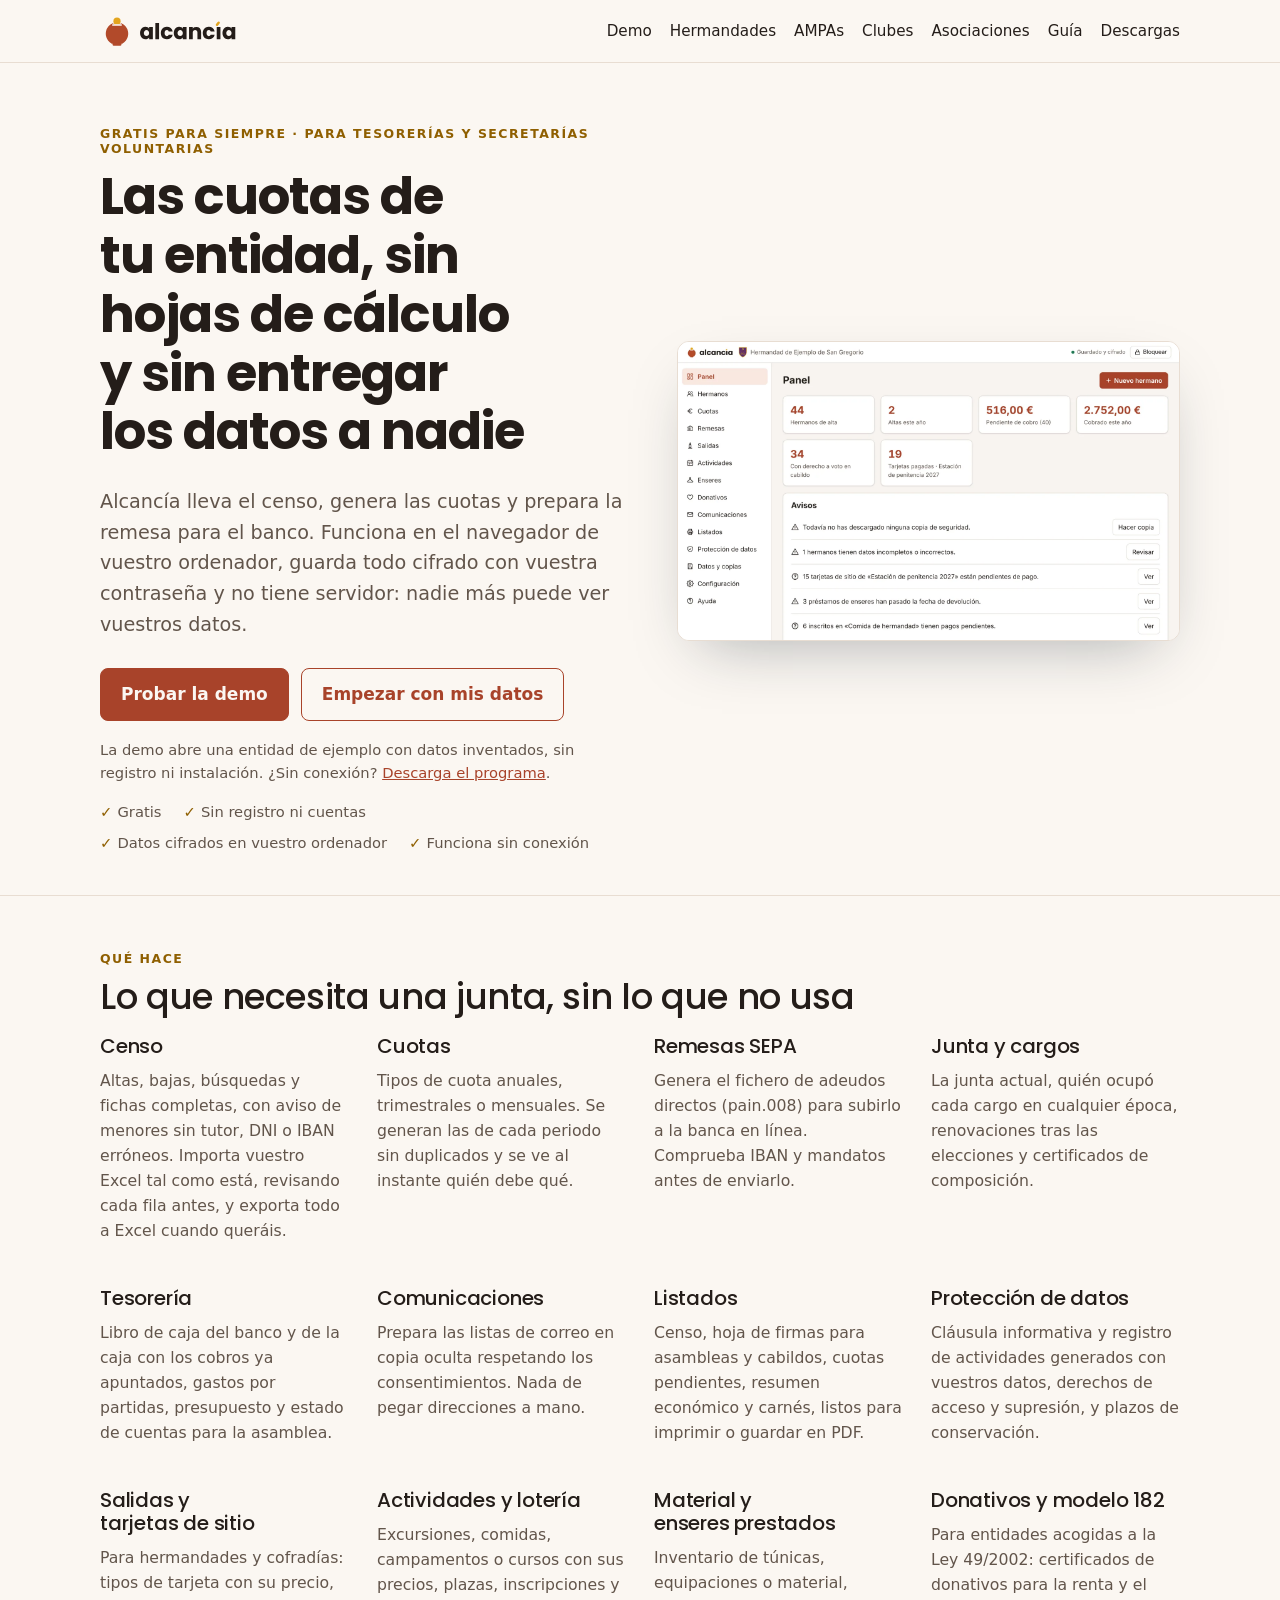
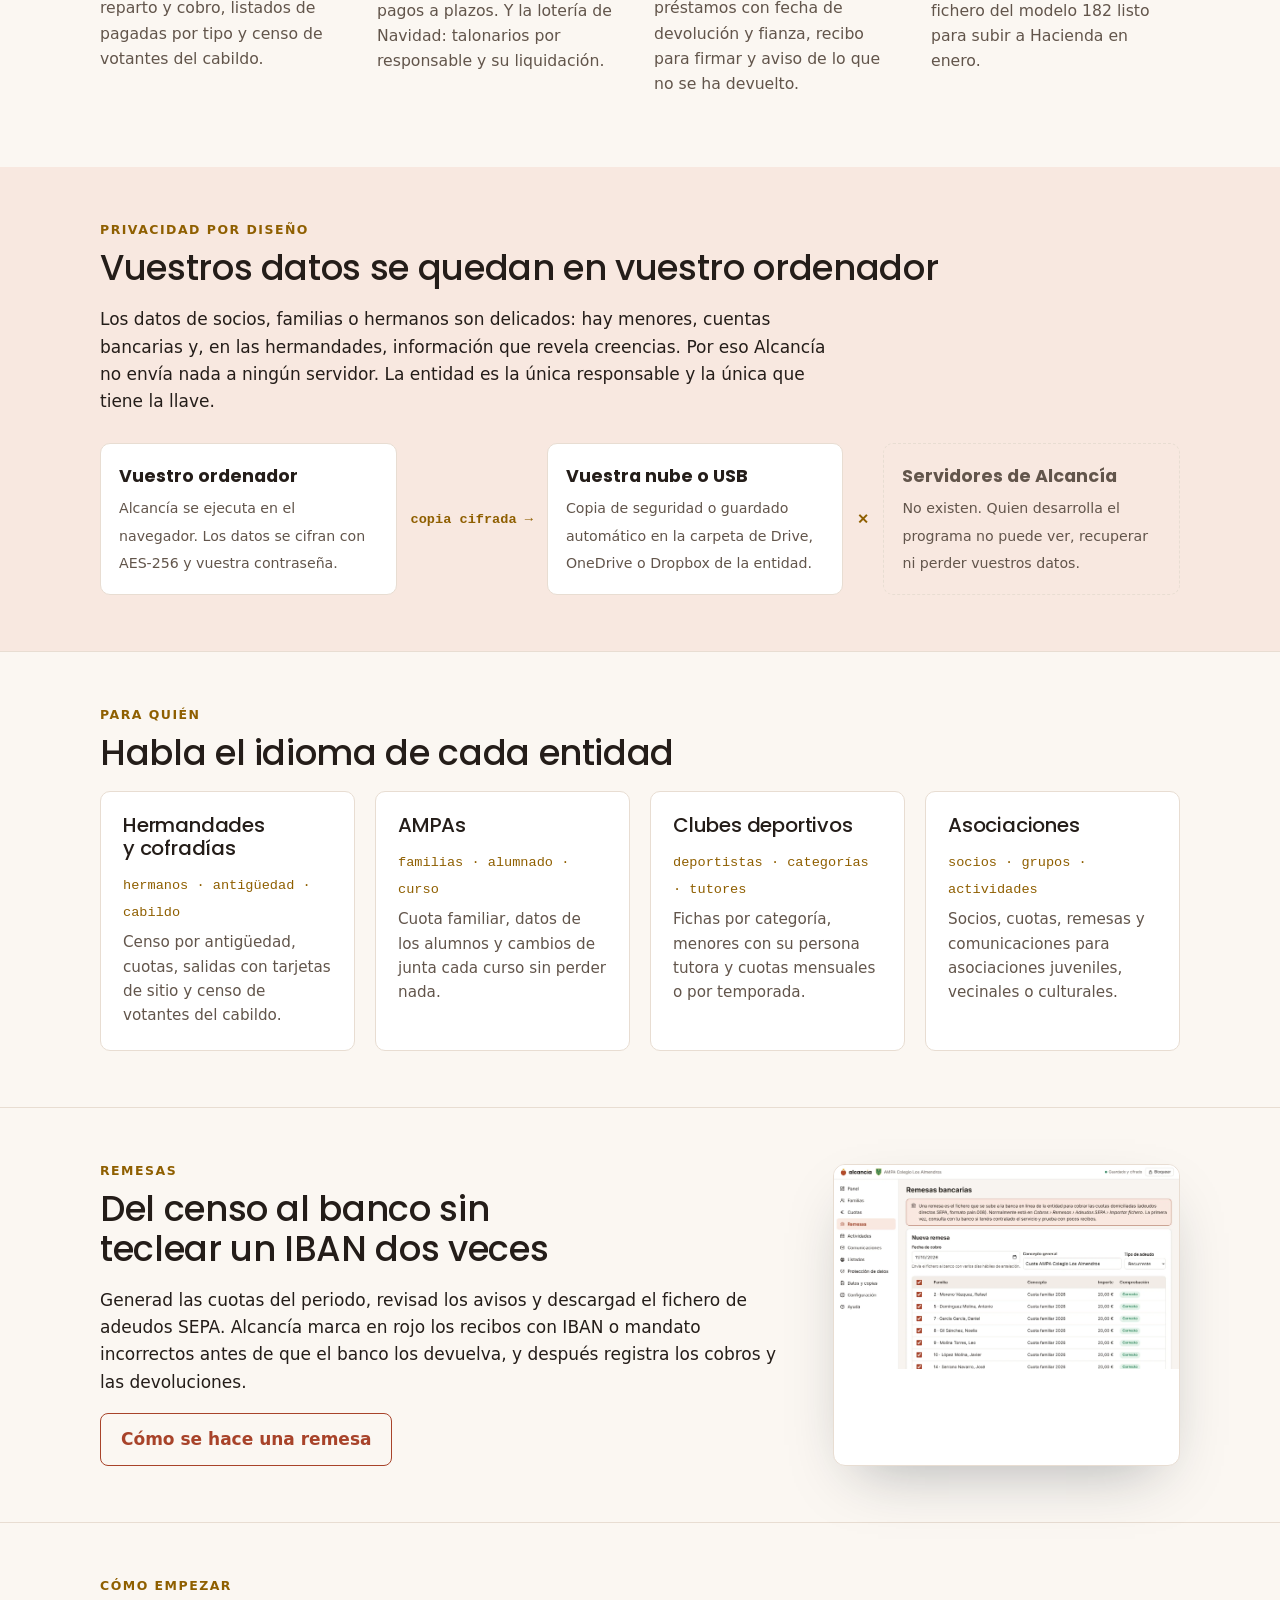
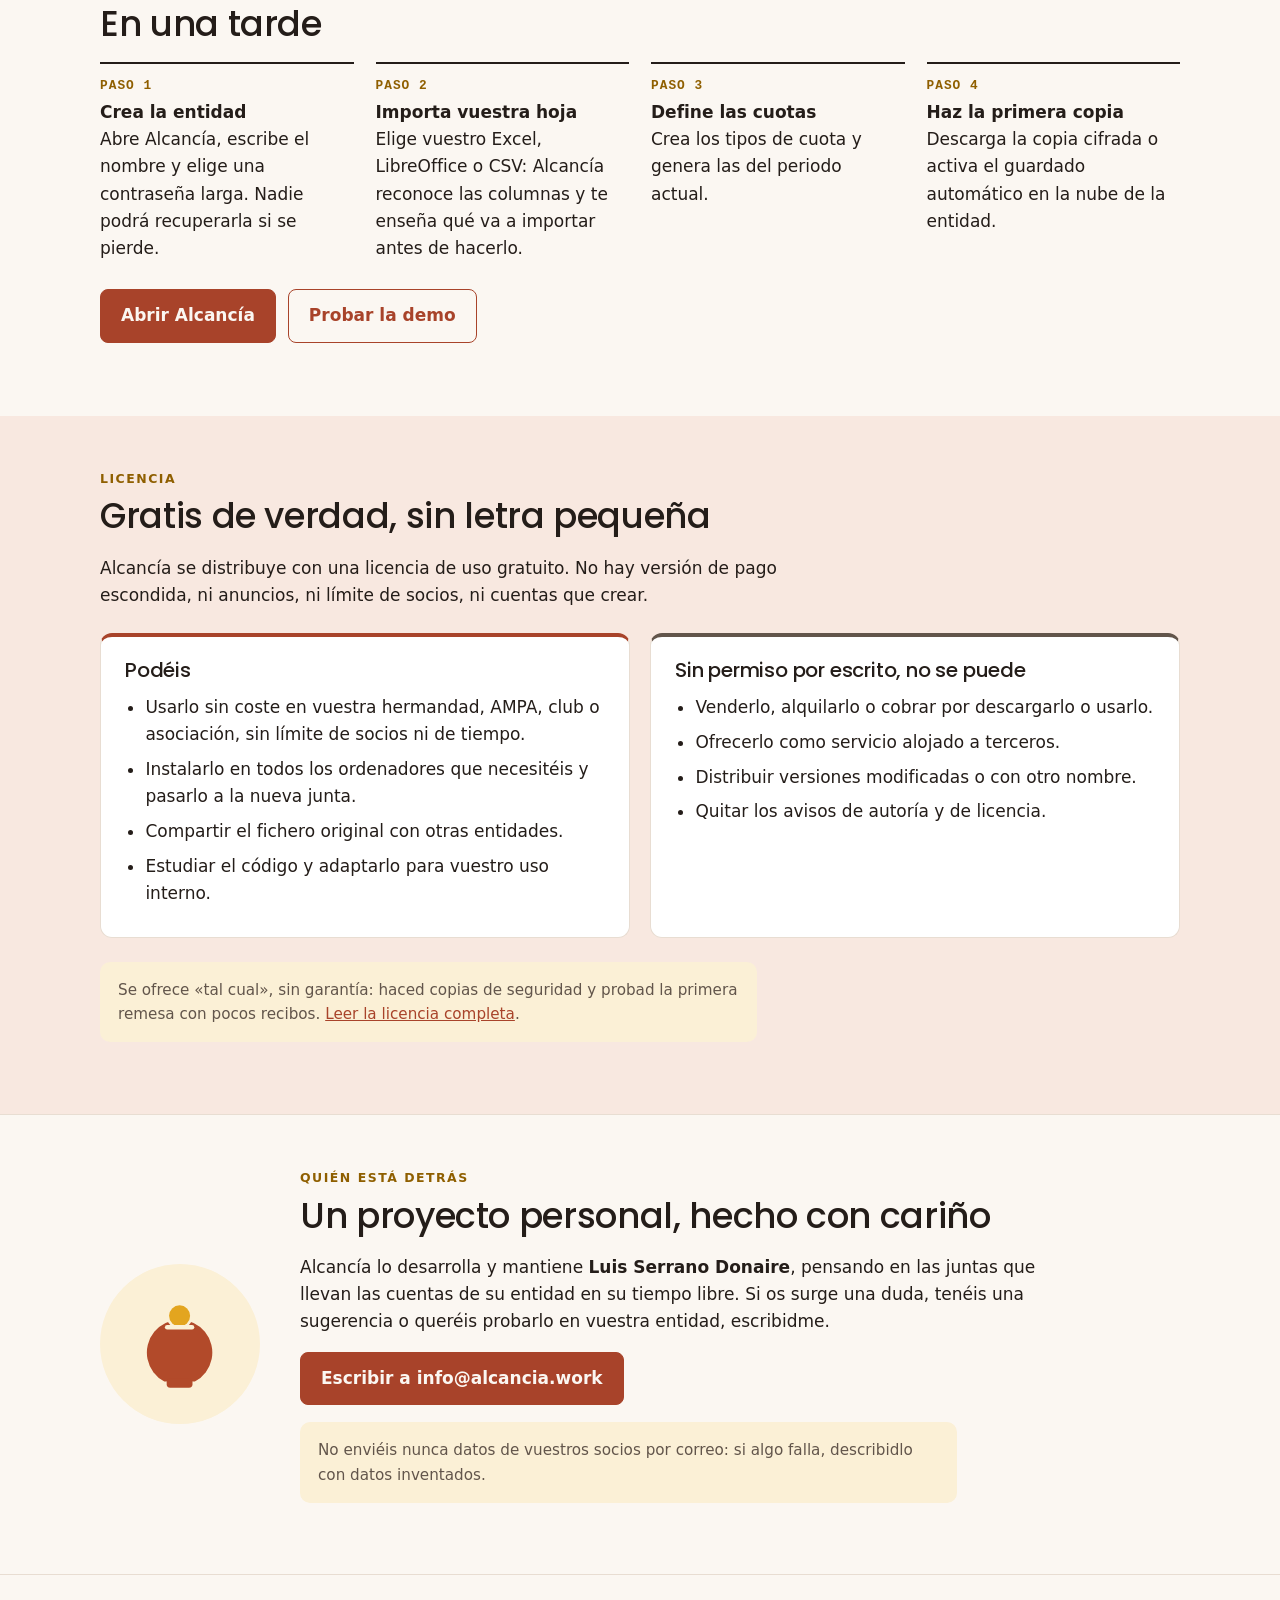
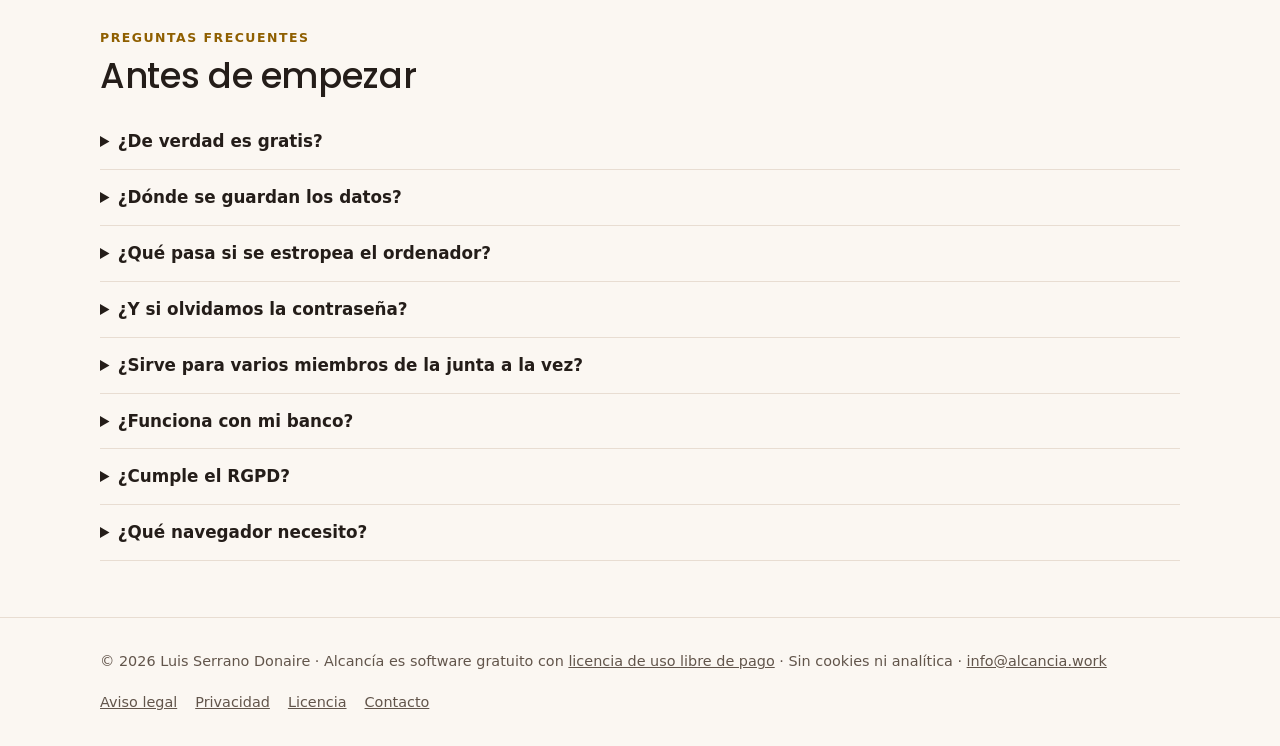
<file: index.html>
<!doctype html>
<html lang="es">
<head>
<meta charset="utf-8">
<meta name="viewport" content="width=device-width, initial-scale=1, viewport-fit=cover">
<title>Alcancía · Gestión de socios y cuotas</title>
<meta name="description" content="Alcancía: censo, cuotas, remesas SEPA y protección de datos para asociaciones, hermandades, AMPAs y clubes. Gratis, sin registro y con los datos en vuestro ordenador.">
<link rel="icon" href="data:image/svg+xml,%3Csvg xmlns=%22http://www.w3.org/2000/svg%22 viewBox=%220 0 100.0 100.0%22 width=%22100%22 height=%22100%22%3E%3Ctitle%3EAlcanc%C3%ADa%3C/title%3E%3Crect width=%22100%22 height=%22100%22 rx=%2222%22 fill=%22%23b24a2a%22/%3E%3Cg transform=%22translate%2815 15%29 scale%28.7%29%22%3E%3Cdefs%3E%3CclipPath id=%22ranura-a%22%3E%3Crect x=%220%22 y=%220%22 width=%22100%22 height=%2231%22/%3E%3C/clipPath%3E%3C/defs%3E%3Cpath fill=%22%23ffffff%22 d=%22M34.6 87.2A33 33 0 1 1 65.4 87.2Z%22/%3E%3Crect x=%2237%22 y=%2284.5%22 width=%2226%22 height=%229%22 rx=%223.5%22 fill=%22%23ffffff%22/%3E%3Cg clip-path=%22url%28%23ranura-a%29%22%3E%3Ccircle cx=%2250%22 cy=%2221%22 r=%2213.2%22 fill=%22%23b24a2a%22/%3E%3Ccircle cx=%2250%22 cy=%2221%22 r=%2210.6%22 fill=%22%23e3a51f%22/%3E%3C/g%3E%3Cpath d=%22M37.5 32.5H62.5%22 stroke=%22%23b24a2a%22 stroke-width=%224.6%22 stroke-linecap=%22round%22/%3E%3C/g%3E%3C/svg%3E">
<link rel="stylesheet" href="site.css">
</head>
<body>
<header class="cabecera"><div class="envoltorio"><a class="marca" href="index.html"><svg class="marca-logo" viewBox="0 0 405.9 100" role="img" aria-label="Alcancía" focusable="false"><defs><clipPath id="ranura-marca-logo"><rect x="0" y="0" width="100" height="31"/></clipPath></defs><path fill="var(--marca-barro,#b24a2a)" d="M34.6 87.2A33 33 0 1 1 65.4 87.2Z"/><rect x="37" y="84.5" width="26" height="9" rx="3.5" fill="var(--marca-barro,#b24a2a)"/><g clip-path="url(#ranura-marca-logo)"><circle cx="50" cy="21" r="13.2" fill="var(--marca-hueco,#fbf7f2)"/><circle cx="50" cy="21" r="10.6" fill="var(--marca-moneda,#e3a51f)"/></g><path d="M37.5 32.5H62.5" stroke="var(--marca-hueco,#fbf7f2)" stroke-width="4.6" stroke-linecap="round"/><path fill="var(--marca-tinta,#241d19)" d="M133.536 37.775999999999996Q137.312 37.775999999999996 140.16000000000003 39.312Q143.008 40.848 144.544 43.343999999999994V38.288H155.488V74.0H144.544V68.944Q142.944 71.44 140.096 72.976Q137.248 74.512 133.472 74.512Q129.12 74.512 125.536 72.24000000000001Q121.952 69.968 119.872 65.77600000000001Q117.792 61.584 117.792 56.08Q117.792 50.576 119.872 46.416Q121.952 42.256 125.536 40.016Q129.12 37.775999999999996 133.536 37.775999999999996ZM136.736 47.312Q133.472 47.312 131.2 49.647999999999996Q128.928 51.983999999999995 128.928 56.08Q128.928 60.176 131.2 62.576Q133.472 64.976 136.736 64.976Q140.0 64.976 142.272 62.608000000000004Q144.544 60.24 144.544 56.144Q144.544 52.048 142.272 49.68Q140.0 47.312 136.736 47.312ZM173.728 26.64V74.0H162.784V26.64ZM196.768 37.775999999999996Q203.488 37.775999999999996 208.0 41.296Q212.512 44.816 213.92000000000002 51.216H202.27200000000002Q200.8 47.120000000000005 196.57600000000002 47.120000000000005Q193.568 47.120000000000005 191.776 49.456Q189.984 51.792 189.984 56.144Q189.984 60.496 191.776 62.83200000000001Q193.568 65.168 196.57600000000002 65.168Q200.8 65.168 202.27200000000002 61.072H213.92000000000002Q212.512 67.344 207.96800000000002 70.928Q203.424 74.512 196.768 74.512Q191.52 74.512 187.45600000000002 72.27199999999999Q183.39200000000002 70.032 181.12 65.872Q178.848 61.712 178.848 56.144Q178.848 50.576 181.12 46.416Q183.39200000000002 42.256 187.45600000000002 40.016Q191.52 37.775999999999996 196.768 37.775999999999996ZM232.672 37.775999999999996Q236.448 37.775999999999996 239.296 39.312Q242.144 40.848 243.68 43.343999999999994V38.288H254.624V74.0H243.68V68.944Q242.07999999999998 71.44 239.23199999999997 72.976Q236.384 74.512 232.608 74.512Q228.256 74.512 224.672 72.24000000000001Q221.088 69.968 219.00799999999998 65.77600000000001Q216.928 61.584 216.928 56.08Q216.928 50.576 219.00799999999998 46.416Q221.088 42.256 224.672 40.016Q228.256 37.775999999999996 232.672 37.775999999999996ZM235.87199999999999 47.312Q232.608 47.312 230.336 49.647999999999996Q228.064 51.983999999999995 228.064 56.08Q228.064 60.176 230.336 62.576Q232.608 64.976 235.87199999999999 64.976Q239.136 64.976 241.40800000000002 62.608000000000004Q243.68 60.24 243.68 56.144Q243.68 52.048 241.40800000000002 49.68Q239.136 47.312 235.87199999999999 47.312ZM297.44 53.135999999999996V74.0H286.56V54.608000000000004Q286.56 51.024 284.704 49.04Q282.848 47.056 279.712 47.056Q276.576 47.056 274.72 49.04Q272.864 51.024 272.864 54.608000000000004V74.0H261.92V38.288H272.864V43.024Q274.528 40.656 277.34400000000005 39.28Q280.16 37.903999999999996 283.68 37.903999999999996Q289.952 37.903999999999996 293.696 41.967999999999996Q297.44 46.032 297.44 53.135999999999996ZM320.15999999999997 37.775999999999996Q326.88 37.775999999999996 331.392 41.296Q335.904 44.816 337.312 51.216H325.664Q324.192 47.120000000000005 319.96799999999996 47.120000000000005Q316.96 47.120000000000005 315.168 49.456Q313.376 51.792 313.376 56.144Q313.376 60.496 315.168 62.83200000000001Q316.96 65.168 319.96799999999996 65.168Q324.192 65.168 325.664 61.072H337.312Q335.904 67.344 331.36 70.928Q326.816 74.512 320.15999999999997 74.512Q314.912 74.512 310.84799999999996 72.27199999999999Q306.784 70.032 304.51199999999994 65.872Q302.23999999999995 61.712 302.23999999999995 56.144Q302.23999999999995 50.576 304.51199999999994 46.416Q306.784 42.256 310.84799999999996 40.016Q314.912 37.775999999999996 320.15999999999997 37.775999999999996Z M354.27200000000005 38.288V74.0H343.32800000000003V38.288Z M375.968 37.775999999999996Q379.744 37.775999999999996 382.592 39.312Q385.44 40.848 386.976 43.343999999999994V38.288H397.92V74.0H386.976V68.944Q385.37600000000003 71.44 382.528 72.976Q379.68 74.512 375.904 74.512Q371.552 74.512 367.968 72.24000000000001Q364.384 69.968 362.304 65.77600000000001Q360.224 61.584 360.224 56.08Q360.224 50.576 362.304 46.416Q364.384 42.256 367.968 40.016Q371.552 37.775999999999996 375.968 37.775999999999996ZM379.168 47.312Q375.904 47.312 373.632 49.647999999999996Q371.36 51.983999999999995 371.36 56.08Q371.36 60.176 373.632 62.576Q375.904 64.976 379.168 64.976Q382.432 64.976 384.704 62.608000000000004Q386.976 60.24 386.976 56.144Q386.976 52.048 384.704 49.68Q382.432 47.312 379.168 47.312Z"/><rect x="342.88" y="21.33" width="7.36" height="14.72" rx="3.68" fill="var(--marca-moneda,#e3a51f)" transform="rotate(40 346.56 28.69)"/></svg></a><nav aria-label="Principal"><a href="demo/">Demo</a><a href="hermandades.html">Hermandades</a><a href="ampas.html">AMPAs</a><a href="clubes.html">Clubes</a><a href="asociaciones.html">Asociaciones</a><a href="guia.html">Guía</a><a href="descargas.html">Descargas</a></nav></div></header>
<main>
<div class="envoltorio portada">
<div><p class="antetitulo">Gratis para siempre · Para tesorerías y secretarías voluntarias</p>
<h1>Las cuotas de tu entidad, sin hojas de cálculo y sin entregar los datos a nadie</h1>
<p class="entradilla">Alcancía lleva el censo, genera las cuotas y prepara la remesa para el banco. Funciona en el navegador de vuestro ordenador, guarda todo cifrado con vuestra contraseña y no tiene servidor: nadie más puede ver vuestros datos.</p>
<div class="acciones"><a class="boton lleno" href="demo/">Probar la demo</a><a class="boton" href="app/">Empezar con mis datos</a></div>
<p class="nota-demo">La demo abre una entidad de ejemplo con datos inventados, sin registro ni instalación. ¿Sin conexión? <a href="descargas.html">Descarga el programa</a>.</p>
<ul class="garantias"><li>Gratis</li><li>Sin registro ni cuentas</li><li>Datos cifrados en vuestro ordenador</li><li>Funciona sin conexión</li></ul></div>
<figure class="captura" style="margin:0"><img src="img/panel.webp" width="1600" height="950" alt="Panel de Alcancía con el número de hermanos de alta, las cuotas pendientes y los avisos de la hermandad de ejemplo"></figure>
</div>
<section class="seccion"><div class="envoltorio"><p class="antetitulo">Qué hace</p><h2>Lo que necesita una junta, sin lo que no usa</h2>
<div class="rejilla"><div class="funcion"><h3>Censo</h3><p>Altas, bajas, búsquedas y fichas completas, con aviso de menores sin tutor, DNI o IBAN erróneos. Importa vuestro Excel tal como está, revisando cada fila antes, y exporta todo a Excel cuando queráis.</p></div><div class="funcion"><h3>Cuotas</h3><p>Tipos de cuota anuales, trimestrales o mensuales. Se generan las de cada periodo sin duplicados y se ve al instante quién debe qué.</p></div><div class="funcion"><h3>Remesas SEPA</h3><p>Genera el fichero de adeudos directos (pain.008) para subirlo a la banca en línea. Comprueba IBAN y mandatos antes de enviarlo.</p></div><div class="funcion"><h3>Junta y cargos</h3><p>La junta actual, quién ocupó cada cargo en cualquier época, renovaciones tras las elecciones y certificados de composición.</p></div><div class="funcion"><h3>Tesorería</h3><p>Libro de caja del banco y de la caja con los cobros ya apuntados, gastos por partidas, presupuesto y estado de cuentas para la asamblea.</p></div><div class="funcion"><h3>Comunicaciones</h3><p>Prepara las listas de correo en copia oculta respetando los consentimientos. Nada de pegar direcciones a mano.</p></div><div class="funcion"><h3>Listados</h3><p>Censo, hoja de firmas para asambleas y cabildos, cuotas pendientes, resumen económico y carnés, listos para imprimir o guardar en PDF.</p></div><div class="funcion"><h3>Protección de datos</h3><p>Cláusula informativa y registro de actividades generados con vuestros datos, derechos de acceso y supresión, y plazos de conservación.</p></div><div class="funcion"><h3>Salidas y tarjetas de sitio</h3><p>Para hermandades y cofradías: tipos de tarjeta con su precio, reparto y cobro, listados de pagadas por tipo y censo de votantes del cabildo.</p></div><div class="funcion"><h3>Actividades y lotería</h3><p>Excursiones, comidas, campamentos o cursos con sus precios, plazas, inscripciones y pagos a plazos. Y la lotería de Navidad: talonarios por responsable y su liquidación.</p></div><div class="funcion"><h3>Material y enseres prestados</h3><p>Inventario de túnicas, equipaciones o material, préstamos con fecha de devolución y fianza, recibo para firmar y aviso de lo que no se ha devuelto.</p></div><div class="funcion"><h3>Donativos y modelo 182</h3><p>Para entidades acogidas a la Ley 49/2002: certificados de donativos para la renta y el fichero del modelo 182 listo para subir a Hacienda en enero.</p></div></div></div></section>
<section class="seccion tinte"><div class="envoltorio"><p class="antetitulo">Privacidad por diseño</p><h2>Vuestros datos se quedan en vuestro ordenador</h2>
<p>Los datos de socios, familias o hermanos son delicados: hay menores, cuentas bancarias y, en las hermandades, información que revela creencias. Por eso Alcancía no envía nada a ningún servidor. La entidad es la única responsable y la única que tiene la llave.</p>
<div class="esquema" aria-label="Esquema de dónde se guardan los datos">
<div class="nodo"><strong>Vuestro ordenador</strong><small>Alcancía se ejecuta en el navegador. Los datos se cifran con AES-256 y vuestra contraseña.</small></div>
<div class="flecha" aria-hidden="true">copia cifrada →</div>
<div class="nodo"><strong>Vuestra nube o USB</strong><small>Copia de seguridad o guardado automático en la carpeta de Drive, OneDrive o Dropbox de la entidad.</small></div>
<div class="flecha" aria-hidden="true">✕</div>
<div class="nodo tachado"><strong>Servidores de Alcancía</strong><small>No existen. Quien desarrolla el programa no puede ver, recuperar ni perder vuestros datos.</small></div>
</div></div></section>
<section class="seccion"><div class="envoltorio"><p class="antetitulo">Para quién</p><h2>Habla el idioma de cada entidad</h2>
<div class="perfiles"><a class="perfil" href="hermandades.html"><h3>Hermandades y cofradías</h3><span class="vocablos">hermanos · antigüedad · cabildo</span><p>Censo por antigüedad, cuotas, salidas con tarjetas de sitio y censo de votantes del cabildo.</p></a><a class="perfil" href="ampas.html"><h3>AMPAs</h3><span class="vocablos">familias · alumnado · curso</span><p>Cuota familiar, datos de los alumnos y cambios de junta cada curso sin perder nada.</p></a><a class="perfil" href="clubes.html"><h3>Clubes deportivos</h3><span class="vocablos">deportistas · categorías · tutores</span><p>Fichas por categoría, menores con su persona tutora y cuotas mensuales o por temporada.</p></a><a class="perfil" href="asociaciones.html"><h3>Asociaciones</h3><span class="vocablos">socios · grupos · actividades</span><p>Socios, cuotas, remesas y comunicaciones para asociaciones juveniles, vecinales o culturales.</p></a></div></div></section>
<section class="seccion"><div class="envoltorio ficha-perfil"><div><p class="antetitulo">Remesas</p><h2>Del censo al banco sin teclear un IBAN dos veces</h2>
<p>Generad las cuotas del periodo, revisad los avisos y descargad el fichero de adeudos SEPA. Alcancía marca en rojo los recibos con IBAN o mandato incorrectos antes de que el banco los devuelva, y después registra los cobros y las devoluciones.</p>
<a class="boton" href="guia.html#remesas">Cómo se hace una remesa</a></div>
<figure class="captura" style="margin:0"><img src="img/remesa.webp" width="1600" height="950" loading="lazy" alt="Pantalla de nueva remesa con los recibos seleccionados y uno marcado con IBAN no válido"></figure></div></section>
<section class="seccion"><div class="envoltorio"><p class="antetitulo">Cómo empezar</p><h2>En una tarde</h2>
<ol class="pasos"><li><strong>Crea la entidad</strong><br>Abre Alcancía, escribe el nombre y elige una contraseña larga. Nadie podrá recuperarla si se pierde.</li>
<li><strong>Importa vuestra hoja</strong><br>Elige vuestro Excel, LibreOffice o CSV: Alcancía reconoce las columnas y te enseña qué va a importar antes de hacerlo.</li>
<li><strong>Define las cuotas</strong><br>Crea los tipos de cuota y genera las del periodo actual.</li>
<li><strong>Haz la primera copia</strong><br>Descarga la copia cifrada o activa el guardado automático en la nube de la entidad.</li></ol>
<div class="acciones"><a class="boton lleno" href="app/">Abrir Alcancía</a><a class="boton" href="demo/">Probar la demo</a></div></div></section>
<section class="seccion tinte" id="licencia"><div class="envoltorio"><p class="antetitulo">Licencia</p><h2>Gratis de verdad, sin letra pequeña</h2>
<p>Alcancía se distribuye con una licencia de uso gratuito. No hay versión de pago escondida, ni anuncios, ni límite de socios, ni cuentas que crear.</p>
<div class="licencia-cols">
<div class="lic si"><h3>Podéis</h3><ul><li>Usarlo sin coste en vuestra hermandad, AMPA, club o asociación, sin límite de socios ni de tiempo.</li><li>Instalarlo en todos los ordenadores que necesitéis y pasarlo a la nueva junta.</li><li>Compartir el fichero original con otras entidades.</li><li>Estudiar el código y adaptarlo para vuestro uso interno.</li></ul></div>
<div class="lic no"><h3>Sin permiso por escrito, no se puede</h3><ul><li>Venderlo, alquilarlo o cobrar por descargarlo o usarlo.</li><li>Ofrecerlo como servicio alojado a terceros.</li><li>Distribuir versiones modificadas o con otro nombre.</li><li>Quitar los avisos de autoría y de licencia.</li></ul></div>
</div>
<p class="nota">Se ofrece «tal cual», sin garantía: haced copias de seguridad y probad la primera remesa con pocos recibos. <a href="licencia.html">Leer la licencia completa</a>.</p></div></section>
<section class="seccion"><div class="envoltorio autor"><div class="autor-marca"><svg class="autor-simbolo" viewBox="0 0 100 100" aria-hidden="true" focusable="false"><defs><clipPath id="ranura-autor-simbolo"><rect x="0" y="0" width="100" height="31"/></clipPath></defs><path fill="var(--marca-barro, #b24a2a)" d="M34.6 87.2A33 33 0 1 1 65.4 87.2Z"/><rect x="37" y="84.5" width="26" height="9" rx="3.5" fill="var(--marca-barro, #b24a2a)"/><g clip-path="url(#ranura-autor-simbolo)"><circle cx="50" cy="21" r="13.2" fill="var(--marca-hueco, #fbf7f2)"/><circle cx="50" cy="21" r="10.6" fill="var(--marca-moneda, #e3a51f)"/></g><path d="M37.5 32.5H62.5" stroke="var(--marca-hueco, #fbf7f2)" stroke-width="4.6" stroke-linecap="round"/></svg></div><div>
<p class="antetitulo">Quién está detrás</p><h2>Un proyecto personal, hecho con cariño</h2>
<p>Alcancía lo desarrolla y mantiene <strong>Luis Serrano Donaire</strong>, pensando en las juntas que llevan las cuentas de su entidad en su tiempo libre. Si os surge una duda, tenéis una sugerencia o queréis probarlo en vuestra entidad, escribidme.</p>
<p class="contacto-autor"><a class="boton lleno" href="mailto:info@alcancia.work">Escribir a info@alcancia.work</a></p>
<p class="nota">No enviéis nunca datos de vuestros socios por correo: si algo falla, describidlo con datos inventados.</p></div></div></section>
<section class="seccion"><div class="envoltorio"><p class="antetitulo">Preguntas frecuentes</p><h2>Antes de empezar</h2>
<details><summary>¿De verdad es gratis?</summary><p>Sí. La versión que funciona en vuestro ordenador es gratuita para entidades sin ánimo de lucro. Si en el futuro hay una versión en la nube para varias personas de la junta, será opcional.</p></details><details><summary>¿Dónde se guardan los datos?</summary><p>En el navegador del ordenador donde trabajáis, cifrados con vuestra contraseña. Además podéis descargar copias cifradas o activar el guardado automático en un fichero dentro de la nube de la entidad.</p></details><details><summary>¿Qué pasa si se estropea el ordenador?</summary><p>Abrís la última copia en otro ordenador con la misma contraseña. Por eso el programa os recuerda hacer copia cada semana.</p></details><details><summary>¿Y si olvidamos la contraseña?</summary><p>Al crear la entidad, el programa genera una llave de recuperación para imprimir y guardar en un sobre cerrado. Con ella se abren los datos y se pone una contraseña nueva. Sin contraseña ni llave nadie puede leer los datos, tampoco quien desarrolla el programa: guardad la llave lejos del ordenador.</p></details><details><summary>¿Sirve para varios miembros de la junta a la vez?</summary><p>Cada persona trabaja con su copia; para compartir, se entrega la copia cifrada. Si preferís sincronizar, activad el guardado automático en una carpeta compartida y trabajad por turnos.</p></details><details><summary>¿Funciona con mi banco?</summary><p>El fichero de remesas sigue el estándar europeo de adeudos directos SEPA (pain.008.001.02) que aceptan los bancos españoles. La primera vez, comprobad con vuestra oficina que tenéis contratado el servicio de adeudos y probad con pocos recibos.</p></details><details><summary>¿Cumple el RGPD?</summary><p>Alcancía os ayuda a cumplirlo: cifra los datos, no los cede a nadie, genera la cláusula informativa y el registro de actividades y permite atender los derechos de acceso y supresión. La responsable del tratamiento es siempre la entidad; en Descargas tenéis un kit de plantillas.</p></details><details><summary>¿Qué navegador necesito?</summary><p>Chrome o Edge actualizados, en Windows, macOS o Linux. Firefox y Safari funcionan, pero no permiten el guardado automático en un fichero.</p></details></div></section>
</main>
<footer class="pie"><div class="envoltorio"><span>© 2026 Luis Serrano Donaire · Alcancía es software gratuito con <a href="licencia.html">licencia de uso libre de pago</a> · Sin cookies ni analítica · <a href="mailto:info@alcancia.work">info@alcancia.work</a></span>
<nav aria-label="Legal"><a href="aviso-legal.html">Aviso legal</a><a href="privacidad.html">Privacidad</a><a href="licencia.html">Licencia</a><a href="guia.html#contacto">Contacto</a></nav></div></footer>
</body>
</html>
</file>
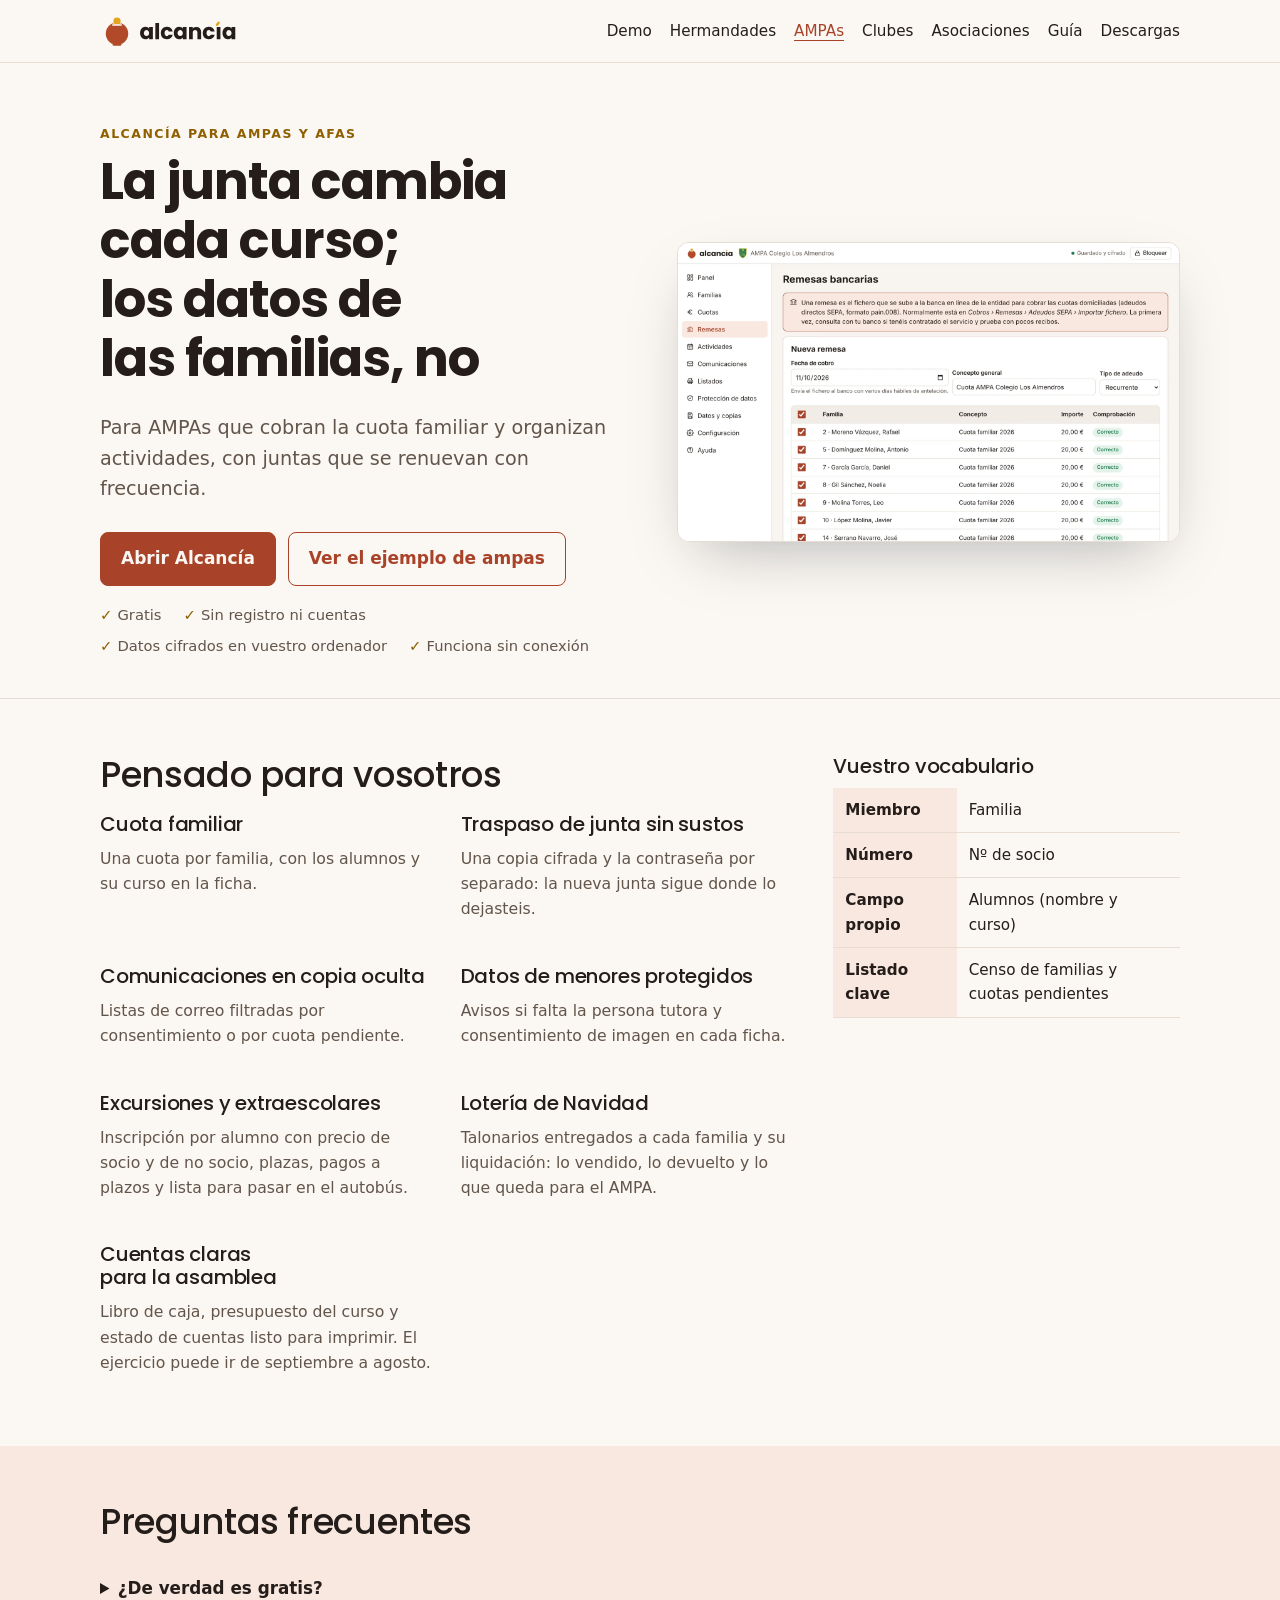
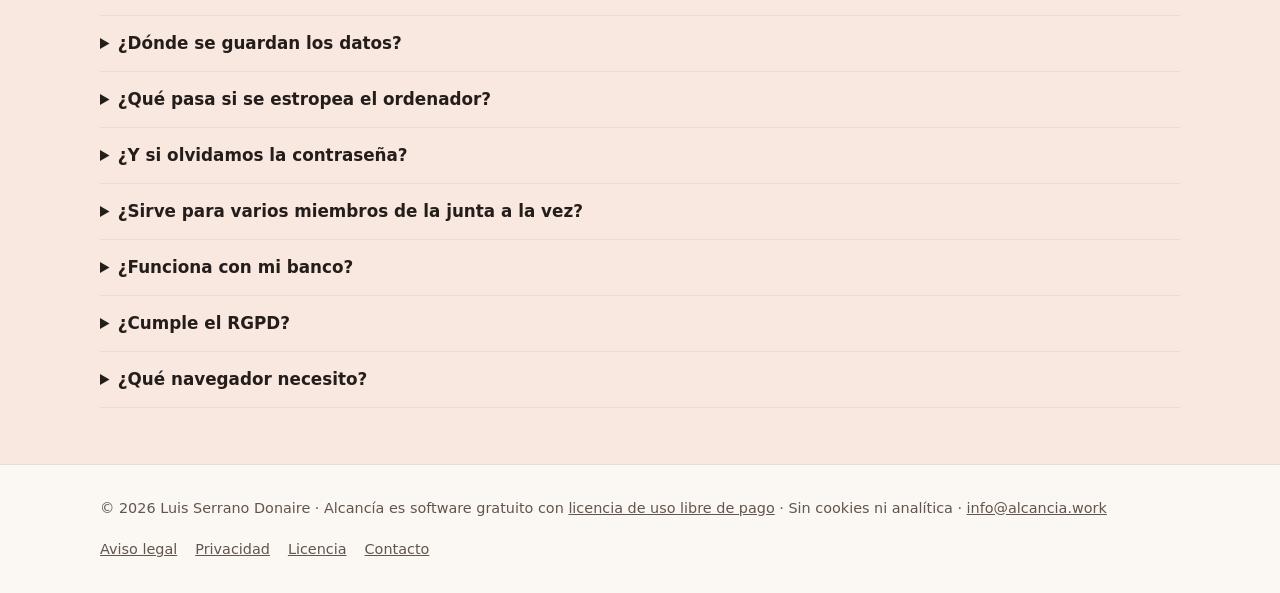
<file: ampas.html>
<!doctype html>
<html lang="es">
<head>
<meta charset="utf-8">
<meta name="viewport" content="width=device-width, initial-scale=1, viewport-fit=cover">
<title>Alcancía para ampas y afas</title>
<meta name="description" content="Alcancía: La junta cambia cada curso; los datos de las familias, no. Gratis, sin registro y con los datos cifrados en vuestro ordenador.">
<link rel="icon" href="data:image/svg+xml,%3Csvg xmlns=%22http://www.w3.org/2000/svg%22 viewBox=%220 0 100.0 100.0%22 width=%22100%22 height=%22100%22%3E%3Ctitle%3EAlcanc%C3%ADa%3C/title%3E%3Crect width=%22100%22 height=%22100%22 rx=%2222%22 fill=%22%23b24a2a%22/%3E%3Cg transform=%22translate%2815 15%29 scale%28.7%29%22%3E%3Cdefs%3E%3CclipPath id=%22ranura-a%22%3E%3Crect x=%220%22 y=%220%22 width=%22100%22 height=%2231%22/%3E%3C/clipPath%3E%3C/defs%3E%3Cpath fill=%22%23ffffff%22 d=%22M34.6 87.2A33 33 0 1 1 65.4 87.2Z%22/%3E%3Crect x=%2237%22 y=%2284.5%22 width=%2226%22 height=%229%22 rx=%223.5%22 fill=%22%23ffffff%22/%3E%3Cg clip-path=%22url%28%23ranura-a%29%22%3E%3Ccircle cx=%2250%22 cy=%2221%22 r=%2213.2%22 fill=%22%23b24a2a%22/%3E%3Ccircle cx=%2250%22 cy=%2221%22 r=%2210.6%22 fill=%22%23e3a51f%22/%3E%3C/g%3E%3Cpath d=%22M37.5 32.5H62.5%22 stroke=%22%23b24a2a%22 stroke-width=%224.6%22 stroke-linecap=%22round%22/%3E%3C/g%3E%3C/svg%3E">
<link rel="stylesheet" href="site.css">
</head>
<body>
<header class="cabecera"><div class="envoltorio"><a class="marca" href="index.html"><svg class="marca-logo" viewBox="0 0 405.9 100" role="img" aria-label="Alcancía" focusable="false"><defs><clipPath id="ranura-marca-logo"><rect x="0" y="0" width="100" height="31"/></clipPath></defs><path fill="var(--marca-barro,#b24a2a)" d="M34.6 87.2A33 33 0 1 1 65.4 87.2Z"/><rect x="37" y="84.5" width="26" height="9" rx="3.5" fill="var(--marca-barro,#b24a2a)"/><g clip-path="url(#ranura-marca-logo)"><circle cx="50" cy="21" r="13.2" fill="var(--marca-hueco,#fbf7f2)"/><circle cx="50" cy="21" r="10.6" fill="var(--marca-moneda,#e3a51f)"/></g><path d="M37.5 32.5H62.5" stroke="var(--marca-hueco,#fbf7f2)" stroke-width="4.6" stroke-linecap="round"/><path fill="var(--marca-tinta,#241d19)" d="M133.536 37.775999999999996Q137.312 37.775999999999996 140.16000000000003 39.312Q143.008 40.848 144.544 43.343999999999994V38.288H155.488V74.0H144.544V68.944Q142.944 71.44 140.096 72.976Q137.248 74.512 133.472 74.512Q129.12 74.512 125.536 72.24000000000001Q121.952 69.968 119.872 65.77600000000001Q117.792 61.584 117.792 56.08Q117.792 50.576 119.872 46.416Q121.952 42.256 125.536 40.016Q129.12 37.775999999999996 133.536 37.775999999999996ZM136.736 47.312Q133.472 47.312 131.2 49.647999999999996Q128.928 51.983999999999995 128.928 56.08Q128.928 60.176 131.2 62.576Q133.472 64.976 136.736 64.976Q140.0 64.976 142.272 62.608000000000004Q144.544 60.24 144.544 56.144Q144.544 52.048 142.272 49.68Q140.0 47.312 136.736 47.312ZM173.728 26.64V74.0H162.784V26.64ZM196.768 37.775999999999996Q203.488 37.775999999999996 208.0 41.296Q212.512 44.816 213.92000000000002 51.216H202.27200000000002Q200.8 47.120000000000005 196.57600000000002 47.120000000000005Q193.568 47.120000000000005 191.776 49.456Q189.984 51.792 189.984 56.144Q189.984 60.496 191.776 62.83200000000001Q193.568 65.168 196.57600000000002 65.168Q200.8 65.168 202.27200000000002 61.072H213.92000000000002Q212.512 67.344 207.96800000000002 70.928Q203.424 74.512 196.768 74.512Q191.52 74.512 187.45600000000002 72.27199999999999Q183.39200000000002 70.032 181.12 65.872Q178.848 61.712 178.848 56.144Q178.848 50.576 181.12 46.416Q183.39200000000002 42.256 187.45600000000002 40.016Q191.52 37.775999999999996 196.768 37.775999999999996ZM232.672 37.775999999999996Q236.448 37.775999999999996 239.296 39.312Q242.144 40.848 243.68 43.343999999999994V38.288H254.624V74.0H243.68V68.944Q242.07999999999998 71.44 239.23199999999997 72.976Q236.384 74.512 232.608 74.512Q228.256 74.512 224.672 72.24000000000001Q221.088 69.968 219.00799999999998 65.77600000000001Q216.928 61.584 216.928 56.08Q216.928 50.576 219.00799999999998 46.416Q221.088 42.256 224.672 40.016Q228.256 37.775999999999996 232.672 37.775999999999996ZM235.87199999999999 47.312Q232.608 47.312 230.336 49.647999999999996Q228.064 51.983999999999995 228.064 56.08Q228.064 60.176 230.336 62.576Q232.608 64.976 235.87199999999999 64.976Q239.136 64.976 241.40800000000002 62.608000000000004Q243.68 60.24 243.68 56.144Q243.68 52.048 241.40800000000002 49.68Q239.136 47.312 235.87199999999999 47.312ZM297.44 53.135999999999996V74.0H286.56V54.608000000000004Q286.56 51.024 284.704 49.04Q282.848 47.056 279.712 47.056Q276.576 47.056 274.72 49.04Q272.864 51.024 272.864 54.608000000000004V74.0H261.92V38.288H272.864V43.024Q274.528 40.656 277.34400000000005 39.28Q280.16 37.903999999999996 283.68 37.903999999999996Q289.952 37.903999999999996 293.696 41.967999999999996Q297.44 46.032 297.44 53.135999999999996ZM320.15999999999997 37.775999999999996Q326.88 37.775999999999996 331.392 41.296Q335.904 44.816 337.312 51.216H325.664Q324.192 47.120000000000005 319.96799999999996 47.120000000000005Q316.96 47.120000000000005 315.168 49.456Q313.376 51.792 313.376 56.144Q313.376 60.496 315.168 62.83200000000001Q316.96 65.168 319.96799999999996 65.168Q324.192 65.168 325.664 61.072H337.312Q335.904 67.344 331.36 70.928Q326.816 74.512 320.15999999999997 74.512Q314.912 74.512 310.84799999999996 72.27199999999999Q306.784 70.032 304.51199999999994 65.872Q302.23999999999995 61.712 302.23999999999995 56.144Q302.23999999999995 50.576 304.51199999999994 46.416Q306.784 42.256 310.84799999999996 40.016Q314.912 37.775999999999996 320.15999999999997 37.775999999999996Z M354.27200000000005 38.288V74.0H343.32800000000003V38.288Z M375.968 37.775999999999996Q379.744 37.775999999999996 382.592 39.312Q385.44 40.848 386.976 43.343999999999994V38.288H397.92V74.0H386.976V68.944Q385.37600000000003 71.44 382.528 72.976Q379.68 74.512 375.904 74.512Q371.552 74.512 367.968 72.24000000000001Q364.384 69.968 362.304 65.77600000000001Q360.224 61.584 360.224 56.08Q360.224 50.576 362.304 46.416Q364.384 42.256 367.968 40.016Q371.552 37.775999999999996 375.968 37.775999999999996ZM379.168 47.312Q375.904 47.312 373.632 49.647999999999996Q371.36 51.983999999999995 371.36 56.08Q371.36 60.176 373.632 62.576Q375.904 64.976 379.168 64.976Q382.432 64.976 384.704 62.608000000000004Q386.976 60.24 386.976 56.144Q386.976 52.048 384.704 49.68Q382.432 47.312 379.168 47.312Z"/><rect x="342.88" y="21.33" width="7.36" height="14.72" rx="3.68" fill="var(--marca-moneda,#e3a51f)" transform="rotate(40 346.56 28.69)"/></svg></a><nav aria-label="Principal"><a href="demo/">Demo</a><a href="hermandades.html">Hermandades</a><a href="ampas.html" aria-current="page">AMPAs</a><a href="clubes.html">Clubes</a><a href="asociaciones.html">Asociaciones</a><a href="guia.html">Guía</a><a href="descargas.html">Descargas</a></nav></div></header>
<main>
<div class="envoltorio portada"><div><p class="antetitulo">Alcancía para ampas y afas</p><h1>La junta cambia cada curso; los datos de las familias, no</h1><p class="entradilla">Para AMPAs que cobran la cuota familiar y organizan actividades, con juntas que se renuevan con frecuencia.</p>
<div class="acciones"><a class="boton lleno" href="app/">Abrir Alcancía</a><a class="boton" href="demo/?perfil=ampa">Ver el ejemplo de ampas</a></div><ul class="garantias"><li>Gratis</li><li>Sin registro ni cuentas</li><li>Datos cifrados en vuestro ordenador</li><li>Funciona sin conexión</li></ul></div>
<figure class="captura" style="margin:0"><img src="img/remesa.webp" width="1600" height="950" alt="Pantalla de Alcancía"></figure></div>
<section class="seccion"><div class="envoltorio ficha-perfil"><div><h2>Pensado para vosotros</h2><div class="rejilla"><div class="funcion"><h3>Cuota familiar</h3><p>Una cuota por familia, con los alumnos y su curso en la ficha.</p></div><div class="funcion"><h3>Traspaso de junta sin sustos</h3><p>Una copia cifrada y la contraseña por separado: la nueva junta sigue donde lo dejasteis.</p></div><div class="funcion"><h3>Comunicaciones en copia oculta</h3><p>Listas de correo filtradas por consentimiento o por cuota pendiente.</p></div><div class="funcion"><h3>Datos de menores protegidos</h3><p>Avisos si falta la persona tutora y consentimiento de imagen en cada ficha.</p></div><div class="funcion"><h3>Excursiones y extraescolares</h3><p>Inscripción por alumno con precio de socio y de no socio, plazas, pagos a plazos y lista para pasar en el autobús.</p></div><div class="funcion"><h3>Lotería de Navidad</h3><p>Talonarios entregados a cada familia y su liquidación: lo vendido, lo devuelto y lo que queda para el AMPA.</p></div><div class="funcion"><h3>Cuentas claras para la asamblea</h3><p>Libro de caja, presupuesto del curso y estado de cuentas listo para imprimir. El ejercicio puede ir de septiembre a agosto.</p></div></div></div>
<aside><h3>Vuestro vocabulario</h3><div class="tabla"><table><tbody><tr><th scope="row">Miembro</th><td>Familia</td></tr><tr><th scope="row">Número</th><td>Nº de socio</td></tr><tr><th scope="row">Campo propio</th><td>Alumnos (nombre y curso)</td></tr><tr><th scope="row">Listado clave</th><td>Censo de familias y cuotas pendientes</td></tr></tbody></table></div>
</aside></div></section>
<section class="seccion tinte"><div class="envoltorio"><h2>Preguntas frecuentes</h2><details><summary>¿De verdad es gratis?</summary><p>Sí. La versión que funciona en vuestro ordenador es gratuita para entidades sin ánimo de lucro. Si en el futuro hay una versión en la nube para varias personas de la junta, será opcional.</p></details><details><summary>¿Dónde se guardan los datos?</summary><p>En el navegador del ordenador donde trabajáis, cifrados con vuestra contraseña. Además podéis descargar copias cifradas o activar el guardado automático en un fichero dentro de la nube de la entidad.</p></details><details><summary>¿Qué pasa si se estropea el ordenador?</summary><p>Abrís la última copia en otro ordenador con la misma contraseña. Por eso el programa os recuerda hacer copia cada semana.</p></details><details><summary>¿Y si olvidamos la contraseña?</summary><p>Al crear la entidad, el programa genera una llave de recuperación para imprimir y guardar en un sobre cerrado. Con ella se abren los datos y se pone una contraseña nueva. Sin contraseña ni llave nadie puede leer los datos, tampoco quien desarrolla el programa: guardad la llave lejos del ordenador.</p></details><details><summary>¿Sirve para varios miembros de la junta a la vez?</summary><p>Cada persona trabaja con su copia; para compartir, se entrega la copia cifrada. Si preferís sincronizar, activad el guardado automático en una carpeta compartida y trabajad por turnos.</p></details><details><summary>¿Funciona con mi banco?</summary><p>El fichero de remesas sigue el estándar europeo de adeudos directos SEPA (pain.008.001.02) que aceptan los bancos españoles. La primera vez, comprobad con vuestra oficina que tenéis contratado el servicio de adeudos y probad con pocos recibos.</p></details><details><summary>¿Cumple el RGPD?</summary><p>Alcancía os ayuda a cumplirlo: cifra los datos, no los cede a nadie, genera la cláusula informativa y el registro de actividades y permite atender los derechos de acceso y supresión. La responsable del tratamiento es siempre la entidad; en Descargas tenéis un kit de plantillas.</p></details><details><summary>¿Qué navegador necesito?</summary><p>Chrome o Edge actualizados, en Windows, macOS o Linux. Firefox y Safari funcionan, pero no permiten el guardado automático en un fichero.</p></details></div></section>
</main>
<footer class="pie"><div class="envoltorio"><span>© 2026 Luis Serrano Donaire · Alcancía es software gratuito con <a href="licencia.html">licencia de uso libre de pago</a> · Sin cookies ni analítica · <a href="mailto:info@alcancia.work">info@alcancia.work</a></span>
<nav aria-label="Legal"><a href="aviso-legal.html">Aviso legal</a><a href="privacidad.html">Privacidad</a><a href="licencia.html">Licencia</a><a href="guia.html#contacto">Contacto</a></nav></div></footer>
</body>
</html>
</file>
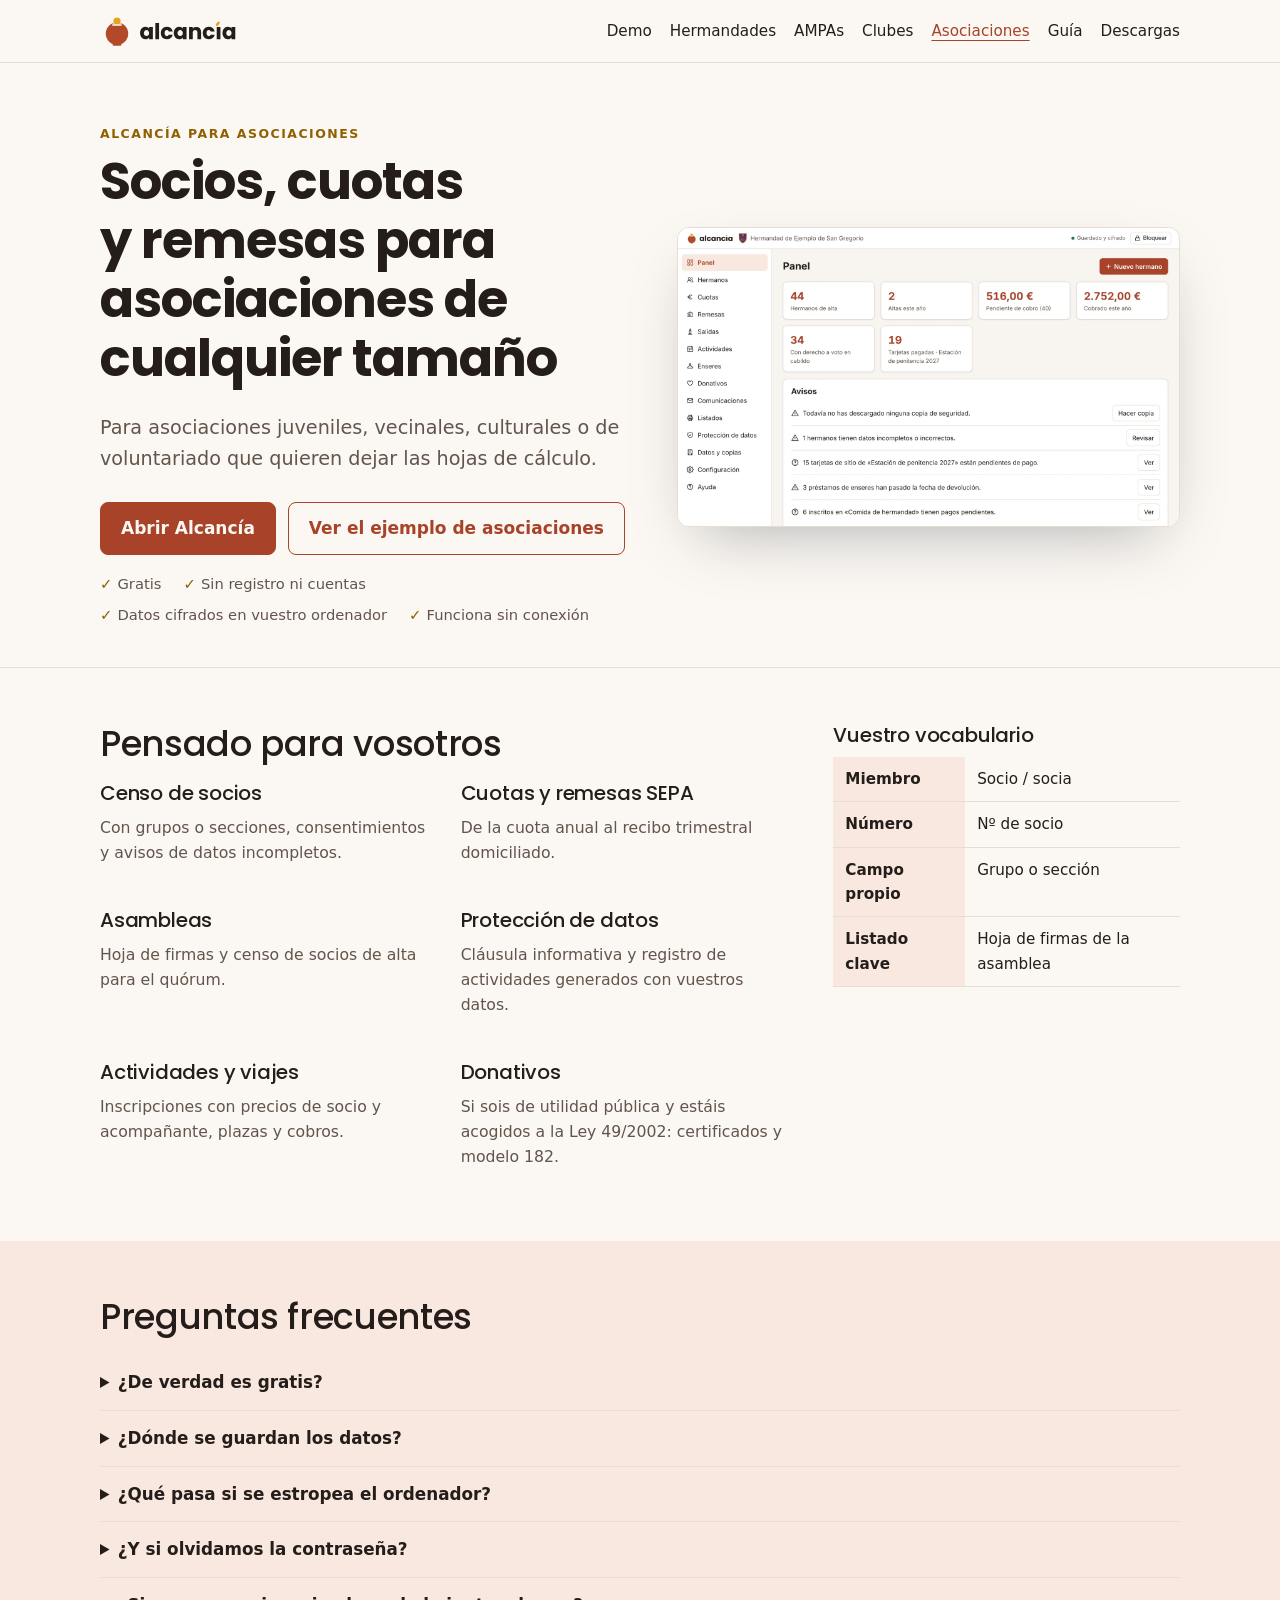
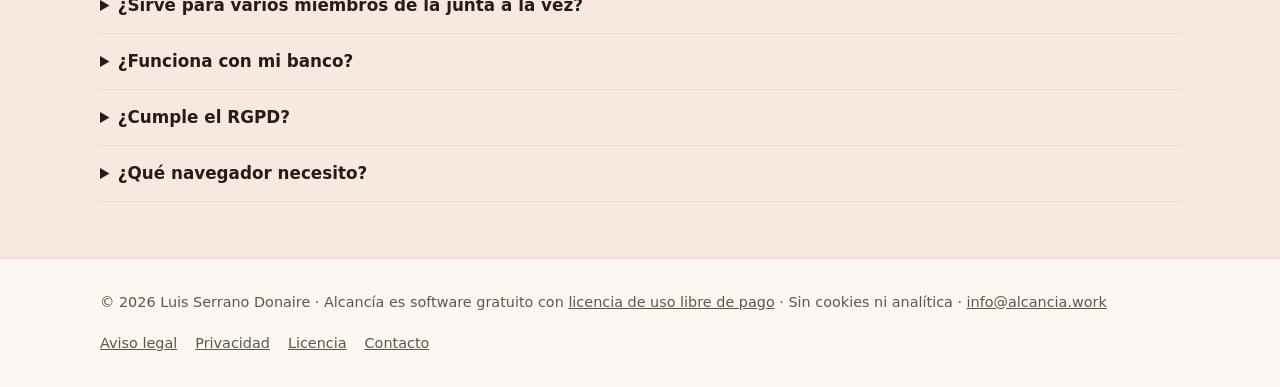
<file: asociaciones.html>
<!doctype html>
<html lang="es">
<head>
<meta charset="utf-8">
<meta name="viewport" content="width=device-width, initial-scale=1, viewport-fit=cover">
<title>Alcancía para asociaciones</title>
<meta name="description" content="Alcancía: Socios, cuotas y remesas para asociaciones de cualquier tamaño. Gratis, sin registro y con los datos cifrados en vuestro ordenador.">
<link rel="icon" href="data:image/svg+xml,%3Csvg xmlns=%22http://www.w3.org/2000/svg%22 viewBox=%220 0 100.0 100.0%22 width=%22100%22 height=%22100%22%3E%3Ctitle%3EAlcanc%C3%ADa%3C/title%3E%3Crect width=%22100%22 height=%22100%22 rx=%2222%22 fill=%22%23b24a2a%22/%3E%3Cg transform=%22translate%2815 15%29 scale%28.7%29%22%3E%3Cdefs%3E%3CclipPath id=%22ranura-a%22%3E%3Crect x=%220%22 y=%220%22 width=%22100%22 height=%2231%22/%3E%3C/clipPath%3E%3C/defs%3E%3Cpath fill=%22%23ffffff%22 d=%22M34.6 87.2A33 33 0 1 1 65.4 87.2Z%22/%3E%3Crect x=%2237%22 y=%2284.5%22 width=%2226%22 height=%229%22 rx=%223.5%22 fill=%22%23ffffff%22/%3E%3Cg clip-path=%22url%28%23ranura-a%29%22%3E%3Ccircle cx=%2250%22 cy=%2221%22 r=%2213.2%22 fill=%22%23b24a2a%22/%3E%3Ccircle cx=%2250%22 cy=%2221%22 r=%2210.6%22 fill=%22%23e3a51f%22/%3E%3C/g%3E%3Cpath d=%22M37.5 32.5H62.5%22 stroke=%22%23b24a2a%22 stroke-width=%224.6%22 stroke-linecap=%22round%22/%3E%3C/g%3E%3C/svg%3E">
<link rel="stylesheet" href="site.css">
</head>
<body>
<header class="cabecera"><div class="envoltorio"><a class="marca" href="index.html"><svg class="marca-logo" viewBox="0 0 405.9 100" role="img" aria-label="Alcancía" focusable="false"><defs><clipPath id="ranura-marca-logo"><rect x="0" y="0" width="100" height="31"/></clipPath></defs><path fill="var(--marca-barro,#b24a2a)" d="M34.6 87.2A33 33 0 1 1 65.4 87.2Z"/><rect x="37" y="84.5" width="26" height="9" rx="3.5" fill="var(--marca-barro,#b24a2a)"/><g clip-path="url(#ranura-marca-logo)"><circle cx="50" cy="21" r="13.2" fill="var(--marca-hueco,#fbf7f2)"/><circle cx="50" cy="21" r="10.6" fill="var(--marca-moneda,#e3a51f)"/></g><path d="M37.5 32.5H62.5" stroke="var(--marca-hueco,#fbf7f2)" stroke-width="4.6" stroke-linecap="round"/><path fill="var(--marca-tinta,#241d19)" d="M133.536 37.775999999999996Q137.312 37.775999999999996 140.16000000000003 39.312Q143.008 40.848 144.544 43.343999999999994V38.288H155.488V74.0H144.544V68.944Q142.944 71.44 140.096 72.976Q137.248 74.512 133.472 74.512Q129.12 74.512 125.536 72.24000000000001Q121.952 69.968 119.872 65.77600000000001Q117.792 61.584 117.792 56.08Q117.792 50.576 119.872 46.416Q121.952 42.256 125.536 40.016Q129.12 37.775999999999996 133.536 37.775999999999996ZM136.736 47.312Q133.472 47.312 131.2 49.647999999999996Q128.928 51.983999999999995 128.928 56.08Q128.928 60.176 131.2 62.576Q133.472 64.976 136.736 64.976Q140.0 64.976 142.272 62.608000000000004Q144.544 60.24 144.544 56.144Q144.544 52.048 142.272 49.68Q140.0 47.312 136.736 47.312ZM173.728 26.64V74.0H162.784V26.64ZM196.768 37.775999999999996Q203.488 37.775999999999996 208.0 41.296Q212.512 44.816 213.92000000000002 51.216H202.27200000000002Q200.8 47.120000000000005 196.57600000000002 47.120000000000005Q193.568 47.120000000000005 191.776 49.456Q189.984 51.792 189.984 56.144Q189.984 60.496 191.776 62.83200000000001Q193.568 65.168 196.57600000000002 65.168Q200.8 65.168 202.27200000000002 61.072H213.92000000000002Q212.512 67.344 207.96800000000002 70.928Q203.424 74.512 196.768 74.512Q191.52 74.512 187.45600000000002 72.27199999999999Q183.39200000000002 70.032 181.12 65.872Q178.848 61.712 178.848 56.144Q178.848 50.576 181.12 46.416Q183.39200000000002 42.256 187.45600000000002 40.016Q191.52 37.775999999999996 196.768 37.775999999999996ZM232.672 37.775999999999996Q236.448 37.775999999999996 239.296 39.312Q242.144 40.848 243.68 43.343999999999994V38.288H254.624V74.0H243.68V68.944Q242.07999999999998 71.44 239.23199999999997 72.976Q236.384 74.512 232.608 74.512Q228.256 74.512 224.672 72.24000000000001Q221.088 69.968 219.00799999999998 65.77600000000001Q216.928 61.584 216.928 56.08Q216.928 50.576 219.00799999999998 46.416Q221.088 42.256 224.672 40.016Q228.256 37.775999999999996 232.672 37.775999999999996ZM235.87199999999999 47.312Q232.608 47.312 230.336 49.647999999999996Q228.064 51.983999999999995 228.064 56.08Q228.064 60.176 230.336 62.576Q232.608 64.976 235.87199999999999 64.976Q239.136 64.976 241.40800000000002 62.608000000000004Q243.68 60.24 243.68 56.144Q243.68 52.048 241.40800000000002 49.68Q239.136 47.312 235.87199999999999 47.312ZM297.44 53.135999999999996V74.0H286.56V54.608000000000004Q286.56 51.024 284.704 49.04Q282.848 47.056 279.712 47.056Q276.576 47.056 274.72 49.04Q272.864 51.024 272.864 54.608000000000004V74.0H261.92V38.288H272.864V43.024Q274.528 40.656 277.34400000000005 39.28Q280.16 37.903999999999996 283.68 37.903999999999996Q289.952 37.903999999999996 293.696 41.967999999999996Q297.44 46.032 297.44 53.135999999999996ZM320.15999999999997 37.775999999999996Q326.88 37.775999999999996 331.392 41.296Q335.904 44.816 337.312 51.216H325.664Q324.192 47.120000000000005 319.96799999999996 47.120000000000005Q316.96 47.120000000000005 315.168 49.456Q313.376 51.792 313.376 56.144Q313.376 60.496 315.168 62.83200000000001Q316.96 65.168 319.96799999999996 65.168Q324.192 65.168 325.664 61.072H337.312Q335.904 67.344 331.36 70.928Q326.816 74.512 320.15999999999997 74.512Q314.912 74.512 310.84799999999996 72.27199999999999Q306.784 70.032 304.51199999999994 65.872Q302.23999999999995 61.712 302.23999999999995 56.144Q302.23999999999995 50.576 304.51199999999994 46.416Q306.784 42.256 310.84799999999996 40.016Q314.912 37.775999999999996 320.15999999999997 37.775999999999996Z M354.27200000000005 38.288V74.0H343.32800000000003V38.288Z M375.968 37.775999999999996Q379.744 37.775999999999996 382.592 39.312Q385.44 40.848 386.976 43.343999999999994V38.288H397.92V74.0H386.976V68.944Q385.37600000000003 71.44 382.528 72.976Q379.68 74.512 375.904 74.512Q371.552 74.512 367.968 72.24000000000001Q364.384 69.968 362.304 65.77600000000001Q360.224 61.584 360.224 56.08Q360.224 50.576 362.304 46.416Q364.384 42.256 367.968 40.016Q371.552 37.775999999999996 375.968 37.775999999999996ZM379.168 47.312Q375.904 47.312 373.632 49.647999999999996Q371.36 51.983999999999995 371.36 56.08Q371.36 60.176 373.632 62.576Q375.904 64.976 379.168 64.976Q382.432 64.976 384.704 62.608000000000004Q386.976 60.24 386.976 56.144Q386.976 52.048 384.704 49.68Q382.432 47.312 379.168 47.312Z"/><rect x="342.88" y="21.33" width="7.36" height="14.72" rx="3.68" fill="var(--marca-moneda,#e3a51f)" transform="rotate(40 346.56 28.69)"/></svg></a><nav aria-label="Principal"><a href="demo/">Demo</a><a href="hermandades.html">Hermandades</a><a href="ampas.html">AMPAs</a><a href="clubes.html">Clubes</a><a href="asociaciones.html" aria-current="page">Asociaciones</a><a href="guia.html">Guía</a><a href="descargas.html">Descargas</a></nav></div></header>
<main>
<div class="envoltorio portada"><div><p class="antetitulo">Alcancía para asociaciones</p><h1>Socios, cuotas y remesas para asociaciones de cualquier tamaño</h1><p class="entradilla">Para asociaciones juveniles, vecinales, culturales o de voluntariado que quieren dejar las hojas de cálculo.</p>
<div class="acciones"><a class="boton lleno" href="app/">Abrir Alcancía</a><a class="boton" href="demo/?perfil=asociacion">Ver el ejemplo de asociaciones</a></div><ul class="garantias"><li>Gratis</li><li>Sin registro ni cuentas</li><li>Datos cifrados en vuestro ordenador</li><li>Funciona sin conexión</li></ul></div>
<figure class="captura" style="margin:0"><img src="img/panel.webp" width="1600" height="950" alt="Pantalla de Alcancía"></figure></div>
<section class="seccion"><div class="envoltorio ficha-perfil"><div><h2>Pensado para vosotros</h2><div class="rejilla"><div class="funcion"><h3>Censo de socios</h3><p>Con grupos o secciones, consentimientos y avisos de datos incompletos.</p></div><div class="funcion"><h3>Cuotas y remesas SEPA</h3><p>De la cuota anual al recibo trimestral domiciliado.</p></div><div class="funcion"><h3>Asambleas</h3><p>Hoja de firmas y censo de socios de alta para el quórum.</p></div><div class="funcion"><h3>Protección de datos</h3><p>Cláusula informativa y registro de actividades generados con vuestros datos.</p></div><div class="funcion"><h3>Actividades y viajes</h3><p>Inscripciones con precios de socio y acompañante, plazas y cobros.</p></div><div class="funcion"><h3>Donativos</h3><p>Si sois de utilidad pública y estáis acogidos a la Ley 49/2002: certificados y modelo 182.</p></div></div></div>
<aside><h3>Vuestro vocabulario</h3><div class="tabla"><table><tbody><tr><th scope="row">Miembro</th><td>Socio / socia</td></tr><tr><th scope="row">Número</th><td>Nº de socio</td></tr><tr><th scope="row">Campo propio</th><td>Grupo o sección</td></tr><tr><th scope="row">Listado clave</th><td>Hoja de firmas de la asamblea</td></tr></tbody></table></div>
</aside></div></section>
<section class="seccion tinte"><div class="envoltorio"><h2>Preguntas frecuentes</h2><details><summary>¿De verdad es gratis?</summary><p>Sí. La versión que funciona en vuestro ordenador es gratuita para entidades sin ánimo de lucro. Si en el futuro hay una versión en la nube para varias personas de la junta, será opcional.</p></details><details><summary>¿Dónde se guardan los datos?</summary><p>En el navegador del ordenador donde trabajáis, cifrados con vuestra contraseña. Además podéis descargar copias cifradas o activar el guardado automático en un fichero dentro de la nube de la entidad.</p></details><details><summary>¿Qué pasa si se estropea el ordenador?</summary><p>Abrís la última copia en otro ordenador con la misma contraseña. Por eso el programa os recuerda hacer copia cada semana.</p></details><details><summary>¿Y si olvidamos la contraseña?</summary><p>Al crear la entidad, el programa genera una llave de recuperación para imprimir y guardar en un sobre cerrado. Con ella se abren los datos y se pone una contraseña nueva. Sin contraseña ni llave nadie puede leer los datos, tampoco quien desarrolla el programa: guardad la llave lejos del ordenador.</p></details><details><summary>¿Sirve para varios miembros de la junta a la vez?</summary><p>Cada persona trabaja con su copia; para compartir, se entrega la copia cifrada. Si preferís sincronizar, activad el guardado automático en una carpeta compartida y trabajad por turnos.</p></details><details><summary>¿Funciona con mi banco?</summary><p>El fichero de remesas sigue el estándar europeo de adeudos directos SEPA (pain.008.001.02) que aceptan los bancos españoles. La primera vez, comprobad con vuestra oficina que tenéis contratado el servicio de adeudos y probad con pocos recibos.</p></details><details><summary>¿Cumple el RGPD?</summary><p>Alcancía os ayuda a cumplirlo: cifra los datos, no los cede a nadie, genera la cláusula informativa y el registro de actividades y permite atender los derechos de acceso y supresión. La responsable del tratamiento es siempre la entidad; en Descargas tenéis un kit de plantillas.</p></details><details><summary>¿Qué navegador necesito?</summary><p>Chrome o Edge actualizados, en Windows, macOS o Linux. Firefox y Safari funcionan, pero no permiten el guardado automático en un fichero.</p></details></div></section>
</main>
<footer class="pie"><div class="envoltorio"><span>© 2026 Luis Serrano Donaire · Alcancía es software gratuito con <a href="licencia.html">licencia de uso libre de pago</a> · Sin cookies ni analítica · <a href="mailto:info@alcancia.work">info@alcancia.work</a></span>
<nav aria-label="Legal"><a href="aviso-legal.html">Aviso legal</a><a href="privacidad.html">Privacidad</a><a href="licencia.html">Licencia</a><a href="guia.html#contacto">Contacto</a></nav></div></footer>
</body>
</html>
</file>
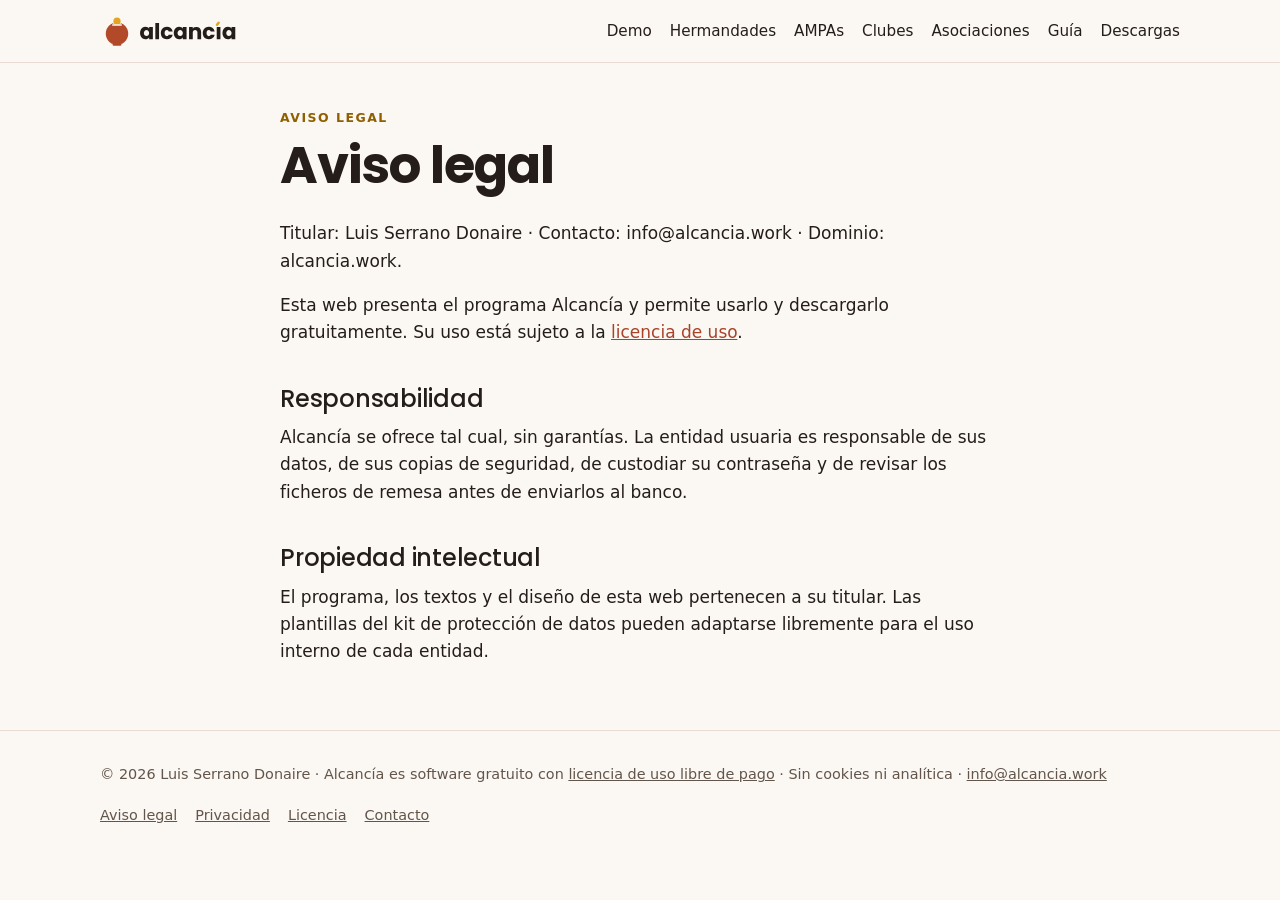
<file: aviso-legal.html>
<!doctype html>
<html lang="es">
<head>
<meta charset="utf-8">
<meta name="viewport" content="width=device-width, initial-scale=1, viewport-fit=cover">
<title>Aviso legal · Alcancía</title>
<meta name="description" content="Aviso legal de la web de Alcancía.">
<link rel="icon" href="data:image/svg+xml,%3Csvg xmlns=%22http://www.w3.org/2000/svg%22 viewBox=%220 0 100.0 100.0%22 width=%22100%22 height=%22100%22%3E%3Ctitle%3EAlcanc%C3%ADa%3C/title%3E%3Crect width=%22100%22 height=%22100%22 rx=%2222%22 fill=%22%23b24a2a%22/%3E%3Cg transform=%22translate%2815 15%29 scale%28.7%29%22%3E%3Cdefs%3E%3CclipPath id=%22ranura-a%22%3E%3Crect x=%220%22 y=%220%22 width=%22100%22 height=%2231%22/%3E%3C/clipPath%3E%3C/defs%3E%3Cpath fill=%22%23ffffff%22 d=%22M34.6 87.2A33 33 0 1 1 65.4 87.2Z%22/%3E%3Crect x=%2237%22 y=%2284.5%22 width=%2226%22 height=%229%22 rx=%223.5%22 fill=%22%23ffffff%22/%3E%3Cg clip-path=%22url%28%23ranura-a%29%22%3E%3Ccircle cx=%2250%22 cy=%2221%22 r=%2213.2%22 fill=%22%23b24a2a%22/%3E%3Ccircle cx=%2250%22 cy=%2221%22 r=%2210.6%22 fill=%22%23e3a51f%22/%3E%3C/g%3E%3Cpath d=%22M37.5 32.5H62.5%22 stroke=%22%23b24a2a%22 stroke-width=%224.6%22 stroke-linecap=%22round%22/%3E%3C/g%3E%3C/svg%3E">
<link rel="stylesheet" href="site.css">
</head>
<body>
<header class="cabecera"><div class="envoltorio"><a class="marca" href="index.html"><svg class="marca-logo" viewBox="0 0 405.9 100" role="img" aria-label="Alcancía" focusable="false"><defs><clipPath id="ranura-marca-logo"><rect x="0" y="0" width="100" height="31"/></clipPath></defs><path fill="var(--marca-barro,#b24a2a)" d="M34.6 87.2A33 33 0 1 1 65.4 87.2Z"/><rect x="37" y="84.5" width="26" height="9" rx="3.5" fill="var(--marca-barro,#b24a2a)"/><g clip-path="url(#ranura-marca-logo)"><circle cx="50" cy="21" r="13.2" fill="var(--marca-hueco,#fbf7f2)"/><circle cx="50" cy="21" r="10.6" fill="var(--marca-moneda,#e3a51f)"/></g><path d="M37.5 32.5H62.5" stroke="var(--marca-hueco,#fbf7f2)" stroke-width="4.6" stroke-linecap="round"/><path fill="var(--marca-tinta,#241d19)" d="M133.536 37.775999999999996Q137.312 37.775999999999996 140.16000000000003 39.312Q143.008 40.848 144.544 43.343999999999994V38.288H155.488V74.0H144.544V68.944Q142.944 71.44 140.096 72.976Q137.248 74.512 133.472 74.512Q129.12 74.512 125.536 72.24000000000001Q121.952 69.968 119.872 65.77600000000001Q117.792 61.584 117.792 56.08Q117.792 50.576 119.872 46.416Q121.952 42.256 125.536 40.016Q129.12 37.775999999999996 133.536 37.775999999999996ZM136.736 47.312Q133.472 47.312 131.2 49.647999999999996Q128.928 51.983999999999995 128.928 56.08Q128.928 60.176 131.2 62.576Q133.472 64.976 136.736 64.976Q140.0 64.976 142.272 62.608000000000004Q144.544 60.24 144.544 56.144Q144.544 52.048 142.272 49.68Q140.0 47.312 136.736 47.312ZM173.728 26.64V74.0H162.784V26.64ZM196.768 37.775999999999996Q203.488 37.775999999999996 208.0 41.296Q212.512 44.816 213.92000000000002 51.216H202.27200000000002Q200.8 47.120000000000005 196.57600000000002 47.120000000000005Q193.568 47.120000000000005 191.776 49.456Q189.984 51.792 189.984 56.144Q189.984 60.496 191.776 62.83200000000001Q193.568 65.168 196.57600000000002 65.168Q200.8 65.168 202.27200000000002 61.072H213.92000000000002Q212.512 67.344 207.96800000000002 70.928Q203.424 74.512 196.768 74.512Q191.52 74.512 187.45600000000002 72.27199999999999Q183.39200000000002 70.032 181.12 65.872Q178.848 61.712 178.848 56.144Q178.848 50.576 181.12 46.416Q183.39200000000002 42.256 187.45600000000002 40.016Q191.52 37.775999999999996 196.768 37.775999999999996ZM232.672 37.775999999999996Q236.448 37.775999999999996 239.296 39.312Q242.144 40.848 243.68 43.343999999999994V38.288H254.624V74.0H243.68V68.944Q242.07999999999998 71.44 239.23199999999997 72.976Q236.384 74.512 232.608 74.512Q228.256 74.512 224.672 72.24000000000001Q221.088 69.968 219.00799999999998 65.77600000000001Q216.928 61.584 216.928 56.08Q216.928 50.576 219.00799999999998 46.416Q221.088 42.256 224.672 40.016Q228.256 37.775999999999996 232.672 37.775999999999996ZM235.87199999999999 47.312Q232.608 47.312 230.336 49.647999999999996Q228.064 51.983999999999995 228.064 56.08Q228.064 60.176 230.336 62.576Q232.608 64.976 235.87199999999999 64.976Q239.136 64.976 241.40800000000002 62.608000000000004Q243.68 60.24 243.68 56.144Q243.68 52.048 241.40800000000002 49.68Q239.136 47.312 235.87199999999999 47.312ZM297.44 53.135999999999996V74.0H286.56V54.608000000000004Q286.56 51.024 284.704 49.04Q282.848 47.056 279.712 47.056Q276.576 47.056 274.72 49.04Q272.864 51.024 272.864 54.608000000000004V74.0H261.92V38.288H272.864V43.024Q274.528 40.656 277.34400000000005 39.28Q280.16 37.903999999999996 283.68 37.903999999999996Q289.952 37.903999999999996 293.696 41.967999999999996Q297.44 46.032 297.44 53.135999999999996ZM320.15999999999997 37.775999999999996Q326.88 37.775999999999996 331.392 41.296Q335.904 44.816 337.312 51.216H325.664Q324.192 47.120000000000005 319.96799999999996 47.120000000000005Q316.96 47.120000000000005 315.168 49.456Q313.376 51.792 313.376 56.144Q313.376 60.496 315.168 62.83200000000001Q316.96 65.168 319.96799999999996 65.168Q324.192 65.168 325.664 61.072H337.312Q335.904 67.344 331.36 70.928Q326.816 74.512 320.15999999999997 74.512Q314.912 74.512 310.84799999999996 72.27199999999999Q306.784 70.032 304.51199999999994 65.872Q302.23999999999995 61.712 302.23999999999995 56.144Q302.23999999999995 50.576 304.51199999999994 46.416Q306.784 42.256 310.84799999999996 40.016Q314.912 37.775999999999996 320.15999999999997 37.775999999999996Z M354.27200000000005 38.288V74.0H343.32800000000003V38.288Z M375.968 37.775999999999996Q379.744 37.775999999999996 382.592 39.312Q385.44 40.848 386.976 43.343999999999994V38.288H397.92V74.0H386.976V68.944Q385.37600000000003 71.44 382.528 72.976Q379.68 74.512 375.904 74.512Q371.552 74.512 367.968 72.24000000000001Q364.384 69.968 362.304 65.77600000000001Q360.224 61.584 360.224 56.08Q360.224 50.576 362.304 46.416Q364.384 42.256 367.968 40.016Q371.552 37.775999999999996 375.968 37.775999999999996ZM379.168 47.312Q375.904 47.312 373.632 49.647999999999996Q371.36 51.983999999999995 371.36 56.08Q371.36 60.176 373.632 62.576Q375.904 64.976 379.168 64.976Q382.432 64.976 384.704 62.608000000000004Q386.976 60.24 386.976 56.144Q386.976 52.048 384.704 49.68Q382.432 47.312 379.168 47.312Z"/><rect x="342.88" y="21.33" width="7.36" height="14.72" rx="3.68" fill="var(--marca-moneda,#e3a51f)" transform="rotate(40 346.56 28.69)"/></svg></a><nav aria-label="Principal"><a href="demo/">Demo</a><a href="hermandades.html">Hermandades</a><a href="ampas.html">AMPAs</a><a href="clubes.html">Clubes</a><a href="asociaciones.html">Asociaciones</a><a href="guia.html">Guía</a><a href="descargas.html">Descargas</a></nav></div></header>
<main>
<div class="envoltorio documento">
<p class="antetitulo">Aviso legal</p><h1>Aviso legal</h1>
<p>Titular: Luis Serrano Donaire · Contacto: info@alcancia.work · Dominio: alcancia.work.</p>
<p>Esta web presenta el programa Alcancía y permite usarlo y descargarlo gratuitamente. Su uso está sujeto a la <a href="licencia.html">licencia de uso</a>.</p>
<h2>Responsabilidad</h2><p>Alcancía se ofrece tal cual, sin garantías. La entidad usuaria es responsable de sus datos, de sus copias de seguridad, de custodiar su contraseña y de revisar los ficheros de remesa antes de enviarlos al banco.</p>
<h2>Propiedad intelectual</h2><p>El programa, los textos y el diseño de esta web pertenecen a su titular. Las plantillas del kit de protección de datos pueden adaptarse libremente para el uso interno de cada entidad.</p></div>
</main>
<footer class="pie"><div class="envoltorio"><span>© 2026 Luis Serrano Donaire · Alcancía es software gratuito con <a href="licencia.html">licencia de uso libre de pago</a> · Sin cookies ni analítica · <a href="mailto:info@alcancia.work">info@alcancia.work</a></span>
<nav aria-label="Legal"><a href="aviso-legal.html">Aviso legal</a><a href="privacidad.html">Privacidad</a><a href="licencia.html">Licencia</a><a href="guia.html#contacto">Contacto</a></nav></div></footer>
</body>
</html>
</file>
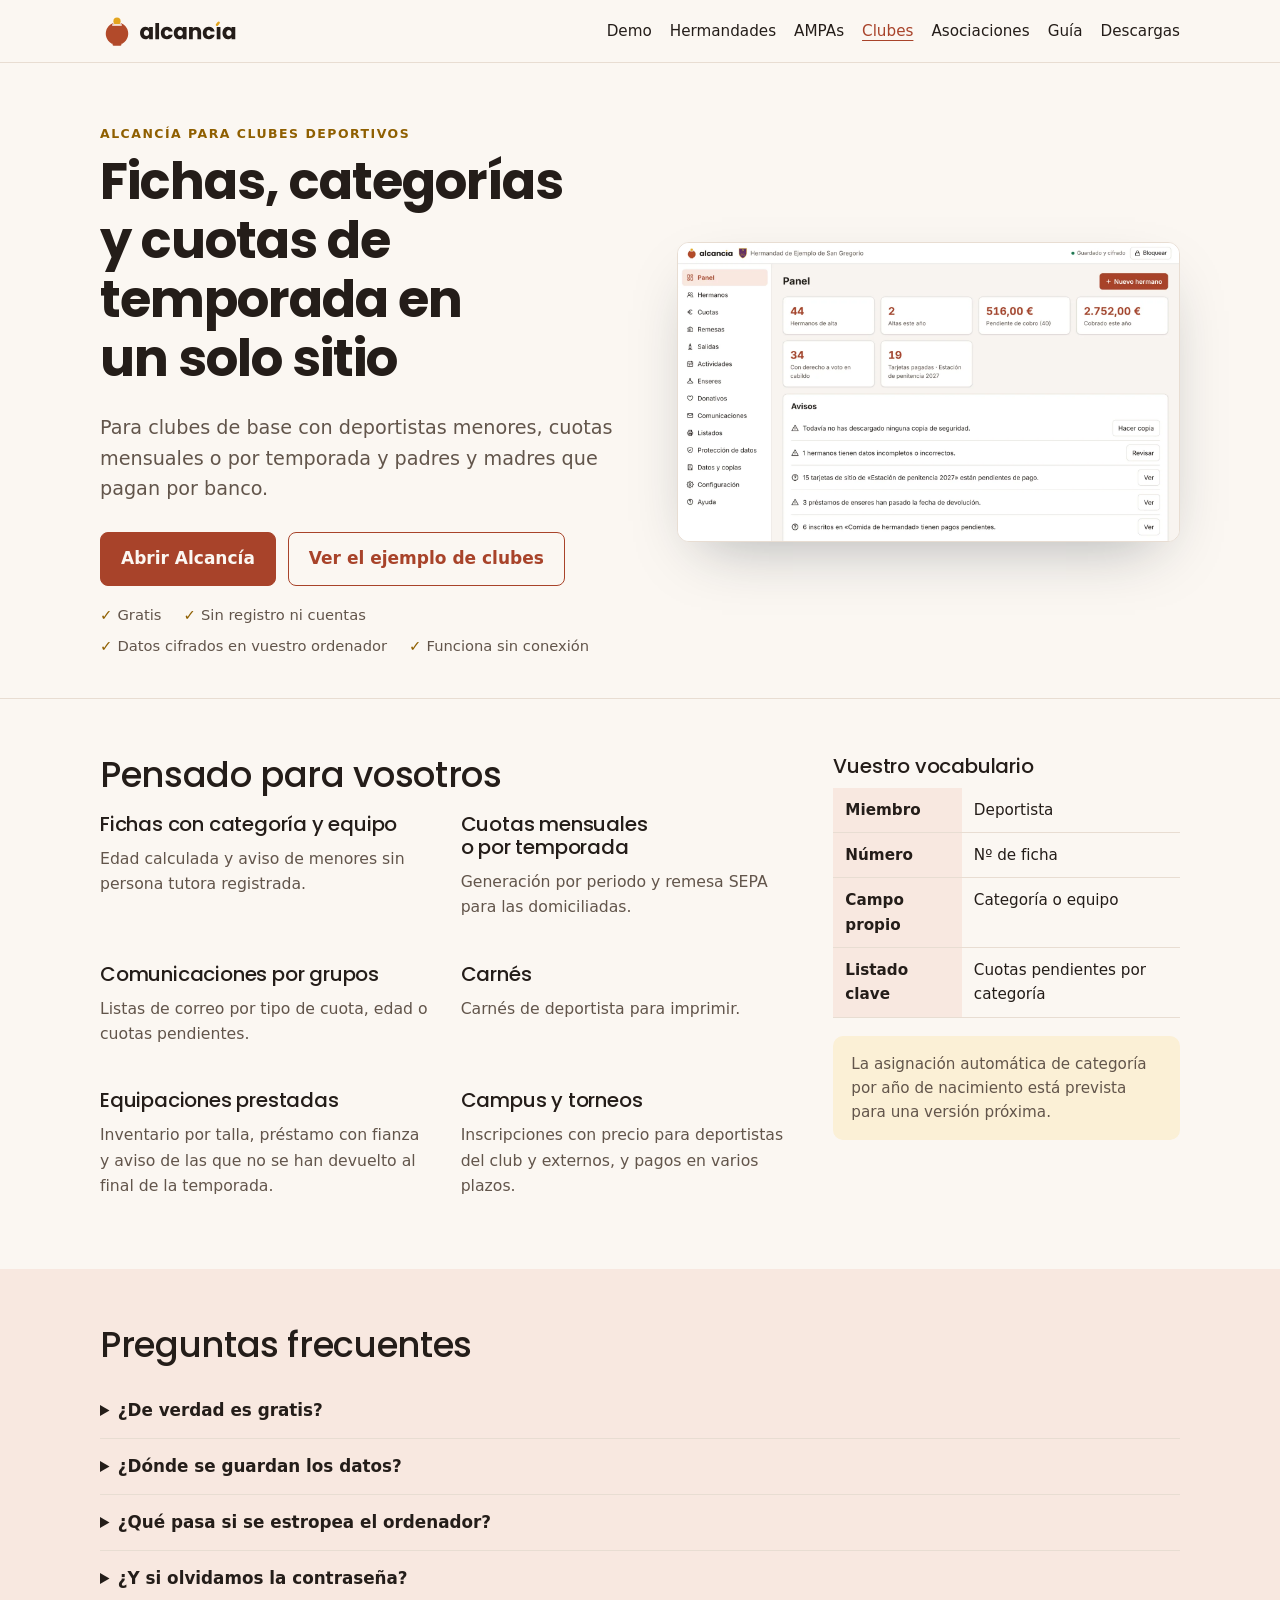
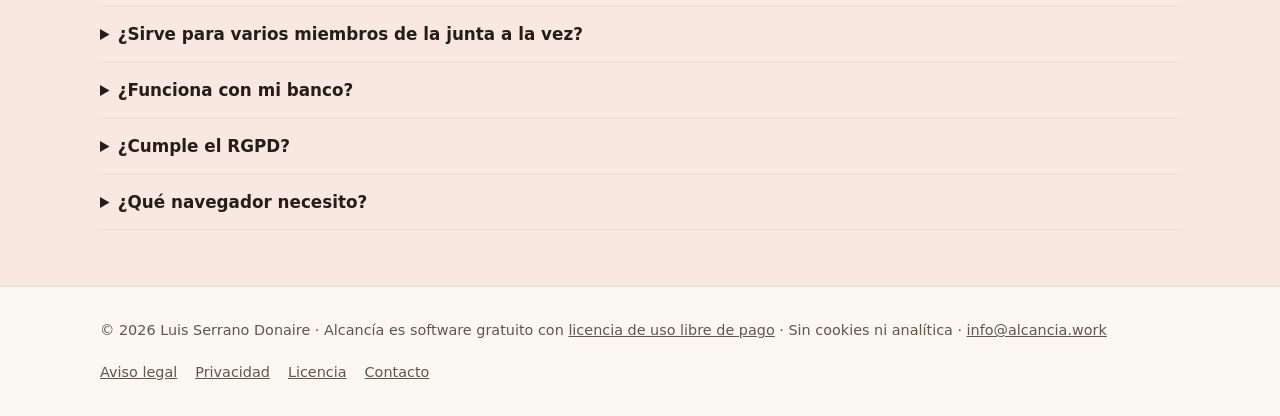
<file: clubes.html>
<!doctype html>
<html lang="es">
<head>
<meta charset="utf-8">
<meta name="viewport" content="width=device-width, initial-scale=1, viewport-fit=cover">
<title>Alcancía para clubes deportivos</title>
<meta name="description" content="Alcancía: Fichas, categorías y cuotas de temporada en un solo sitio. Gratis, sin registro y con los datos cifrados en vuestro ordenador.">
<link rel="icon" href="data:image/svg+xml,%3Csvg xmlns=%22http://www.w3.org/2000/svg%22 viewBox=%220 0 100.0 100.0%22 width=%22100%22 height=%22100%22%3E%3Ctitle%3EAlcanc%C3%ADa%3C/title%3E%3Crect width=%22100%22 height=%22100%22 rx=%2222%22 fill=%22%23b24a2a%22/%3E%3Cg transform=%22translate%2815 15%29 scale%28.7%29%22%3E%3Cdefs%3E%3CclipPath id=%22ranura-a%22%3E%3Crect x=%220%22 y=%220%22 width=%22100%22 height=%2231%22/%3E%3C/clipPath%3E%3C/defs%3E%3Cpath fill=%22%23ffffff%22 d=%22M34.6 87.2A33 33 0 1 1 65.4 87.2Z%22/%3E%3Crect x=%2237%22 y=%2284.5%22 width=%2226%22 height=%229%22 rx=%223.5%22 fill=%22%23ffffff%22/%3E%3Cg clip-path=%22url%28%23ranura-a%29%22%3E%3Ccircle cx=%2250%22 cy=%2221%22 r=%2213.2%22 fill=%22%23b24a2a%22/%3E%3Ccircle cx=%2250%22 cy=%2221%22 r=%2210.6%22 fill=%22%23e3a51f%22/%3E%3C/g%3E%3Cpath d=%22M37.5 32.5H62.5%22 stroke=%22%23b24a2a%22 stroke-width=%224.6%22 stroke-linecap=%22round%22/%3E%3C/g%3E%3C/svg%3E">
<link rel="stylesheet" href="site.css">
</head>
<body>
<header class="cabecera"><div class="envoltorio"><a class="marca" href="index.html"><svg class="marca-logo" viewBox="0 0 405.9 100" role="img" aria-label="Alcancía" focusable="false"><defs><clipPath id="ranura-marca-logo"><rect x="0" y="0" width="100" height="31"/></clipPath></defs><path fill="var(--marca-barro,#b24a2a)" d="M34.6 87.2A33 33 0 1 1 65.4 87.2Z"/><rect x="37" y="84.5" width="26" height="9" rx="3.5" fill="var(--marca-barro,#b24a2a)"/><g clip-path="url(#ranura-marca-logo)"><circle cx="50" cy="21" r="13.2" fill="var(--marca-hueco,#fbf7f2)"/><circle cx="50" cy="21" r="10.6" fill="var(--marca-moneda,#e3a51f)"/></g><path d="M37.5 32.5H62.5" stroke="var(--marca-hueco,#fbf7f2)" stroke-width="4.6" stroke-linecap="round"/><path fill="var(--marca-tinta,#241d19)" d="M133.536 37.775999999999996Q137.312 37.775999999999996 140.16000000000003 39.312Q143.008 40.848 144.544 43.343999999999994V38.288H155.488V74.0H144.544V68.944Q142.944 71.44 140.096 72.976Q137.248 74.512 133.472 74.512Q129.12 74.512 125.536 72.24000000000001Q121.952 69.968 119.872 65.77600000000001Q117.792 61.584 117.792 56.08Q117.792 50.576 119.872 46.416Q121.952 42.256 125.536 40.016Q129.12 37.775999999999996 133.536 37.775999999999996ZM136.736 47.312Q133.472 47.312 131.2 49.647999999999996Q128.928 51.983999999999995 128.928 56.08Q128.928 60.176 131.2 62.576Q133.472 64.976 136.736 64.976Q140.0 64.976 142.272 62.608000000000004Q144.544 60.24 144.544 56.144Q144.544 52.048 142.272 49.68Q140.0 47.312 136.736 47.312ZM173.728 26.64V74.0H162.784V26.64ZM196.768 37.775999999999996Q203.488 37.775999999999996 208.0 41.296Q212.512 44.816 213.92000000000002 51.216H202.27200000000002Q200.8 47.120000000000005 196.57600000000002 47.120000000000005Q193.568 47.120000000000005 191.776 49.456Q189.984 51.792 189.984 56.144Q189.984 60.496 191.776 62.83200000000001Q193.568 65.168 196.57600000000002 65.168Q200.8 65.168 202.27200000000002 61.072H213.92000000000002Q212.512 67.344 207.96800000000002 70.928Q203.424 74.512 196.768 74.512Q191.52 74.512 187.45600000000002 72.27199999999999Q183.39200000000002 70.032 181.12 65.872Q178.848 61.712 178.848 56.144Q178.848 50.576 181.12 46.416Q183.39200000000002 42.256 187.45600000000002 40.016Q191.52 37.775999999999996 196.768 37.775999999999996ZM232.672 37.775999999999996Q236.448 37.775999999999996 239.296 39.312Q242.144 40.848 243.68 43.343999999999994V38.288H254.624V74.0H243.68V68.944Q242.07999999999998 71.44 239.23199999999997 72.976Q236.384 74.512 232.608 74.512Q228.256 74.512 224.672 72.24000000000001Q221.088 69.968 219.00799999999998 65.77600000000001Q216.928 61.584 216.928 56.08Q216.928 50.576 219.00799999999998 46.416Q221.088 42.256 224.672 40.016Q228.256 37.775999999999996 232.672 37.775999999999996ZM235.87199999999999 47.312Q232.608 47.312 230.336 49.647999999999996Q228.064 51.983999999999995 228.064 56.08Q228.064 60.176 230.336 62.576Q232.608 64.976 235.87199999999999 64.976Q239.136 64.976 241.40800000000002 62.608000000000004Q243.68 60.24 243.68 56.144Q243.68 52.048 241.40800000000002 49.68Q239.136 47.312 235.87199999999999 47.312ZM297.44 53.135999999999996V74.0H286.56V54.608000000000004Q286.56 51.024 284.704 49.04Q282.848 47.056 279.712 47.056Q276.576 47.056 274.72 49.04Q272.864 51.024 272.864 54.608000000000004V74.0H261.92V38.288H272.864V43.024Q274.528 40.656 277.34400000000005 39.28Q280.16 37.903999999999996 283.68 37.903999999999996Q289.952 37.903999999999996 293.696 41.967999999999996Q297.44 46.032 297.44 53.135999999999996ZM320.15999999999997 37.775999999999996Q326.88 37.775999999999996 331.392 41.296Q335.904 44.816 337.312 51.216H325.664Q324.192 47.120000000000005 319.96799999999996 47.120000000000005Q316.96 47.120000000000005 315.168 49.456Q313.376 51.792 313.376 56.144Q313.376 60.496 315.168 62.83200000000001Q316.96 65.168 319.96799999999996 65.168Q324.192 65.168 325.664 61.072H337.312Q335.904 67.344 331.36 70.928Q326.816 74.512 320.15999999999997 74.512Q314.912 74.512 310.84799999999996 72.27199999999999Q306.784 70.032 304.51199999999994 65.872Q302.23999999999995 61.712 302.23999999999995 56.144Q302.23999999999995 50.576 304.51199999999994 46.416Q306.784 42.256 310.84799999999996 40.016Q314.912 37.775999999999996 320.15999999999997 37.775999999999996Z M354.27200000000005 38.288V74.0H343.32800000000003V38.288Z M375.968 37.775999999999996Q379.744 37.775999999999996 382.592 39.312Q385.44 40.848 386.976 43.343999999999994V38.288H397.92V74.0H386.976V68.944Q385.37600000000003 71.44 382.528 72.976Q379.68 74.512 375.904 74.512Q371.552 74.512 367.968 72.24000000000001Q364.384 69.968 362.304 65.77600000000001Q360.224 61.584 360.224 56.08Q360.224 50.576 362.304 46.416Q364.384 42.256 367.968 40.016Q371.552 37.775999999999996 375.968 37.775999999999996ZM379.168 47.312Q375.904 47.312 373.632 49.647999999999996Q371.36 51.983999999999995 371.36 56.08Q371.36 60.176 373.632 62.576Q375.904 64.976 379.168 64.976Q382.432 64.976 384.704 62.608000000000004Q386.976 60.24 386.976 56.144Q386.976 52.048 384.704 49.68Q382.432 47.312 379.168 47.312Z"/><rect x="342.88" y="21.33" width="7.36" height="14.72" rx="3.68" fill="var(--marca-moneda,#e3a51f)" transform="rotate(40 346.56 28.69)"/></svg></a><nav aria-label="Principal"><a href="demo/">Demo</a><a href="hermandades.html">Hermandades</a><a href="ampas.html">AMPAs</a><a href="clubes.html" aria-current="page">Clubes</a><a href="asociaciones.html">Asociaciones</a><a href="guia.html">Guía</a><a href="descargas.html">Descargas</a></nav></div></header>
<main>
<div class="envoltorio portada"><div><p class="antetitulo">Alcancía para clubes deportivos</p><h1>Fichas, categorías y cuotas de temporada en un solo sitio</h1><p class="entradilla">Para clubes de base con deportistas menores, cuotas mensuales o por temporada y padres y madres que pagan por banco.</p>
<div class="acciones"><a class="boton lleno" href="app/">Abrir Alcancía</a><a class="boton" href="demo/?perfil=club">Ver el ejemplo de clubes</a></div><ul class="garantias"><li>Gratis</li><li>Sin registro ni cuentas</li><li>Datos cifrados en vuestro ordenador</li><li>Funciona sin conexión</li></ul></div>
<figure class="captura" style="margin:0"><img src="img/panel.webp" width="1600" height="950" alt="Pantalla de Alcancía"></figure></div>
<section class="seccion"><div class="envoltorio ficha-perfil"><div><h2>Pensado para vosotros</h2><div class="rejilla"><div class="funcion"><h3>Fichas con categoría y equipo</h3><p>Edad calculada y aviso de menores sin persona tutora registrada.</p></div><div class="funcion"><h3>Cuotas mensuales o por temporada</h3><p>Generación por periodo y remesa SEPA para las domiciliadas.</p></div><div class="funcion"><h3>Comunicaciones por grupos</h3><p>Listas de correo por tipo de cuota, edad o cuotas pendientes.</p></div><div class="funcion"><h3>Carnés</h3><p>Carnés de deportista para imprimir.</p></div><div class="funcion"><h3>Equipaciones prestadas</h3><p>Inventario por talla, préstamo con fianza y aviso de las que no se han devuelto al final de la temporada.</p></div><div class="funcion"><h3>Campus y torneos</h3><p>Inscripciones con precio para deportistas del club y externos, y pagos en varios plazos.</p></div></div></div>
<aside><h3>Vuestro vocabulario</h3><div class="tabla"><table><tbody><tr><th scope="row">Miembro</th><td>Deportista</td></tr><tr><th scope="row">Número</th><td>Nº de ficha</td></tr><tr><th scope="row">Campo propio</th><td>Categoría o equipo</td></tr><tr><th scope="row">Listado clave</th><td>Cuotas pendientes por categoría</td></tr></tbody></table></div>
<p class="nota" style="margin-top:18px">La asignación automática de categoría por año de nacimiento está prevista para una versión próxima.</p></aside></div></section>
<section class="seccion tinte"><div class="envoltorio"><h2>Preguntas frecuentes</h2><details><summary>¿De verdad es gratis?</summary><p>Sí. La versión que funciona en vuestro ordenador es gratuita para entidades sin ánimo de lucro. Si en el futuro hay una versión en la nube para varias personas de la junta, será opcional.</p></details><details><summary>¿Dónde se guardan los datos?</summary><p>En el navegador del ordenador donde trabajáis, cifrados con vuestra contraseña. Además podéis descargar copias cifradas o activar el guardado automático en un fichero dentro de la nube de la entidad.</p></details><details><summary>¿Qué pasa si se estropea el ordenador?</summary><p>Abrís la última copia en otro ordenador con la misma contraseña. Por eso el programa os recuerda hacer copia cada semana.</p></details><details><summary>¿Y si olvidamos la contraseña?</summary><p>Al crear la entidad, el programa genera una llave de recuperación para imprimir y guardar en un sobre cerrado. Con ella se abren los datos y se pone una contraseña nueva. Sin contraseña ni llave nadie puede leer los datos, tampoco quien desarrolla el programa: guardad la llave lejos del ordenador.</p></details><details><summary>¿Sirve para varios miembros de la junta a la vez?</summary><p>Cada persona trabaja con su copia; para compartir, se entrega la copia cifrada. Si preferís sincronizar, activad el guardado automático en una carpeta compartida y trabajad por turnos.</p></details><details><summary>¿Funciona con mi banco?</summary><p>El fichero de remesas sigue el estándar europeo de adeudos directos SEPA (pain.008.001.02) que aceptan los bancos españoles. La primera vez, comprobad con vuestra oficina que tenéis contratado el servicio de adeudos y probad con pocos recibos.</p></details><details><summary>¿Cumple el RGPD?</summary><p>Alcancía os ayuda a cumplirlo: cifra los datos, no los cede a nadie, genera la cláusula informativa y el registro de actividades y permite atender los derechos de acceso y supresión. La responsable del tratamiento es siempre la entidad; en Descargas tenéis un kit de plantillas.</p></details><details><summary>¿Qué navegador necesito?</summary><p>Chrome o Edge actualizados, en Windows, macOS o Linux. Firefox y Safari funcionan, pero no permiten el guardado automático en un fichero.</p></details></div></section>
</main>
<footer class="pie"><div class="envoltorio"><span>© 2026 Luis Serrano Donaire · Alcancía es software gratuito con <a href="licencia.html">licencia de uso libre de pago</a> · Sin cookies ni analítica · <a href="mailto:info@alcancia.work">info@alcancia.work</a></span>
<nav aria-label="Legal"><a href="aviso-legal.html">Aviso legal</a><a href="privacidad.html">Privacidad</a><a href="licencia.html">Licencia</a><a href="guia.html#contacto">Contacto</a></nav></div></footer>
</body>
</html>
</file>
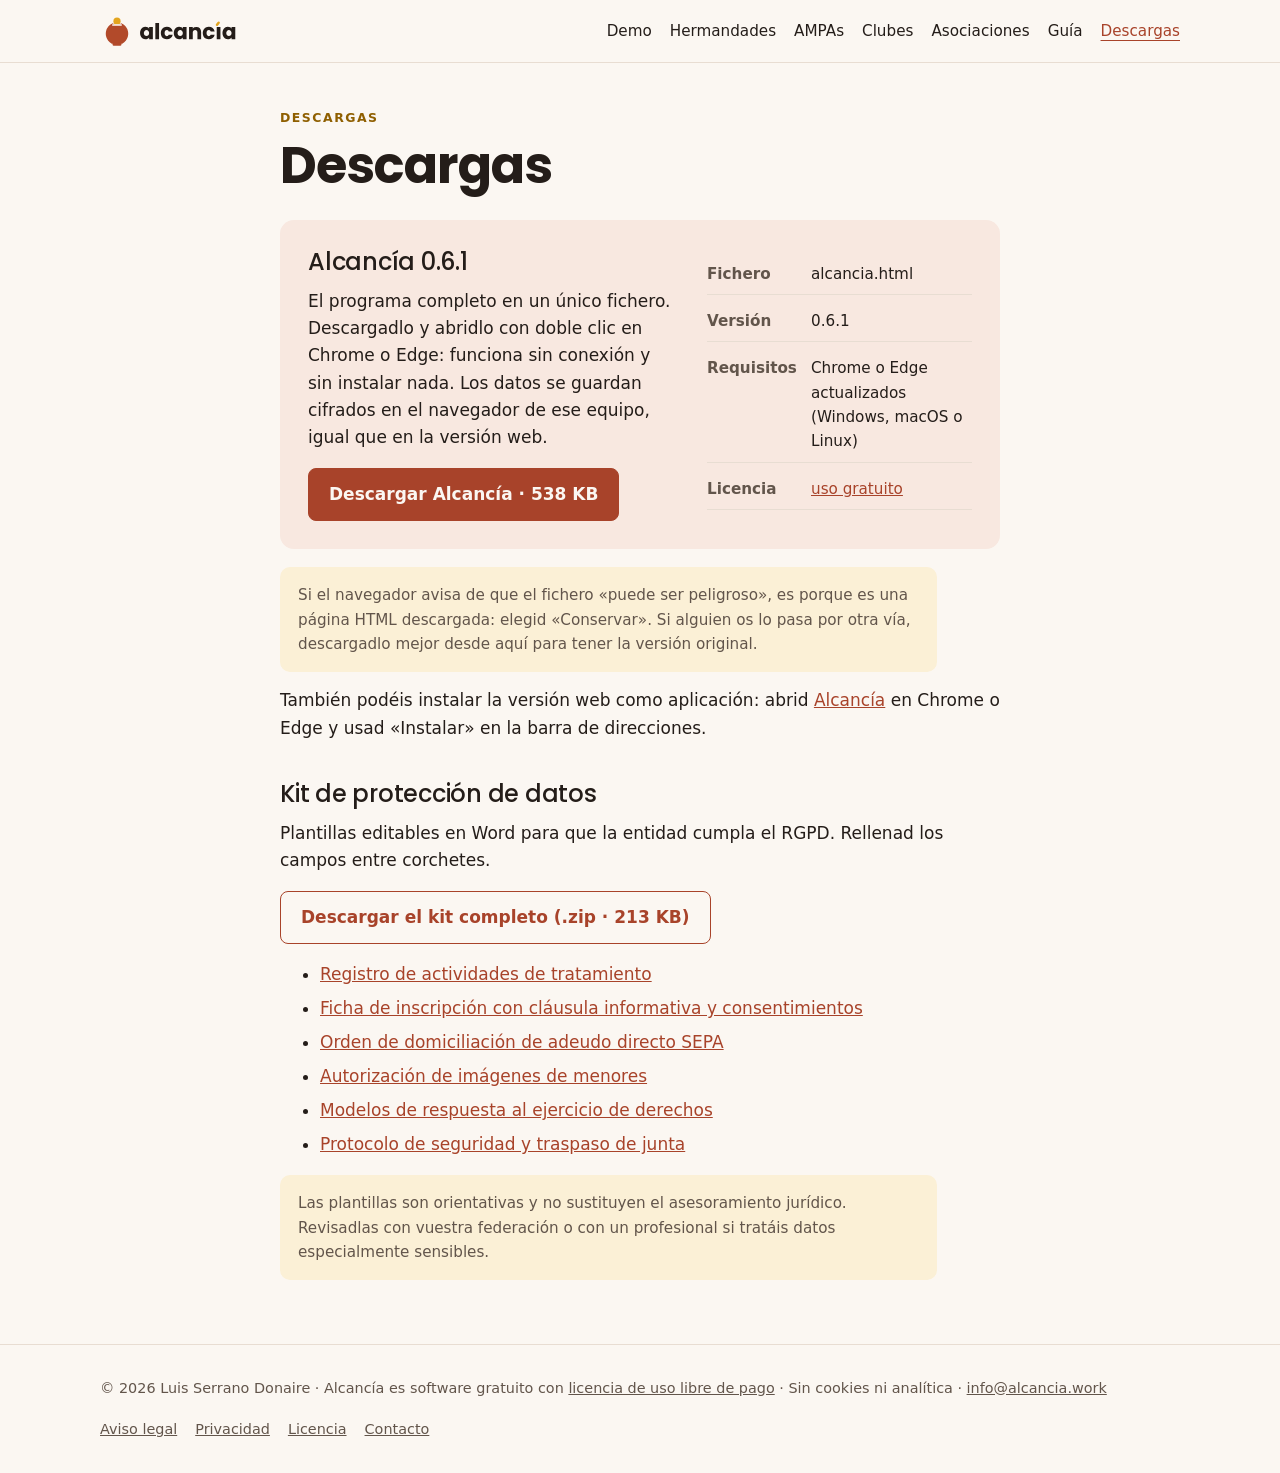
<file: descargas.html>
<!doctype html>
<html lang="es">
<head>
<meta charset="utf-8">
<meta name="viewport" content="width=device-width, initial-scale=1, viewport-fit=cover">
<title>Descargas · Alcancía</title>
<meta name="description" content="Descarga Alcancía para usarlo sin conexión y el kit de protección de datos para entidades.">
<link rel="icon" href="data:image/svg+xml,%3Csvg xmlns=%22http://www.w3.org/2000/svg%22 viewBox=%220 0 100.0 100.0%22 width=%22100%22 height=%22100%22%3E%3Ctitle%3EAlcanc%C3%ADa%3C/title%3E%3Crect width=%22100%22 height=%22100%22 rx=%2222%22 fill=%22%23b24a2a%22/%3E%3Cg transform=%22translate%2815 15%29 scale%28.7%29%22%3E%3Cdefs%3E%3CclipPath id=%22ranura-a%22%3E%3Crect x=%220%22 y=%220%22 width=%22100%22 height=%2231%22/%3E%3C/clipPath%3E%3C/defs%3E%3Cpath fill=%22%23ffffff%22 d=%22M34.6 87.2A33 33 0 1 1 65.4 87.2Z%22/%3E%3Crect x=%2237%22 y=%2284.5%22 width=%2226%22 height=%229%22 rx=%223.5%22 fill=%22%23ffffff%22/%3E%3Cg clip-path=%22url%28%23ranura-a%29%22%3E%3Ccircle cx=%2250%22 cy=%2221%22 r=%2213.2%22 fill=%22%23b24a2a%22/%3E%3Ccircle cx=%2250%22 cy=%2221%22 r=%2210.6%22 fill=%22%23e3a51f%22/%3E%3C/g%3E%3Cpath d=%22M37.5 32.5H62.5%22 stroke=%22%23b24a2a%22 stroke-width=%224.6%22 stroke-linecap=%22round%22/%3E%3C/g%3E%3C/svg%3E">
<link rel="stylesheet" href="site.css">
</head>
<body>
<header class="cabecera"><div class="envoltorio"><a class="marca" href="index.html"><svg class="marca-logo" viewBox="0 0 405.9 100" role="img" aria-label="Alcancía" focusable="false"><defs><clipPath id="ranura-marca-logo"><rect x="0" y="0" width="100" height="31"/></clipPath></defs><path fill="var(--marca-barro,#b24a2a)" d="M34.6 87.2A33 33 0 1 1 65.4 87.2Z"/><rect x="37" y="84.5" width="26" height="9" rx="3.5" fill="var(--marca-barro,#b24a2a)"/><g clip-path="url(#ranura-marca-logo)"><circle cx="50" cy="21" r="13.2" fill="var(--marca-hueco,#fbf7f2)"/><circle cx="50" cy="21" r="10.6" fill="var(--marca-moneda,#e3a51f)"/></g><path d="M37.5 32.5H62.5" stroke="var(--marca-hueco,#fbf7f2)" stroke-width="4.6" stroke-linecap="round"/><path fill="var(--marca-tinta,#241d19)" d="M133.536 37.775999999999996Q137.312 37.775999999999996 140.16000000000003 39.312Q143.008 40.848 144.544 43.343999999999994V38.288H155.488V74.0H144.544V68.944Q142.944 71.44 140.096 72.976Q137.248 74.512 133.472 74.512Q129.12 74.512 125.536 72.24000000000001Q121.952 69.968 119.872 65.77600000000001Q117.792 61.584 117.792 56.08Q117.792 50.576 119.872 46.416Q121.952 42.256 125.536 40.016Q129.12 37.775999999999996 133.536 37.775999999999996ZM136.736 47.312Q133.472 47.312 131.2 49.647999999999996Q128.928 51.983999999999995 128.928 56.08Q128.928 60.176 131.2 62.576Q133.472 64.976 136.736 64.976Q140.0 64.976 142.272 62.608000000000004Q144.544 60.24 144.544 56.144Q144.544 52.048 142.272 49.68Q140.0 47.312 136.736 47.312ZM173.728 26.64V74.0H162.784V26.64ZM196.768 37.775999999999996Q203.488 37.775999999999996 208.0 41.296Q212.512 44.816 213.92000000000002 51.216H202.27200000000002Q200.8 47.120000000000005 196.57600000000002 47.120000000000005Q193.568 47.120000000000005 191.776 49.456Q189.984 51.792 189.984 56.144Q189.984 60.496 191.776 62.83200000000001Q193.568 65.168 196.57600000000002 65.168Q200.8 65.168 202.27200000000002 61.072H213.92000000000002Q212.512 67.344 207.96800000000002 70.928Q203.424 74.512 196.768 74.512Q191.52 74.512 187.45600000000002 72.27199999999999Q183.39200000000002 70.032 181.12 65.872Q178.848 61.712 178.848 56.144Q178.848 50.576 181.12 46.416Q183.39200000000002 42.256 187.45600000000002 40.016Q191.52 37.775999999999996 196.768 37.775999999999996ZM232.672 37.775999999999996Q236.448 37.775999999999996 239.296 39.312Q242.144 40.848 243.68 43.343999999999994V38.288H254.624V74.0H243.68V68.944Q242.07999999999998 71.44 239.23199999999997 72.976Q236.384 74.512 232.608 74.512Q228.256 74.512 224.672 72.24000000000001Q221.088 69.968 219.00799999999998 65.77600000000001Q216.928 61.584 216.928 56.08Q216.928 50.576 219.00799999999998 46.416Q221.088 42.256 224.672 40.016Q228.256 37.775999999999996 232.672 37.775999999999996ZM235.87199999999999 47.312Q232.608 47.312 230.336 49.647999999999996Q228.064 51.983999999999995 228.064 56.08Q228.064 60.176 230.336 62.576Q232.608 64.976 235.87199999999999 64.976Q239.136 64.976 241.40800000000002 62.608000000000004Q243.68 60.24 243.68 56.144Q243.68 52.048 241.40800000000002 49.68Q239.136 47.312 235.87199999999999 47.312ZM297.44 53.135999999999996V74.0H286.56V54.608000000000004Q286.56 51.024 284.704 49.04Q282.848 47.056 279.712 47.056Q276.576 47.056 274.72 49.04Q272.864 51.024 272.864 54.608000000000004V74.0H261.92V38.288H272.864V43.024Q274.528 40.656 277.34400000000005 39.28Q280.16 37.903999999999996 283.68 37.903999999999996Q289.952 37.903999999999996 293.696 41.967999999999996Q297.44 46.032 297.44 53.135999999999996ZM320.15999999999997 37.775999999999996Q326.88 37.775999999999996 331.392 41.296Q335.904 44.816 337.312 51.216H325.664Q324.192 47.120000000000005 319.96799999999996 47.120000000000005Q316.96 47.120000000000005 315.168 49.456Q313.376 51.792 313.376 56.144Q313.376 60.496 315.168 62.83200000000001Q316.96 65.168 319.96799999999996 65.168Q324.192 65.168 325.664 61.072H337.312Q335.904 67.344 331.36 70.928Q326.816 74.512 320.15999999999997 74.512Q314.912 74.512 310.84799999999996 72.27199999999999Q306.784 70.032 304.51199999999994 65.872Q302.23999999999995 61.712 302.23999999999995 56.144Q302.23999999999995 50.576 304.51199999999994 46.416Q306.784 42.256 310.84799999999996 40.016Q314.912 37.775999999999996 320.15999999999997 37.775999999999996Z M354.27200000000005 38.288V74.0H343.32800000000003V38.288Z M375.968 37.775999999999996Q379.744 37.775999999999996 382.592 39.312Q385.44 40.848 386.976 43.343999999999994V38.288H397.92V74.0H386.976V68.944Q385.37600000000003 71.44 382.528 72.976Q379.68 74.512 375.904 74.512Q371.552 74.512 367.968 72.24000000000001Q364.384 69.968 362.304 65.77600000000001Q360.224 61.584 360.224 56.08Q360.224 50.576 362.304 46.416Q364.384 42.256 367.968 40.016Q371.552 37.775999999999996 375.968 37.775999999999996ZM379.168 47.312Q375.904 47.312 373.632 49.647999999999996Q371.36 51.983999999999995 371.36 56.08Q371.36 60.176 373.632 62.576Q375.904 64.976 379.168 64.976Q382.432 64.976 384.704 62.608000000000004Q386.976 60.24 386.976 56.144Q386.976 52.048 384.704 49.68Q382.432 47.312 379.168 47.312Z"/><rect x="342.88" y="21.33" width="7.36" height="14.72" rx="3.68" fill="var(--marca-moneda,#e3a51f)" transform="rotate(40 346.56 28.69)"/></svg></a><nav aria-label="Principal"><a href="demo/">Demo</a><a href="hermandades.html">Hermandades</a><a href="ampas.html">AMPAs</a><a href="clubes.html">Clubes</a><a href="asociaciones.html">Asociaciones</a><a href="guia.html">Guía</a><a href="descargas.html" aria-current="page">Descargas</a></nav></div></header>
<main>
<div class="envoltorio documento">
<p class="antetitulo">Descargas</p><h1>Descargas</h1>
<div class="caja-descarga"><div><h2>Alcancía 0.6.1</h2><p>El programa completo en un único fichero. Descargadlo y abridlo con doble clic en Chrome o Edge: funciona sin conexión y sin instalar nada. Los datos se guardan cifrados en el navegador de ese equipo, igual que en la versión web.</p>
<a class="boton lleno" href="https://github.com/luisserranopro/Alcancia/releases/latest/download/alcancia.html" download="alcancia.html">Descargar Alcancía · 538 KB</a></div>
<ul class="datos-descarga"><li><strong>Fichero</strong> alcancia.html</li><li><strong>Versión</strong> 0.6.1</li><li><strong>Requisitos</strong> Chrome o Edge actualizados (Windows, macOS o Linux)</li><li><strong>Licencia</strong> <a href="licencia.html">uso gratuito</a></li></ul></div>
<p class="nota">Si el navegador avisa de que el fichero «puede ser peligroso», es porque es una página HTML descargada: elegid «Conservar». Si alguien os lo pasa por otra vía, descargadlo mejor desde aquí para tener la versión original.</p>
<p>También podéis instalar la versión web como aplicación: abrid <a href="app/">Alcancía</a> en Chrome o Edge y usad «Instalar» en la barra de direcciones.</p>
<h2>Kit de protección de datos</h2><p>Plantillas editables en Word para que la entidad cumpla el RGPD. Rellenad los campos entre corchetes.</p>
<p><a class="boton" href="kit-rgpd.zip" download>Descargar el kit completo (.zip · 213 KB)</a></p><ul>
<li><a href="kit-rgpd/01_Registro_actividades_tratamiento.docx">Registro de actividades de tratamiento</a></li>
<li><a href="kit-rgpd/02_Ficha_inscripcion_con_clausula.docx">Ficha de inscripción con cláusula informativa y consentimientos</a></li>
<li><a href="kit-rgpd/03_Orden_domiciliacion_SEPA.docx">Orden de domiciliación de adeudo directo SEPA</a></li>
<li><a href="kit-rgpd/04_Autorizacion_imagenes_menores.docx">Autorización de imágenes de menores</a></li>
<li><a href="kit-rgpd/05_Respuesta_ejercicio_derechos.docx">Modelos de respuesta al ejercicio de derechos</a></li>
<li><a href="kit-rgpd/06_Protocolo_seguridad_y_traspaso.docx">Protocolo de seguridad y traspaso de junta</a></li></ul>
<p class="nota">Las plantillas son orientativas y no sustituyen el asesoramiento jurídico. Revisadlas con vuestra federación o con un profesional si tratáis datos especialmente sensibles.</p></div>
</main>
<footer class="pie"><div class="envoltorio"><span>© 2026 Luis Serrano Donaire · Alcancía es software gratuito con <a href="licencia.html">licencia de uso libre de pago</a> · Sin cookies ni analítica · <a href="mailto:info@alcancia.work">info@alcancia.work</a></span>
<nav aria-label="Legal"><a href="aviso-legal.html">Aviso legal</a><a href="privacidad.html">Privacidad</a><a href="licencia.html">Licencia</a><a href="guia.html#contacto">Contacto</a></nav></div></footer>
</body>
</html>
</file>
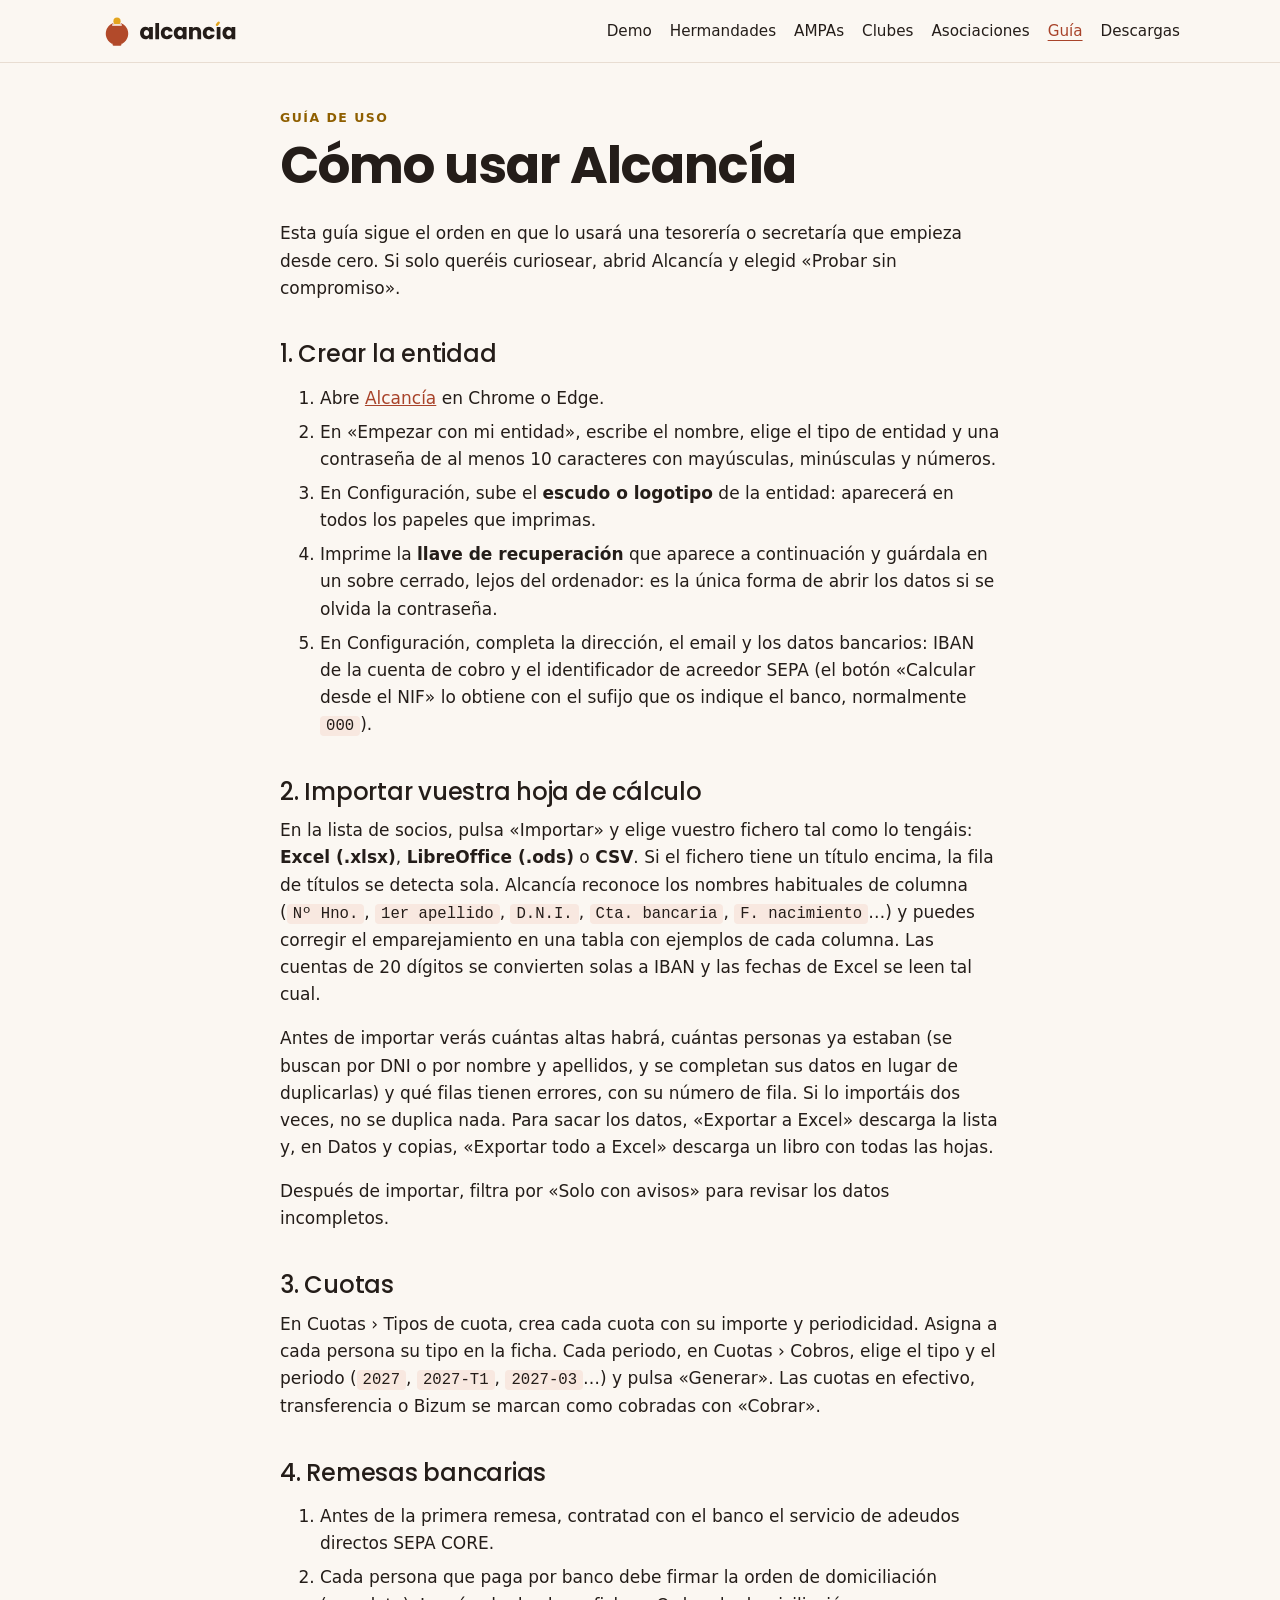
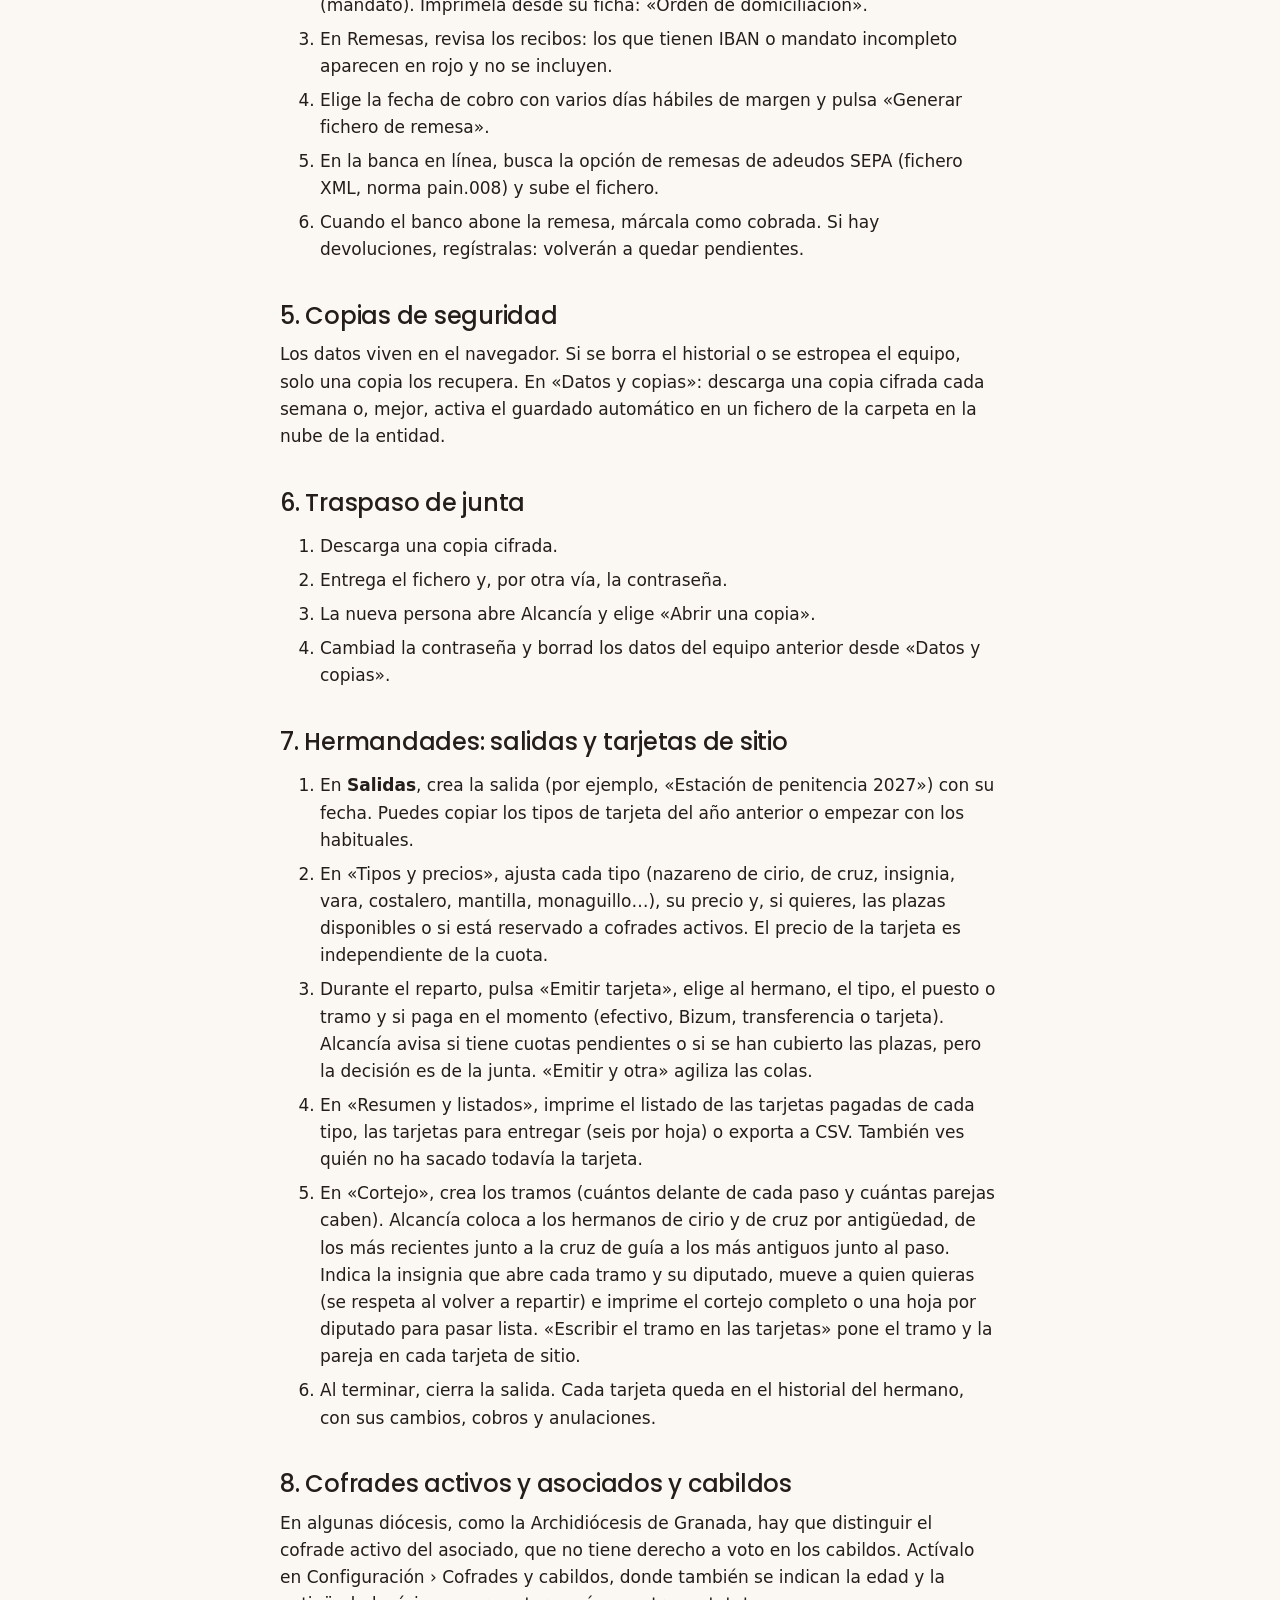
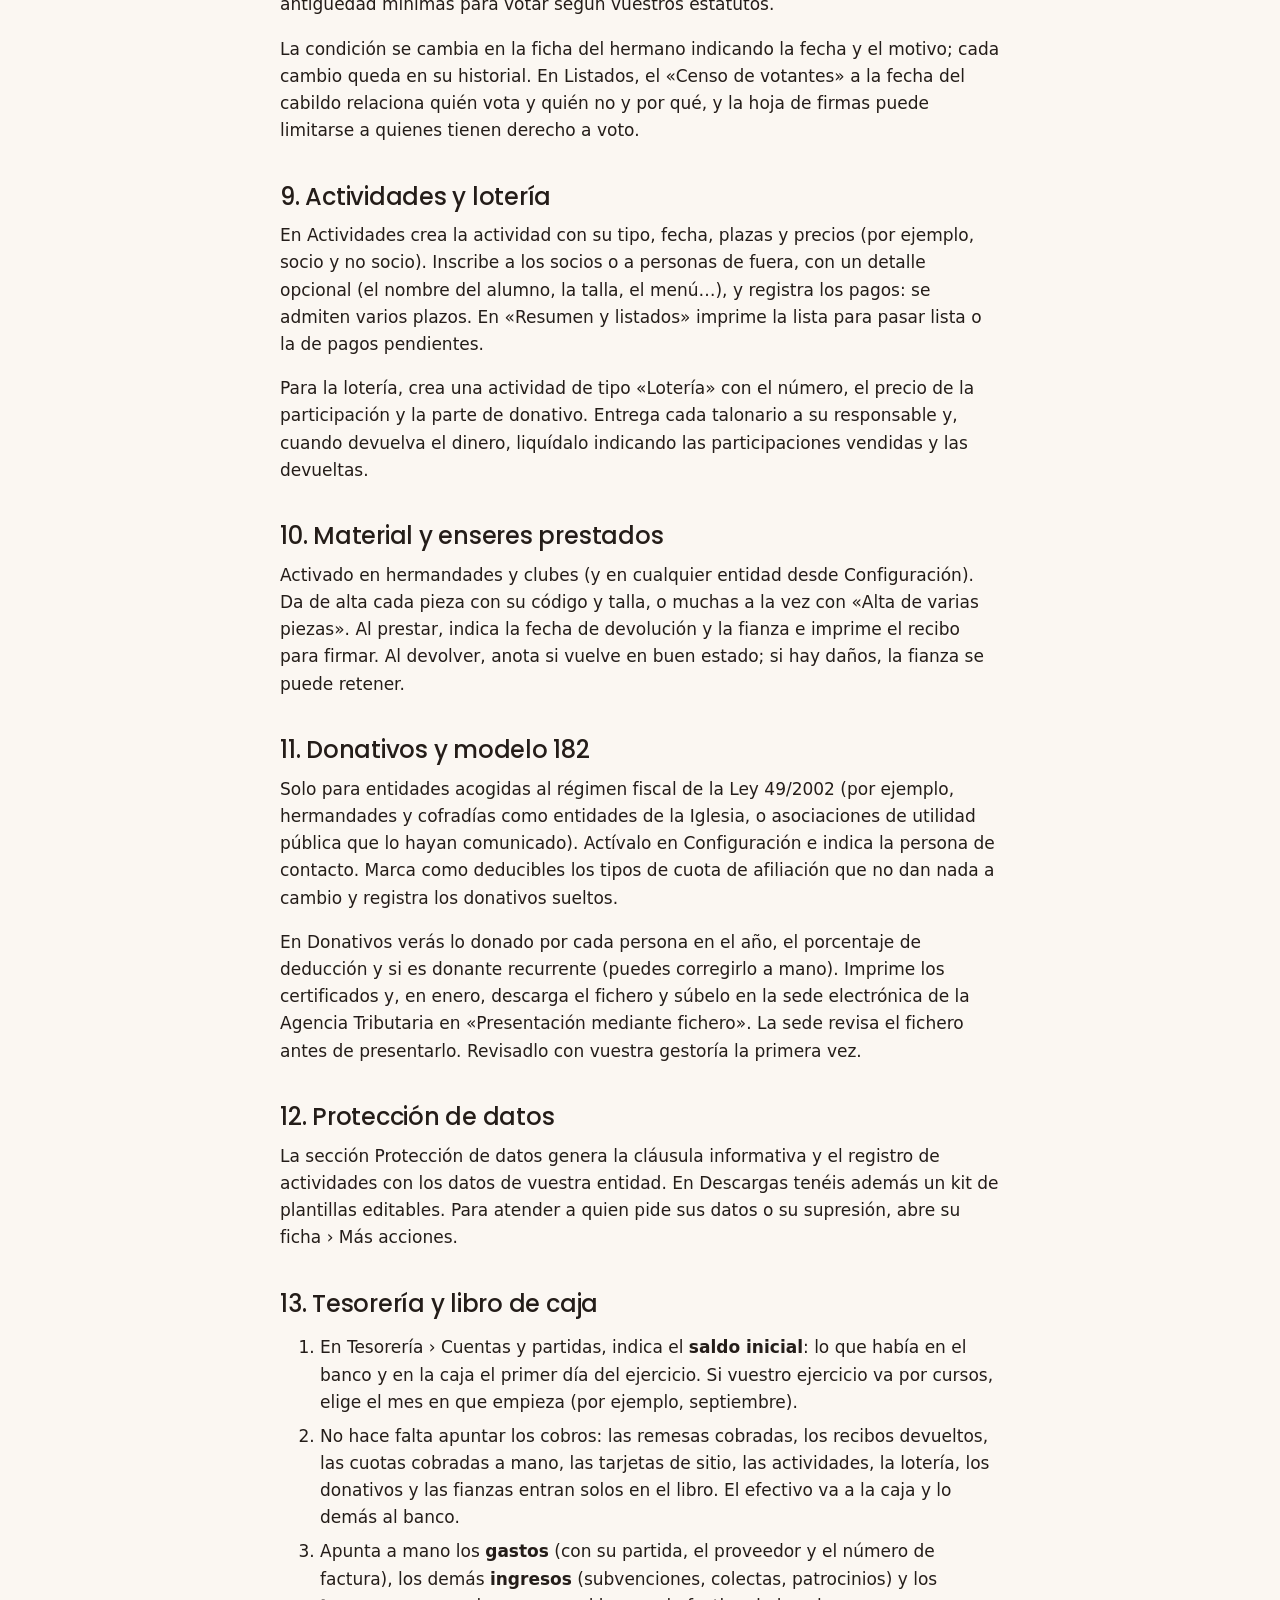
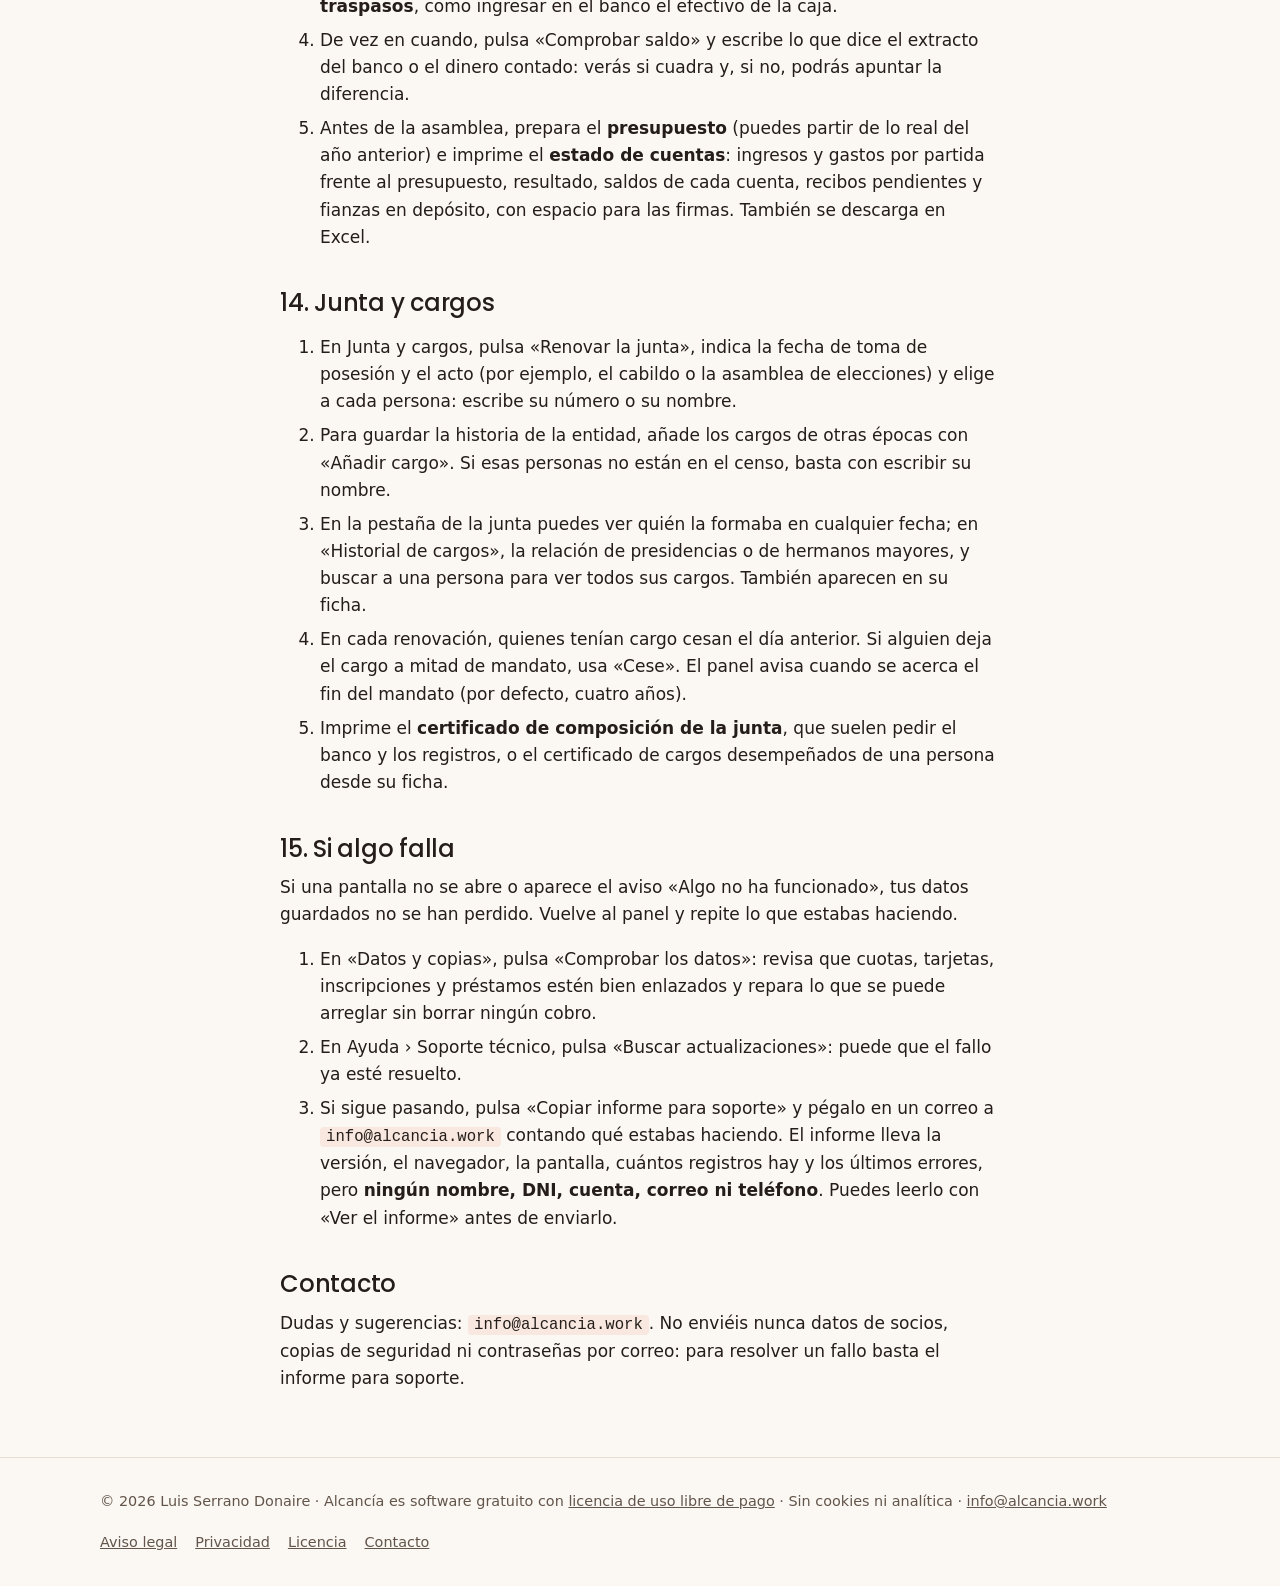
<file: guia.html>
<!doctype html>
<html lang="es">
<head>
<meta charset="utf-8">
<meta name="viewport" content="width=device-width, initial-scale=1, viewport-fit=cover">
<title>Guía de uso · Alcancía</title>
<meta name="description" content="Guía de uso de Alcancía: primeros pasos, importación, cuotas, remesas SEPA, copias y traspaso de junta.">
<link rel="icon" href="data:image/svg+xml,%3Csvg xmlns=%22http://www.w3.org/2000/svg%22 viewBox=%220 0 100.0 100.0%22 width=%22100%22 height=%22100%22%3E%3Ctitle%3EAlcanc%C3%ADa%3C/title%3E%3Crect width=%22100%22 height=%22100%22 rx=%2222%22 fill=%22%23b24a2a%22/%3E%3Cg transform=%22translate%2815 15%29 scale%28.7%29%22%3E%3Cdefs%3E%3CclipPath id=%22ranura-a%22%3E%3Crect x=%220%22 y=%220%22 width=%22100%22 height=%2231%22/%3E%3C/clipPath%3E%3C/defs%3E%3Cpath fill=%22%23ffffff%22 d=%22M34.6 87.2A33 33 0 1 1 65.4 87.2Z%22/%3E%3Crect x=%2237%22 y=%2284.5%22 width=%2226%22 height=%229%22 rx=%223.5%22 fill=%22%23ffffff%22/%3E%3Cg clip-path=%22url%28%23ranura-a%29%22%3E%3Ccircle cx=%2250%22 cy=%2221%22 r=%2213.2%22 fill=%22%23b24a2a%22/%3E%3Ccircle cx=%2250%22 cy=%2221%22 r=%2210.6%22 fill=%22%23e3a51f%22/%3E%3C/g%3E%3Cpath d=%22M37.5 32.5H62.5%22 stroke=%22%23b24a2a%22 stroke-width=%224.6%22 stroke-linecap=%22round%22/%3E%3C/g%3E%3C/svg%3E">
<link rel="stylesheet" href="site.css">
</head>
<body>
<header class="cabecera"><div class="envoltorio"><a class="marca" href="index.html"><svg class="marca-logo" viewBox="0 0 405.9 100" role="img" aria-label="Alcancía" focusable="false"><defs><clipPath id="ranura-marca-logo"><rect x="0" y="0" width="100" height="31"/></clipPath></defs><path fill="var(--marca-barro,#b24a2a)" d="M34.6 87.2A33 33 0 1 1 65.4 87.2Z"/><rect x="37" y="84.5" width="26" height="9" rx="3.5" fill="var(--marca-barro,#b24a2a)"/><g clip-path="url(#ranura-marca-logo)"><circle cx="50" cy="21" r="13.2" fill="var(--marca-hueco,#fbf7f2)"/><circle cx="50" cy="21" r="10.6" fill="var(--marca-moneda,#e3a51f)"/></g><path d="M37.5 32.5H62.5" stroke="var(--marca-hueco,#fbf7f2)" stroke-width="4.6" stroke-linecap="round"/><path fill="var(--marca-tinta,#241d19)" d="M133.536 37.775999999999996Q137.312 37.775999999999996 140.16000000000003 39.312Q143.008 40.848 144.544 43.343999999999994V38.288H155.488V74.0H144.544V68.944Q142.944 71.44 140.096 72.976Q137.248 74.512 133.472 74.512Q129.12 74.512 125.536 72.24000000000001Q121.952 69.968 119.872 65.77600000000001Q117.792 61.584 117.792 56.08Q117.792 50.576 119.872 46.416Q121.952 42.256 125.536 40.016Q129.12 37.775999999999996 133.536 37.775999999999996ZM136.736 47.312Q133.472 47.312 131.2 49.647999999999996Q128.928 51.983999999999995 128.928 56.08Q128.928 60.176 131.2 62.576Q133.472 64.976 136.736 64.976Q140.0 64.976 142.272 62.608000000000004Q144.544 60.24 144.544 56.144Q144.544 52.048 142.272 49.68Q140.0 47.312 136.736 47.312ZM173.728 26.64V74.0H162.784V26.64ZM196.768 37.775999999999996Q203.488 37.775999999999996 208.0 41.296Q212.512 44.816 213.92000000000002 51.216H202.27200000000002Q200.8 47.120000000000005 196.57600000000002 47.120000000000005Q193.568 47.120000000000005 191.776 49.456Q189.984 51.792 189.984 56.144Q189.984 60.496 191.776 62.83200000000001Q193.568 65.168 196.57600000000002 65.168Q200.8 65.168 202.27200000000002 61.072H213.92000000000002Q212.512 67.344 207.96800000000002 70.928Q203.424 74.512 196.768 74.512Q191.52 74.512 187.45600000000002 72.27199999999999Q183.39200000000002 70.032 181.12 65.872Q178.848 61.712 178.848 56.144Q178.848 50.576 181.12 46.416Q183.39200000000002 42.256 187.45600000000002 40.016Q191.52 37.775999999999996 196.768 37.775999999999996ZM232.672 37.775999999999996Q236.448 37.775999999999996 239.296 39.312Q242.144 40.848 243.68 43.343999999999994V38.288H254.624V74.0H243.68V68.944Q242.07999999999998 71.44 239.23199999999997 72.976Q236.384 74.512 232.608 74.512Q228.256 74.512 224.672 72.24000000000001Q221.088 69.968 219.00799999999998 65.77600000000001Q216.928 61.584 216.928 56.08Q216.928 50.576 219.00799999999998 46.416Q221.088 42.256 224.672 40.016Q228.256 37.775999999999996 232.672 37.775999999999996ZM235.87199999999999 47.312Q232.608 47.312 230.336 49.647999999999996Q228.064 51.983999999999995 228.064 56.08Q228.064 60.176 230.336 62.576Q232.608 64.976 235.87199999999999 64.976Q239.136 64.976 241.40800000000002 62.608000000000004Q243.68 60.24 243.68 56.144Q243.68 52.048 241.40800000000002 49.68Q239.136 47.312 235.87199999999999 47.312ZM297.44 53.135999999999996V74.0H286.56V54.608000000000004Q286.56 51.024 284.704 49.04Q282.848 47.056 279.712 47.056Q276.576 47.056 274.72 49.04Q272.864 51.024 272.864 54.608000000000004V74.0H261.92V38.288H272.864V43.024Q274.528 40.656 277.34400000000005 39.28Q280.16 37.903999999999996 283.68 37.903999999999996Q289.952 37.903999999999996 293.696 41.967999999999996Q297.44 46.032 297.44 53.135999999999996ZM320.15999999999997 37.775999999999996Q326.88 37.775999999999996 331.392 41.296Q335.904 44.816 337.312 51.216H325.664Q324.192 47.120000000000005 319.96799999999996 47.120000000000005Q316.96 47.120000000000005 315.168 49.456Q313.376 51.792 313.376 56.144Q313.376 60.496 315.168 62.83200000000001Q316.96 65.168 319.96799999999996 65.168Q324.192 65.168 325.664 61.072H337.312Q335.904 67.344 331.36 70.928Q326.816 74.512 320.15999999999997 74.512Q314.912 74.512 310.84799999999996 72.27199999999999Q306.784 70.032 304.51199999999994 65.872Q302.23999999999995 61.712 302.23999999999995 56.144Q302.23999999999995 50.576 304.51199999999994 46.416Q306.784 42.256 310.84799999999996 40.016Q314.912 37.775999999999996 320.15999999999997 37.775999999999996Z M354.27200000000005 38.288V74.0H343.32800000000003V38.288Z M375.968 37.775999999999996Q379.744 37.775999999999996 382.592 39.312Q385.44 40.848 386.976 43.343999999999994V38.288H397.92V74.0H386.976V68.944Q385.37600000000003 71.44 382.528 72.976Q379.68 74.512 375.904 74.512Q371.552 74.512 367.968 72.24000000000001Q364.384 69.968 362.304 65.77600000000001Q360.224 61.584 360.224 56.08Q360.224 50.576 362.304 46.416Q364.384 42.256 367.968 40.016Q371.552 37.775999999999996 375.968 37.775999999999996ZM379.168 47.312Q375.904 47.312 373.632 49.647999999999996Q371.36 51.983999999999995 371.36 56.08Q371.36 60.176 373.632 62.576Q375.904 64.976 379.168 64.976Q382.432 64.976 384.704 62.608000000000004Q386.976 60.24 386.976 56.144Q386.976 52.048 384.704 49.68Q382.432 47.312 379.168 47.312Z"/><rect x="342.88" y="21.33" width="7.36" height="14.72" rx="3.68" fill="var(--marca-moneda,#e3a51f)" transform="rotate(40 346.56 28.69)"/></svg></a><nav aria-label="Principal"><a href="demo/">Demo</a><a href="hermandades.html">Hermandades</a><a href="ampas.html">AMPAs</a><a href="clubes.html">Clubes</a><a href="asociaciones.html">Asociaciones</a><a href="guia.html" aria-current="page">Guía</a><a href="descargas.html">Descargas</a></nav></div></header>
<main>
<div class="envoltorio documento">
<p class="antetitulo">Guía de uso</p><h1>Cómo usar Alcancía</h1>
<p>Esta guía sigue el orden en que lo usará una tesorería o secretaría que empieza desde cero. Si solo queréis curiosear, abrid Alcancía y elegid «Probar sin compromiso».</p>
<h2 id="empezar">1. Crear la entidad</h2><ol><li>Abre <a href="app/">Alcancía</a> en Chrome o Edge.</li><li>En «Empezar con mi entidad», escribe el nombre, elige el tipo de entidad y una contraseña de al menos 10 caracteres con mayúsculas, minúsculas y números.</li><li>En Configuración, sube el <strong>escudo o logotipo</strong> de la entidad: aparecerá en todos los papeles que imprimas.</li><li>Imprime la <strong>llave de recuperación</strong> que aparece a continuación y guárdala en un sobre cerrado, lejos del ordenador: es la única forma de abrir los datos si se olvida la contraseña.</li>
<li>En Configuración, completa la dirección, el email y los datos bancarios: IBAN de la cuenta de cobro y el identificador de acreedor SEPA (el botón «Calcular desde el NIF» lo obtiene con el sufijo que os indique el banco, normalmente <span class="dato">000</span>).</li></ol>
<h2 id="importar">2. Importar vuestra hoja de cálculo</h2><p>En la lista de socios, pulsa «Importar» y elige vuestro fichero tal como lo tengáis: <strong>Excel (.xlsx)</strong>, <strong>LibreOffice (.ods)</strong> o <strong>CSV</strong>. Si el fichero tiene un título encima, la fila de títulos se detecta sola. Alcancía reconoce los nombres habituales de columna (<span class="dato">Nº Hno.</span>, <span class="dato">1er apellido</span>, <span class="dato">D.N.I.</span>, <span class="dato">Cta. bancaria</span>, <span class="dato">F. nacimiento</span>…) y puedes corregir el emparejamiento en una tabla con ejemplos de cada columna. Las cuentas de 20 dígitos se convierten solas a IBAN y las fechas de Excel se leen tal cual.</p><p>Antes de importar verás cuántas altas habrá, cuántas personas ya estaban (se buscan por DNI o por nombre y apellidos, y se completan sus datos en lugar de duplicarlas) y qué filas tienen errores, con su número de fila. Si lo importáis dos veces, no se duplica nada. Para sacar los datos, «Exportar a Excel» descarga la lista y, en Datos y copias, «Exportar todo a Excel» descarga un libro con todas las hojas.</p>
<p>Después de importar, filtra por «Solo con avisos» para revisar los datos incompletos.</p>
<h2 id="cuotas">3. Cuotas</h2><p>En Cuotas › Tipos de cuota, crea cada cuota con su importe y periodicidad. Asigna a cada persona su tipo en la ficha. Cada periodo, en Cuotas › Cobros, elige el tipo y el periodo (<span class="dato">2027</span>, <span class="dato">2027-T1</span>, <span class="dato">2027-03</span>…) y pulsa «Generar». Las cuotas en efectivo, transferencia o Bizum se marcan como cobradas con «Cobrar».</p>
<h2 id="remesas">4. Remesas bancarias</h2><ol><li>Antes de la primera remesa, contratad con el banco el servicio de adeudos directos SEPA CORE.</li><li>Cada persona que paga por banco debe firmar la orden de domiciliación (mandato). Imprímela desde su ficha: «Orden de domiciliación».</li>
<li>En Remesas, revisa los recibos: los que tienen IBAN o mandato incompleto aparecen en rojo y no se incluyen.</li><li>Elige la fecha de cobro con varios días hábiles de margen y pulsa «Generar fichero de remesa».</li>
<li>En la banca en línea, busca la opción de remesas de adeudos SEPA (fichero XML, norma pain.008) y sube el fichero.</li><li>Cuando el banco abone la remesa, márcala como cobrada. Si hay devoluciones, regístralas: volverán a quedar pendientes.</li></ol>
<h2 id="copias">5. Copias de seguridad</h2><p>Los datos viven en el navegador. Si se borra el historial o se estropea el equipo, solo una copia los recupera. En «Datos y copias»: descarga una copia cifrada cada semana o, mejor, activa el guardado automático en un fichero de la carpeta en la nube de la entidad.</p>
<h2 id="traspaso">6. Traspaso de junta</h2><ol><li>Descarga una copia cifrada.</li><li>Entrega el fichero y, por otra vía, la contraseña.</li><li>La nueva persona abre Alcancía y elige «Abrir una copia».</li><li>Cambiad la contraseña y borrad los datos del equipo anterior desde «Datos y copias».</li></ol>
<h2 id="salidas">7. Hermandades: salidas y tarjetas de sitio</h2><ol><li>En <strong>Salidas</strong>, crea la salida (por ejemplo, «Estación de penitencia 2027») con su fecha. Puedes copiar los tipos de tarjeta del año anterior o empezar con los habituales.</li>
<li>En «Tipos y precios», ajusta cada tipo (nazareno de cirio, de cruz, insignia, vara, costalero, mantilla, monaguillo…), su precio y, si quieres, las plazas disponibles o si está reservado a cofrades activos. El precio de la tarjeta es independiente de la cuota.</li>
<li>Durante el reparto, pulsa «Emitir tarjeta», elige al hermano, el tipo, el puesto o tramo y si paga en el momento (efectivo, Bizum, transferencia o tarjeta). Alcancía avisa si tiene cuotas pendientes o si se han cubierto las plazas, pero la decisión es de la junta. «Emitir y otra» agiliza las colas.</li>
<li>En «Resumen y listados», imprime el listado de las tarjetas pagadas de cada tipo, las tarjetas para entregar (seis por hoja) o exporta a CSV. También ves quién no ha sacado todavía la tarjeta.</li>
<li>En «Cortejo», crea los tramos (cuántos delante de cada paso y cuántas parejas caben). Alcancía coloca a los hermanos de cirio y de cruz por antigüedad, de los más recientes junto a la cruz de guía a los más antiguos junto al paso. Indica la insignia que abre cada tramo y su diputado, mueve a quien quieras (se respeta al volver a repartir) e imprime el cortejo completo o una hoja por diputado para pasar lista. «Escribir el tramo en las tarjetas» pone el tramo y la pareja en cada tarjeta de sitio.</li>
<li>Al terminar, cierra la salida. Cada tarjeta queda en el historial del hermano, con sus cambios, cobros y anulaciones.</li></ol>
<h2 id="cabildos">8. Cofrades activos y asociados y cabildos</h2><p>En algunas diócesis, como la Archidiócesis de Granada, hay que distinguir el cofrade activo del asociado, que no tiene derecho a voto en los cabildos. Actívalo en Configuración › Cofrades y cabildos, donde también se indican la edad y la antigüedad mínimas para votar según vuestros estatutos.</p>
<p>La condición se cambia en la ficha del hermano indicando la fecha y el motivo; cada cambio queda en su historial. En Listados, el «Censo de votantes» a la fecha del cabildo relaciona quién vota y quién no y por qué, y la hoja de firmas puede limitarse a quienes tienen derecho a voto.</p>
<h2 id="actividades">9. Actividades y lotería</h2><p>En Actividades crea la actividad con su tipo, fecha, plazas y precios (por ejemplo, socio y no socio). Inscribe a los socios o a personas de fuera, con un detalle opcional (el nombre del alumno, la talla, el menú…), y registra los pagos: se admiten varios plazos. En «Resumen y listados» imprime la lista para pasar lista o la de pagos pendientes.</p>
<p>Para la lotería, crea una actividad de tipo «Lotería» con el número, el precio de la participación y la parte de donativo. Entrega cada talonario a su responsable y, cuando devuelva el dinero, liquídalo indicando las participaciones vendidas y las devueltas.</p>
<h2 id="enseres">10. Material y enseres prestados</h2><p>Activado en hermandades y clubes (y en cualquier entidad desde Configuración). Da de alta cada pieza con su código y talla, o muchas a la vez con «Alta de varias piezas». Al prestar, indica la fecha de devolución y la fianza e imprime el recibo para firmar. Al devolver, anota si vuelve en buen estado; si hay daños, la fianza se puede retener.</p>
<h2 id="donativos">11. Donativos y modelo 182</h2><p>Solo para entidades acogidas al régimen fiscal de la Ley 49/2002 (por ejemplo, hermandades y cofradías como entidades de la Iglesia, o asociaciones de utilidad pública que lo hayan comunicado). Actívalo en Configuración e indica la persona de contacto. Marca como deducibles los tipos de cuota de afiliación que no dan nada a cambio y registra los donativos sueltos.</p>
<p>En Donativos verás lo donado por cada persona en el año, el porcentaje de deducción y si es donante recurrente (puedes corregirlo a mano). Imprime los certificados y, en enero, descarga el fichero y súbelo en la sede electrónica de la Agencia Tributaria en «Presentación mediante fichero». La sede revisa el fichero antes de presentarlo. Revisadlo con vuestra gestoría la primera vez.</p>
<h2 id="rgpd">12. Protección de datos</h2><p>La sección Protección de datos genera la cláusula informativa y el registro de actividades con los datos de vuestra entidad. En Descargas tenéis además un kit de plantillas editables. Para atender a quien pide sus datos o su supresión, abre su ficha › Más acciones.</p>
<h2 id="tesoreria">13. Tesorería y libro de caja</h2><ol><li>En Tesorería › Cuentas y partidas, indica el <strong>saldo inicial</strong>: lo que había en el banco y en la caja el primer día del ejercicio. Si vuestro ejercicio va por cursos, elige el mes en que empieza (por ejemplo, septiembre).</li>
<li>No hace falta apuntar los cobros: las remesas cobradas, los recibos devueltos, las cuotas cobradas a mano, las tarjetas de sitio, las actividades, la lotería, los donativos y las fianzas entran solos en el libro. El efectivo va a la caja y lo demás al banco.</li>
<li>Apunta a mano los <strong>gastos</strong> (con su partida, el proveedor y el número de factura), los demás <strong>ingresos</strong> (subvenciones, colectas, patrocinios) y los <strong>traspasos</strong>, como ingresar en el banco el efectivo de la caja.</li>
<li>De vez en cuando, pulsa «Comprobar saldo» y escribe lo que dice el extracto del banco o el dinero contado: verás si cuadra y, si no, podrás apuntar la diferencia.</li>
<li>Antes de la asamblea, prepara el <strong>presupuesto</strong> (puedes partir de lo real del año anterior) e imprime el <strong>estado de cuentas</strong>: ingresos y gastos por partida frente al presupuesto, resultado, saldos de cada cuenta, recibos pendientes y fianzas en depósito, con espacio para las firmas. También se descarga en Excel.</li></ol>
<h2 id="junta">14. Junta y cargos</h2><ol><li>En Junta y cargos, pulsa «Renovar la junta», indica la fecha de toma de posesión y el acto (por ejemplo, el cabildo o la asamblea de elecciones) y elige a cada persona: escribe su número o su nombre.</li>
<li>Para guardar la historia de la entidad, añade los cargos de otras épocas con «Añadir cargo». Si esas personas no están en el censo, basta con escribir su nombre.</li>
<li>En la pestaña de la junta puedes ver quién la formaba en cualquier fecha; en «Historial de cargos», la relación de presidencias o de hermanos mayores, y buscar a una persona para ver todos sus cargos. También aparecen en su ficha.</li>
<li>En cada renovación, quienes tenían cargo cesan el día anterior. Si alguien deja el cargo a mitad de mandato, usa «Cese». El panel avisa cuando se acerca el fin del mandato (por defecto, cuatro años).</li>
<li>Imprime el <strong>certificado de composición de la junta</strong>, que suelen pedir el banco y los registros, o el certificado de cargos desempeñados de una persona desde su ficha.</li></ol>
<h2 id="soporte">15. Si algo falla</h2><p>Si una pantalla no se abre o aparece el aviso «Algo no ha funcionado», tus datos guardados no se han perdido. Vuelve al panel y repite lo que estabas haciendo.</p>
<ol><li>En «Datos y copias», pulsa «Comprobar los datos»: revisa que cuotas, tarjetas, inscripciones y préstamos estén bien enlazados y repara lo que se puede arreglar sin borrar ningún cobro.</li>
<li>En Ayuda › Soporte técnico, pulsa «Buscar actualizaciones»: puede que el fallo ya esté resuelto.</li>
<li>Si sigue pasando, pulsa «Copiar informe para soporte» y pégalo en un correo a <span class="dato">info@alcancia.work</span> contando qué estabas haciendo. El informe lleva la versión, el navegador, la pantalla, cuántos registros hay y los últimos errores, pero <strong>ningún nombre, DNI, cuenta, correo ni teléfono</strong>. Puedes leerlo con «Ver el informe» antes de enviarlo.</li></ol>
<h2 id="contacto">Contacto</h2><p>Dudas y sugerencias: <span class="dato">info@alcancia.work</span>. No enviéis nunca datos de socios, copias de seguridad ni contraseñas por correo: para resolver un fallo basta el informe para soporte.</p></div>
</main>
<footer class="pie"><div class="envoltorio"><span>© 2026 Luis Serrano Donaire · Alcancía es software gratuito con <a href="licencia.html">licencia de uso libre de pago</a> · Sin cookies ni analítica · <a href="mailto:info@alcancia.work">info@alcancia.work</a></span>
<nav aria-label="Legal"><a href="aviso-legal.html">Aviso legal</a><a href="privacidad.html">Privacidad</a><a href="licencia.html">Licencia</a><a href="guia.html#contacto">Contacto</a></nav></div></footer>
</body>
</html>
</file>
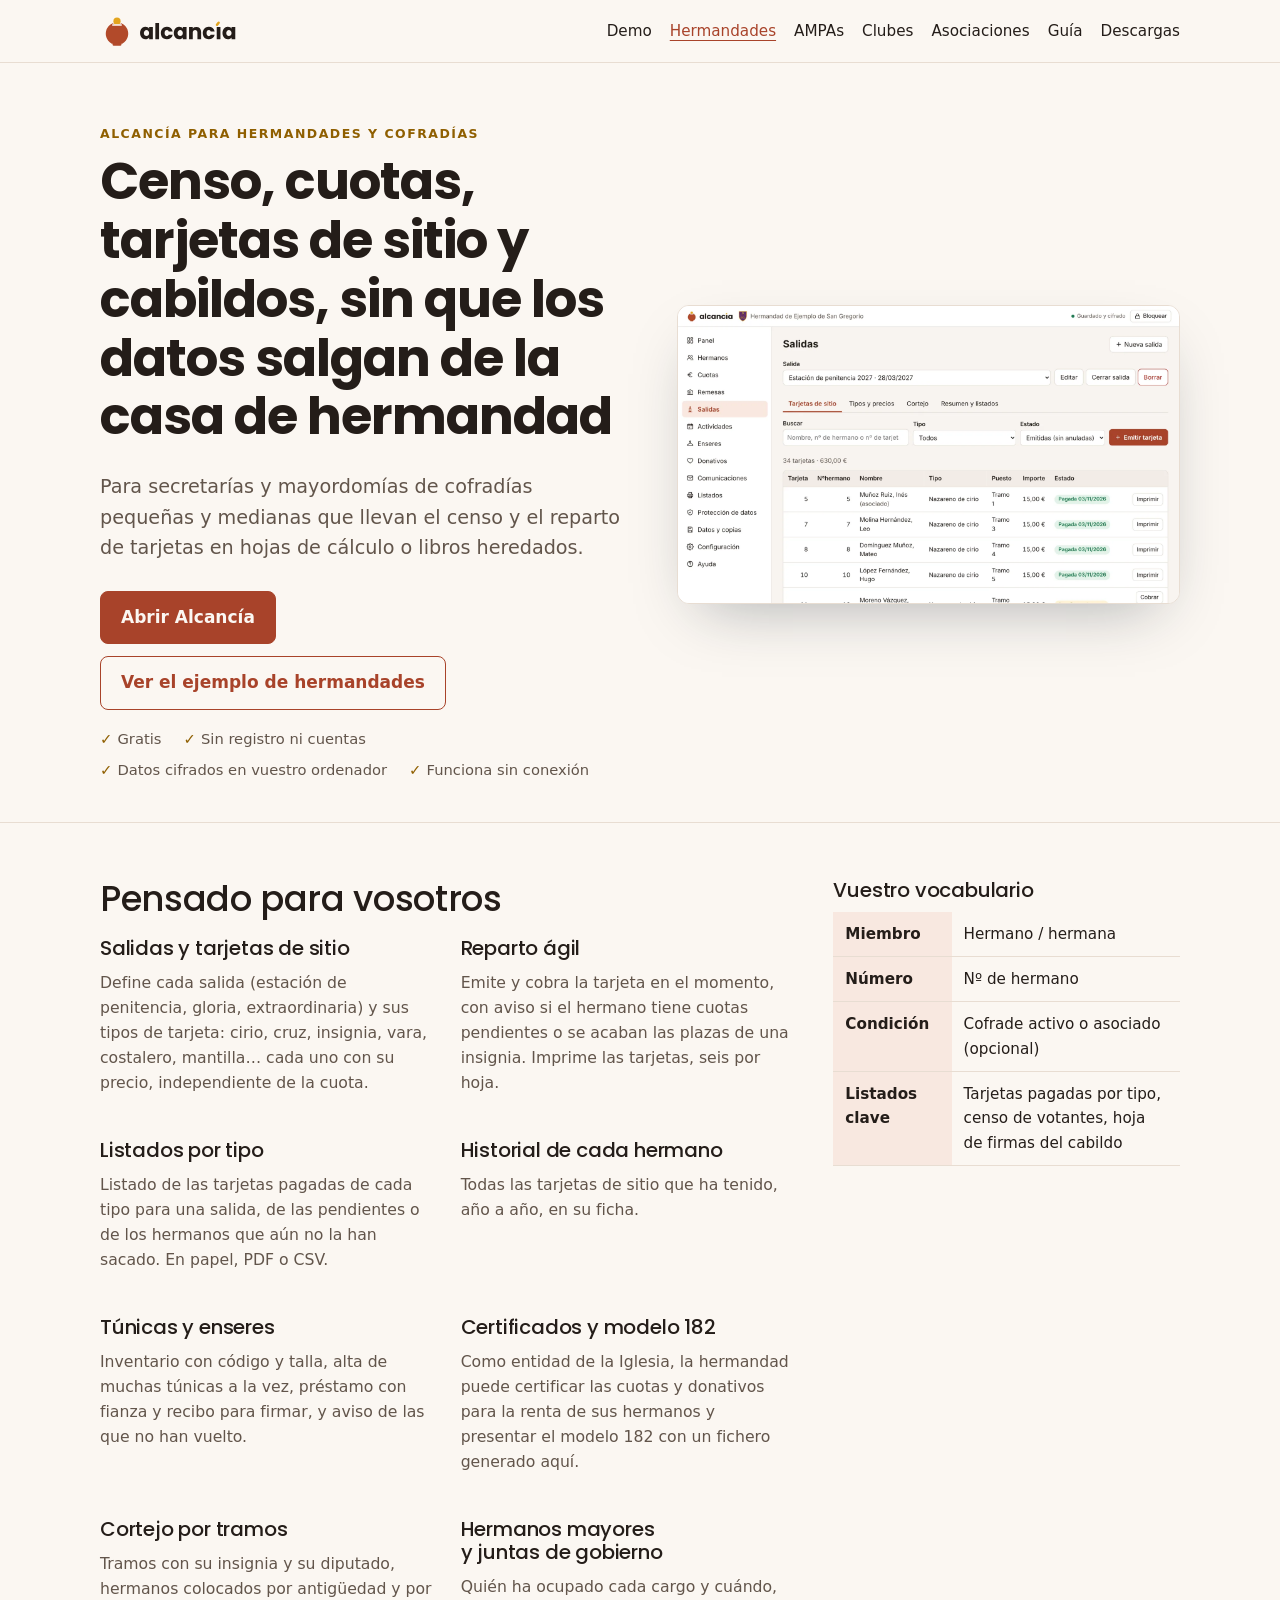
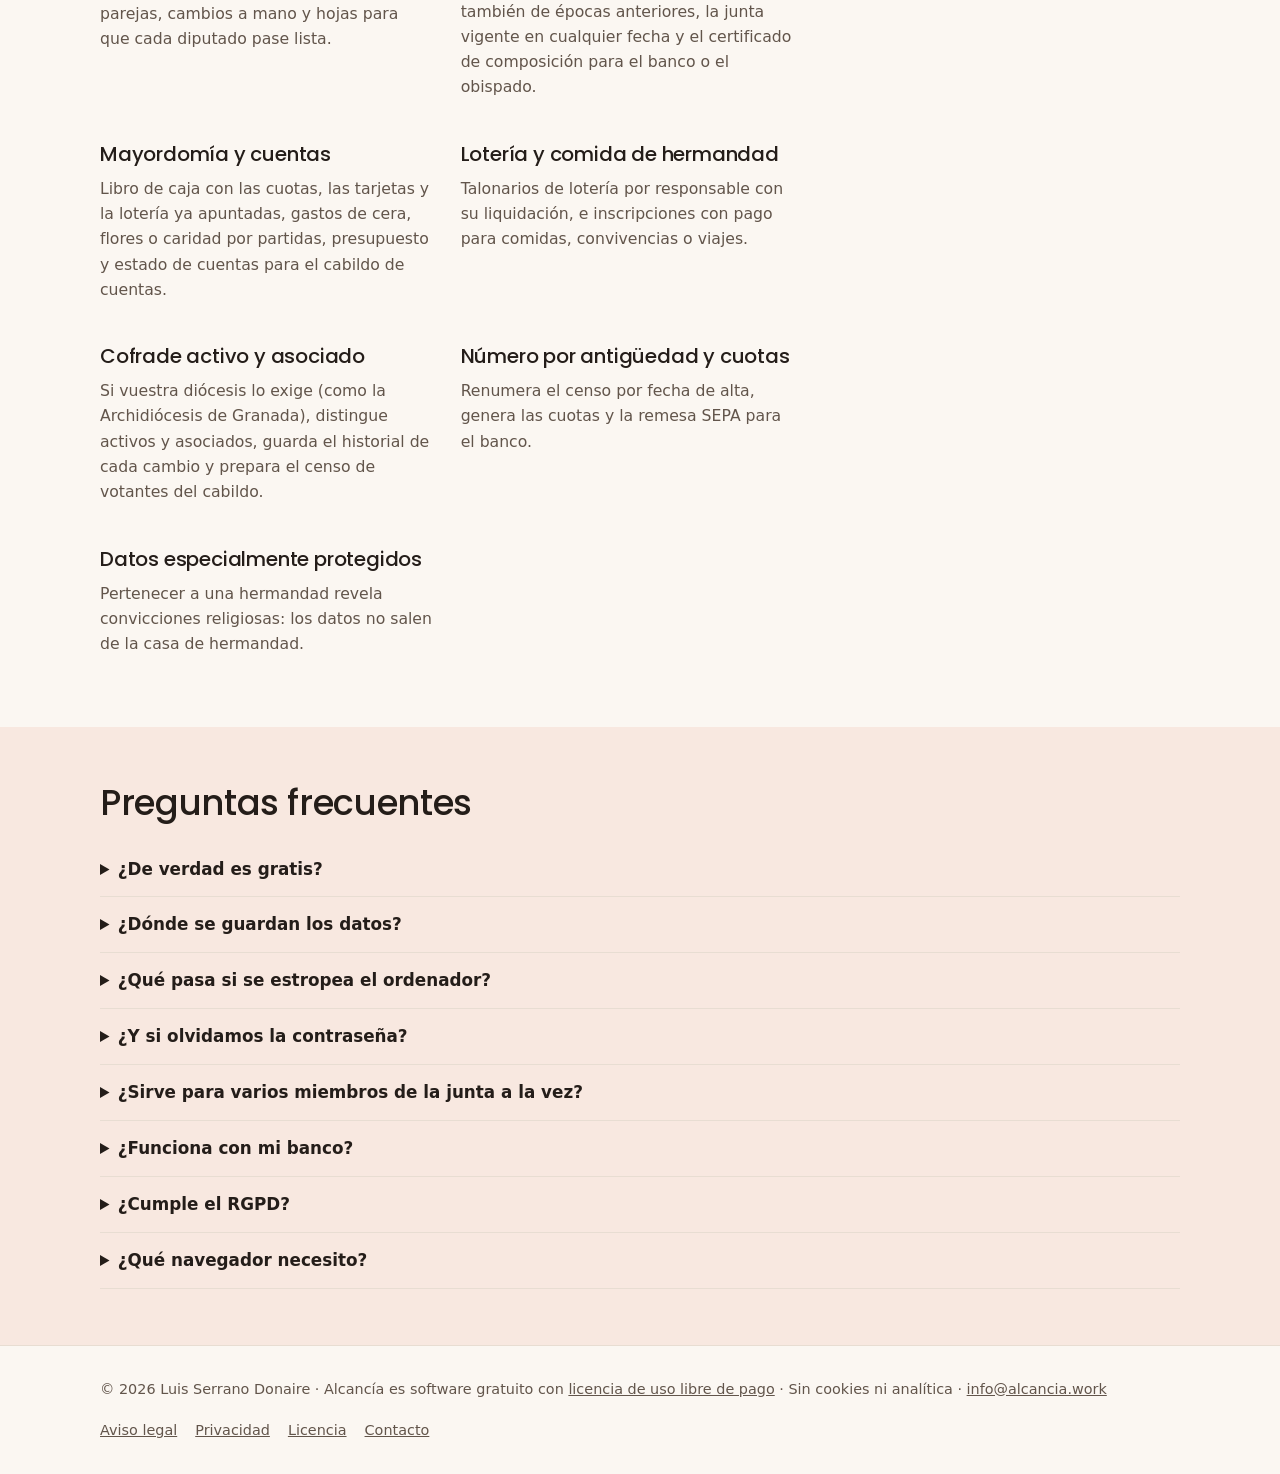
<file: hermandades.html>
<!doctype html>
<html lang="es">
<head>
<meta charset="utf-8">
<meta name="viewport" content="width=device-width, initial-scale=1, viewport-fit=cover">
<title>Alcancía para hermandades y cofradías</title>
<meta name="description" content="Alcancía: Censo, cuotas, tarjetas de sitio y cabildos, sin que los datos salgan de la casa de hermandad. Gratis, sin registro y con los datos cifrados en vuestro ordenador.">
<link rel="icon" href="data:image/svg+xml,%3Csvg xmlns=%22http://www.w3.org/2000/svg%22 viewBox=%220 0 100.0 100.0%22 width=%22100%22 height=%22100%22%3E%3Ctitle%3EAlcanc%C3%ADa%3C/title%3E%3Crect width=%22100%22 height=%22100%22 rx=%2222%22 fill=%22%23b24a2a%22/%3E%3Cg transform=%22translate%2815 15%29 scale%28.7%29%22%3E%3Cdefs%3E%3CclipPath id=%22ranura-a%22%3E%3Crect x=%220%22 y=%220%22 width=%22100%22 height=%2231%22/%3E%3C/clipPath%3E%3C/defs%3E%3Cpath fill=%22%23ffffff%22 d=%22M34.6 87.2A33 33 0 1 1 65.4 87.2Z%22/%3E%3Crect x=%2237%22 y=%2284.5%22 width=%2226%22 height=%229%22 rx=%223.5%22 fill=%22%23ffffff%22/%3E%3Cg clip-path=%22url%28%23ranura-a%29%22%3E%3Ccircle cx=%2250%22 cy=%2221%22 r=%2213.2%22 fill=%22%23b24a2a%22/%3E%3Ccircle cx=%2250%22 cy=%2221%22 r=%2210.6%22 fill=%22%23e3a51f%22/%3E%3C/g%3E%3Cpath d=%22M37.5 32.5H62.5%22 stroke=%22%23b24a2a%22 stroke-width=%224.6%22 stroke-linecap=%22round%22/%3E%3C/g%3E%3C/svg%3E">
<link rel="stylesheet" href="site.css">
</head>
<body>
<header class="cabecera"><div class="envoltorio"><a class="marca" href="index.html"><svg class="marca-logo" viewBox="0 0 405.9 100" role="img" aria-label="Alcancía" focusable="false"><defs><clipPath id="ranura-marca-logo"><rect x="0" y="0" width="100" height="31"/></clipPath></defs><path fill="var(--marca-barro,#b24a2a)" d="M34.6 87.2A33 33 0 1 1 65.4 87.2Z"/><rect x="37" y="84.5" width="26" height="9" rx="3.5" fill="var(--marca-barro,#b24a2a)"/><g clip-path="url(#ranura-marca-logo)"><circle cx="50" cy="21" r="13.2" fill="var(--marca-hueco,#fbf7f2)"/><circle cx="50" cy="21" r="10.6" fill="var(--marca-moneda,#e3a51f)"/></g><path d="M37.5 32.5H62.5" stroke="var(--marca-hueco,#fbf7f2)" stroke-width="4.6" stroke-linecap="round"/><path fill="var(--marca-tinta,#241d19)" d="M133.536 37.775999999999996Q137.312 37.775999999999996 140.16000000000003 39.312Q143.008 40.848 144.544 43.343999999999994V38.288H155.488V74.0H144.544V68.944Q142.944 71.44 140.096 72.976Q137.248 74.512 133.472 74.512Q129.12 74.512 125.536 72.24000000000001Q121.952 69.968 119.872 65.77600000000001Q117.792 61.584 117.792 56.08Q117.792 50.576 119.872 46.416Q121.952 42.256 125.536 40.016Q129.12 37.775999999999996 133.536 37.775999999999996ZM136.736 47.312Q133.472 47.312 131.2 49.647999999999996Q128.928 51.983999999999995 128.928 56.08Q128.928 60.176 131.2 62.576Q133.472 64.976 136.736 64.976Q140.0 64.976 142.272 62.608000000000004Q144.544 60.24 144.544 56.144Q144.544 52.048 142.272 49.68Q140.0 47.312 136.736 47.312ZM173.728 26.64V74.0H162.784V26.64ZM196.768 37.775999999999996Q203.488 37.775999999999996 208.0 41.296Q212.512 44.816 213.92000000000002 51.216H202.27200000000002Q200.8 47.120000000000005 196.57600000000002 47.120000000000005Q193.568 47.120000000000005 191.776 49.456Q189.984 51.792 189.984 56.144Q189.984 60.496 191.776 62.83200000000001Q193.568 65.168 196.57600000000002 65.168Q200.8 65.168 202.27200000000002 61.072H213.92000000000002Q212.512 67.344 207.96800000000002 70.928Q203.424 74.512 196.768 74.512Q191.52 74.512 187.45600000000002 72.27199999999999Q183.39200000000002 70.032 181.12 65.872Q178.848 61.712 178.848 56.144Q178.848 50.576 181.12 46.416Q183.39200000000002 42.256 187.45600000000002 40.016Q191.52 37.775999999999996 196.768 37.775999999999996ZM232.672 37.775999999999996Q236.448 37.775999999999996 239.296 39.312Q242.144 40.848 243.68 43.343999999999994V38.288H254.624V74.0H243.68V68.944Q242.07999999999998 71.44 239.23199999999997 72.976Q236.384 74.512 232.608 74.512Q228.256 74.512 224.672 72.24000000000001Q221.088 69.968 219.00799999999998 65.77600000000001Q216.928 61.584 216.928 56.08Q216.928 50.576 219.00799999999998 46.416Q221.088 42.256 224.672 40.016Q228.256 37.775999999999996 232.672 37.775999999999996ZM235.87199999999999 47.312Q232.608 47.312 230.336 49.647999999999996Q228.064 51.983999999999995 228.064 56.08Q228.064 60.176 230.336 62.576Q232.608 64.976 235.87199999999999 64.976Q239.136 64.976 241.40800000000002 62.608000000000004Q243.68 60.24 243.68 56.144Q243.68 52.048 241.40800000000002 49.68Q239.136 47.312 235.87199999999999 47.312ZM297.44 53.135999999999996V74.0H286.56V54.608000000000004Q286.56 51.024 284.704 49.04Q282.848 47.056 279.712 47.056Q276.576 47.056 274.72 49.04Q272.864 51.024 272.864 54.608000000000004V74.0H261.92V38.288H272.864V43.024Q274.528 40.656 277.34400000000005 39.28Q280.16 37.903999999999996 283.68 37.903999999999996Q289.952 37.903999999999996 293.696 41.967999999999996Q297.44 46.032 297.44 53.135999999999996ZM320.15999999999997 37.775999999999996Q326.88 37.775999999999996 331.392 41.296Q335.904 44.816 337.312 51.216H325.664Q324.192 47.120000000000005 319.96799999999996 47.120000000000005Q316.96 47.120000000000005 315.168 49.456Q313.376 51.792 313.376 56.144Q313.376 60.496 315.168 62.83200000000001Q316.96 65.168 319.96799999999996 65.168Q324.192 65.168 325.664 61.072H337.312Q335.904 67.344 331.36 70.928Q326.816 74.512 320.15999999999997 74.512Q314.912 74.512 310.84799999999996 72.27199999999999Q306.784 70.032 304.51199999999994 65.872Q302.23999999999995 61.712 302.23999999999995 56.144Q302.23999999999995 50.576 304.51199999999994 46.416Q306.784 42.256 310.84799999999996 40.016Q314.912 37.775999999999996 320.15999999999997 37.775999999999996Z M354.27200000000005 38.288V74.0H343.32800000000003V38.288Z M375.968 37.775999999999996Q379.744 37.775999999999996 382.592 39.312Q385.44 40.848 386.976 43.343999999999994V38.288H397.92V74.0H386.976V68.944Q385.37600000000003 71.44 382.528 72.976Q379.68 74.512 375.904 74.512Q371.552 74.512 367.968 72.24000000000001Q364.384 69.968 362.304 65.77600000000001Q360.224 61.584 360.224 56.08Q360.224 50.576 362.304 46.416Q364.384 42.256 367.968 40.016Q371.552 37.775999999999996 375.968 37.775999999999996ZM379.168 47.312Q375.904 47.312 373.632 49.647999999999996Q371.36 51.983999999999995 371.36 56.08Q371.36 60.176 373.632 62.576Q375.904 64.976 379.168 64.976Q382.432 64.976 384.704 62.608000000000004Q386.976 60.24 386.976 56.144Q386.976 52.048 384.704 49.68Q382.432 47.312 379.168 47.312Z"/><rect x="342.88" y="21.33" width="7.36" height="14.72" rx="3.68" fill="var(--marca-moneda,#e3a51f)" transform="rotate(40 346.56 28.69)"/></svg></a><nav aria-label="Principal"><a href="demo/">Demo</a><a href="hermandades.html" aria-current="page">Hermandades</a><a href="ampas.html">AMPAs</a><a href="clubes.html">Clubes</a><a href="asociaciones.html">Asociaciones</a><a href="guia.html">Guía</a><a href="descargas.html">Descargas</a></nav></div></header>
<main>
<div class="envoltorio portada"><div><p class="antetitulo">Alcancía para hermandades y cofradías</p><h1>Censo, cuotas, tarjetas de sitio y cabildos, sin que los datos salgan de la casa de hermandad</h1><p class="entradilla">Para secretarías y mayordomías de cofradías pequeñas y medianas que llevan el censo y el reparto de tarjetas en hojas de cálculo o libros heredados.</p>
<div class="acciones"><a class="boton lleno" href="app/">Abrir Alcancía</a><a class="boton" href="demo/?perfil=hermandad">Ver el ejemplo de hermandades</a></div><ul class="garantias"><li>Gratis</li><li>Sin registro ni cuentas</li><li>Datos cifrados en vuestro ordenador</li><li>Funciona sin conexión</li></ul></div>
<figure class="captura" style="margin:0"><img src="img/salidas.webp" width="1600" height="950" alt="Pantalla de Alcancía"></figure></div>
<section class="seccion"><div class="envoltorio ficha-perfil"><div><h2>Pensado para vosotros</h2><div class="rejilla"><div class="funcion"><h3>Salidas y tarjetas de sitio</h3><p>Define cada salida (estación de penitencia, gloria, extraordinaria) y sus tipos de tarjeta: cirio, cruz, insignia, vara, costalero, mantilla… cada uno con su precio, independiente de la cuota.</p></div><div class="funcion"><h3>Reparto ágil</h3><p>Emite y cobra la tarjeta en el momento, con aviso si el hermano tiene cuotas pendientes o se acaban las plazas de una insignia. Imprime las tarjetas, seis por hoja.</p></div><div class="funcion"><h3>Listados por tipo</h3><p>Listado de las tarjetas pagadas de cada tipo para una salida, de las pendientes o de los hermanos que aún no la han sacado. En papel, PDF o CSV.</p></div><div class="funcion"><h3>Historial de cada hermano</h3><p>Todas las tarjetas de sitio que ha tenido, año a año, en su ficha.</p></div><div class="funcion"><h3>Túnicas y enseres</h3><p>Inventario con código y talla, alta de muchas túnicas a la vez, préstamo con fianza y recibo para firmar, y aviso de las que no han vuelto.</p></div><div class="funcion"><h3>Certificados y modelo 182</h3><p>Como entidad de la Iglesia, la hermandad puede certificar las cuotas y donativos para la renta de sus hermanos y presentar el modelo 182 con un fichero generado aquí.</p></div><div class="funcion"><h3>Cortejo por tramos</h3><p>Tramos con su insignia y su diputado, hermanos colocados por antigüedad y por parejas, cambios a mano y hojas para que cada diputado pase lista.</p></div><div class="funcion"><h3>Hermanos mayores y juntas de gobierno</h3><p>Quién ha ocupado cada cargo y cuándo, también de épocas anteriores, la junta vigente en cualquier fecha y el certificado de composición para el banco o el obispado.</p></div><div class="funcion"><h3>Mayordomía y cuentas</h3><p>Libro de caja con las cuotas, las tarjetas y la lotería ya apuntadas, gastos de cera, flores o caridad por partidas, presupuesto y estado de cuentas para el cabildo de cuentas.</p></div><div class="funcion"><h3>Lotería y comida de hermandad</h3><p>Talonarios de lotería por responsable con su liquidación, e inscripciones con pago para comidas, convivencias o viajes.</p></div><div class="funcion"><h3>Cofrade activo y asociado</h3><p>Si vuestra diócesis lo exige (como la Archidiócesis de Granada), distingue activos y asociados, guarda el historial de cada cambio y prepara el censo de votantes del cabildo.</p></div><div class="funcion"><h3>Número por antigüedad y cuotas</h3><p>Renumera el censo por fecha de alta, genera las cuotas y la remesa SEPA para el banco.</p></div><div class="funcion"><h3>Datos especialmente protegidos</h3><p>Pertenecer a una hermandad revela convicciones religiosas: los datos no salen de la casa de hermandad.</p></div></div></div>
<aside><h3>Vuestro vocabulario</h3><div class="tabla"><table><tbody><tr><th scope="row">Miembro</th><td>Hermano / hermana</td></tr><tr><th scope="row">Número</th><td>Nº de hermano</td></tr><tr><th scope="row">Condición</th><td>Cofrade activo o asociado (opcional)</td></tr><tr><th scope="row">Listados clave</th><td>Tarjetas pagadas por tipo, censo de votantes, hoja de firmas del cabildo</td></tr></tbody></table></div>
</aside></div></section>
<section class="seccion tinte"><div class="envoltorio"><h2>Preguntas frecuentes</h2><details><summary>¿De verdad es gratis?</summary><p>Sí. La versión que funciona en vuestro ordenador es gratuita para entidades sin ánimo de lucro. Si en el futuro hay una versión en la nube para varias personas de la junta, será opcional.</p></details><details><summary>¿Dónde se guardan los datos?</summary><p>En el navegador del ordenador donde trabajáis, cifrados con vuestra contraseña. Además podéis descargar copias cifradas o activar el guardado automático en un fichero dentro de la nube de la entidad.</p></details><details><summary>¿Qué pasa si se estropea el ordenador?</summary><p>Abrís la última copia en otro ordenador con la misma contraseña. Por eso el programa os recuerda hacer copia cada semana.</p></details><details><summary>¿Y si olvidamos la contraseña?</summary><p>Al crear la entidad, el programa genera una llave de recuperación para imprimir y guardar en un sobre cerrado. Con ella se abren los datos y se pone una contraseña nueva. Sin contraseña ni llave nadie puede leer los datos, tampoco quien desarrolla el programa: guardad la llave lejos del ordenador.</p></details><details><summary>¿Sirve para varios miembros de la junta a la vez?</summary><p>Cada persona trabaja con su copia; para compartir, se entrega la copia cifrada. Si preferís sincronizar, activad el guardado automático en una carpeta compartida y trabajad por turnos.</p></details><details><summary>¿Funciona con mi banco?</summary><p>El fichero de remesas sigue el estándar europeo de adeudos directos SEPA (pain.008.001.02) que aceptan los bancos españoles. La primera vez, comprobad con vuestra oficina que tenéis contratado el servicio de adeudos y probad con pocos recibos.</p></details><details><summary>¿Cumple el RGPD?</summary><p>Alcancía os ayuda a cumplirlo: cifra los datos, no los cede a nadie, genera la cláusula informativa y el registro de actividades y permite atender los derechos de acceso y supresión. La responsable del tratamiento es siempre la entidad; en Descargas tenéis un kit de plantillas.</p></details><details><summary>¿Qué navegador necesito?</summary><p>Chrome o Edge actualizados, en Windows, macOS o Linux. Firefox y Safari funcionan, pero no permiten el guardado automático en un fichero.</p></details></div></section>
</main>
<footer class="pie"><div class="envoltorio"><span>© 2026 Luis Serrano Donaire · Alcancía es software gratuito con <a href="licencia.html">licencia de uso libre de pago</a> · Sin cookies ni analítica · <a href="mailto:info@alcancia.work">info@alcancia.work</a></span>
<nav aria-label="Legal"><a href="aviso-legal.html">Aviso legal</a><a href="privacidad.html">Privacidad</a><a href="licencia.html">Licencia</a><a href="guia.html#contacto">Contacto</a></nav></div></footer>
</body>
</html>
</file>
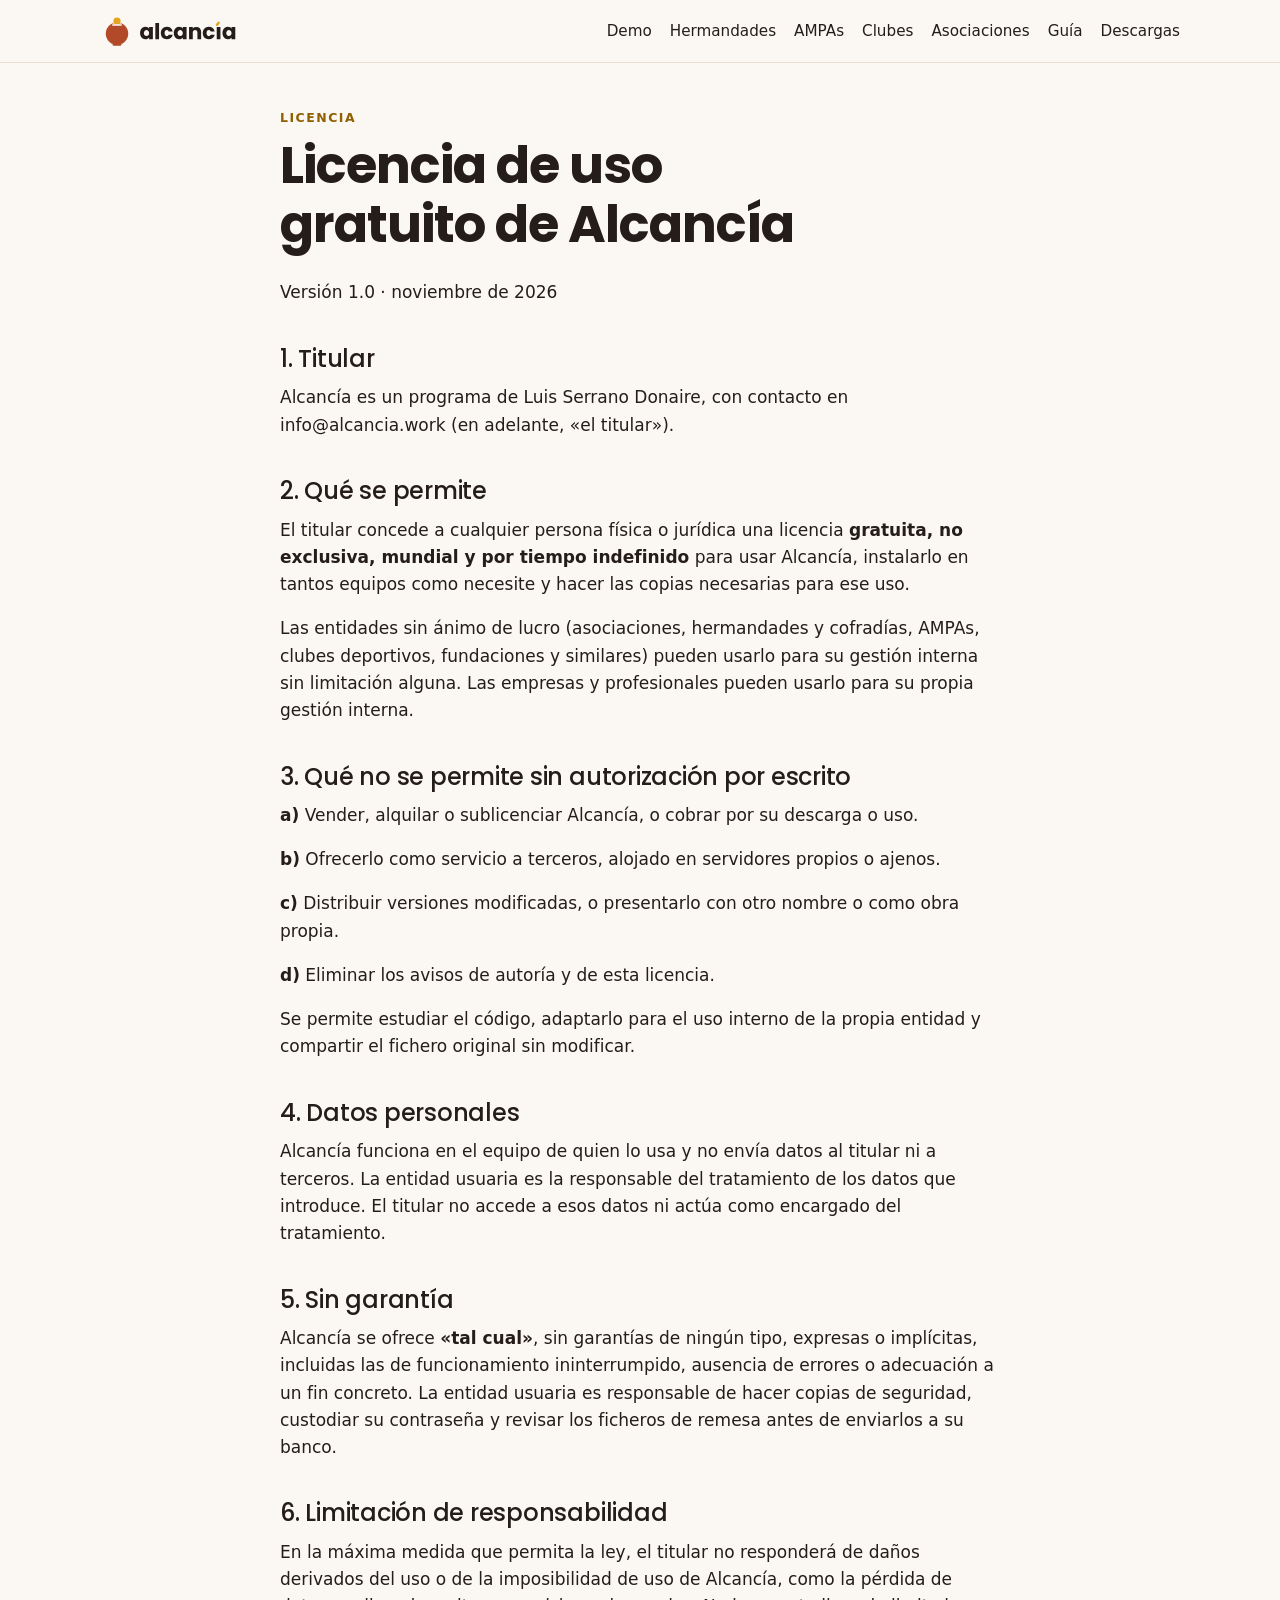
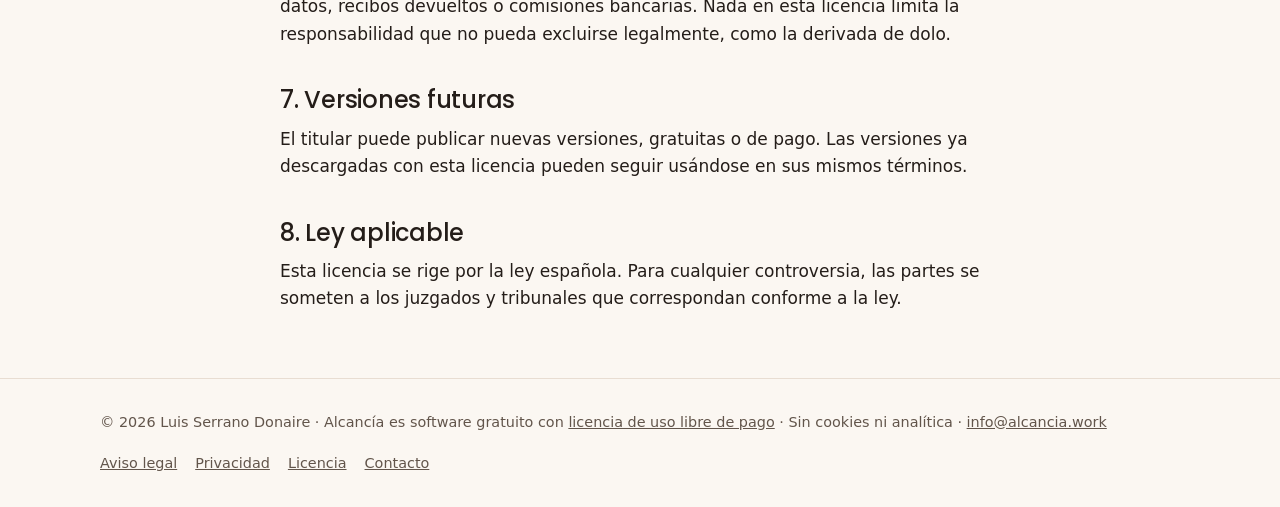
<file: licencia.html>
<!doctype html>
<html lang="es">
<head>
<meta charset="utf-8">
<meta name="viewport" content="width=device-width, initial-scale=1, viewport-fit=cover">
<title>Licencia · Alcancía</title>
<meta name="description" content="Licencia de uso gratuito de Alcancía.">
<link rel="icon" href="data:image/svg+xml,%3Csvg xmlns=%22http://www.w3.org/2000/svg%22 viewBox=%220 0 100.0 100.0%22 width=%22100%22 height=%22100%22%3E%3Ctitle%3EAlcanc%C3%ADa%3C/title%3E%3Crect width=%22100%22 height=%22100%22 rx=%2222%22 fill=%22%23b24a2a%22/%3E%3Cg transform=%22translate%2815 15%29 scale%28.7%29%22%3E%3Cdefs%3E%3CclipPath id=%22ranura-a%22%3E%3Crect x=%220%22 y=%220%22 width=%22100%22 height=%2231%22/%3E%3C/clipPath%3E%3C/defs%3E%3Cpath fill=%22%23ffffff%22 d=%22M34.6 87.2A33 33 0 1 1 65.4 87.2Z%22/%3E%3Crect x=%2237%22 y=%2284.5%22 width=%2226%22 height=%229%22 rx=%223.5%22 fill=%22%23ffffff%22/%3E%3Cg clip-path=%22url%28%23ranura-a%29%22%3E%3Ccircle cx=%2250%22 cy=%2221%22 r=%2213.2%22 fill=%22%23b24a2a%22/%3E%3Ccircle cx=%2250%22 cy=%2221%22 r=%2210.6%22 fill=%22%23e3a51f%22/%3E%3C/g%3E%3Cpath d=%22M37.5 32.5H62.5%22 stroke=%22%23b24a2a%22 stroke-width=%224.6%22 stroke-linecap=%22round%22/%3E%3C/g%3E%3C/svg%3E">
<link rel="stylesheet" href="site.css">
</head>
<body>
<header class="cabecera"><div class="envoltorio"><a class="marca" href="index.html"><svg class="marca-logo" viewBox="0 0 405.9 100" role="img" aria-label="Alcancía" focusable="false"><defs><clipPath id="ranura-marca-logo"><rect x="0" y="0" width="100" height="31"/></clipPath></defs><path fill="var(--marca-barro,#b24a2a)" d="M34.6 87.2A33 33 0 1 1 65.4 87.2Z"/><rect x="37" y="84.5" width="26" height="9" rx="3.5" fill="var(--marca-barro,#b24a2a)"/><g clip-path="url(#ranura-marca-logo)"><circle cx="50" cy="21" r="13.2" fill="var(--marca-hueco,#fbf7f2)"/><circle cx="50" cy="21" r="10.6" fill="var(--marca-moneda,#e3a51f)"/></g><path d="M37.5 32.5H62.5" stroke="var(--marca-hueco,#fbf7f2)" stroke-width="4.6" stroke-linecap="round"/><path fill="var(--marca-tinta,#241d19)" d="M133.536 37.775999999999996Q137.312 37.775999999999996 140.16000000000003 39.312Q143.008 40.848 144.544 43.343999999999994V38.288H155.488V74.0H144.544V68.944Q142.944 71.44 140.096 72.976Q137.248 74.512 133.472 74.512Q129.12 74.512 125.536 72.24000000000001Q121.952 69.968 119.872 65.77600000000001Q117.792 61.584 117.792 56.08Q117.792 50.576 119.872 46.416Q121.952 42.256 125.536 40.016Q129.12 37.775999999999996 133.536 37.775999999999996ZM136.736 47.312Q133.472 47.312 131.2 49.647999999999996Q128.928 51.983999999999995 128.928 56.08Q128.928 60.176 131.2 62.576Q133.472 64.976 136.736 64.976Q140.0 64.976 142.272 62.608000000000004Q144.544 60.24 144.544 56.144Q144.544 52.048 142.272 49.68Q140.0 47.312 136.736 47.312ZM173.728 26.64V74.0H162.784V26.64ZM196.768 37.775999999999996Q203.488 37.775999999999996 208.0 41.296Q212.512 44.816 213.92000000000002 51.216H202.27200000000002Q200.8 47.120000000000005 196.57600000000002 47.120000000000005Q193.568 47.120000000000005 191.776 49.456Q189.984 51.792 189.984 56.144Q189.984 60.496 191.776 62.83200000000001Q193.568 65.168 196.57600000000002 65.168Q200.8 65.168 202.27200000000002 61.072H213.92000000000002Q212.512 67.344 207.96800000000002 70.928Q203.424 74.512 196.768 74.512Q191.52 74.512 187.45600000000002 72.27199999999999Q183.39200000000002 70.032 181.12 65.872Q178.848 61.712 178.848 56.144Q178.848 50.576 181.12 46.416Q183.39200000000002 42.256 187.45600000000002 40.016Q191.52 37.775999999999996 196.768 37.775999999999996ZM232.672 37.775999999999996Q236.448 37.775999999999996 239.296 39.312Q242.144 40.848 243.68 43.343999999999994V38.288H254.624V74.0H243.68V68.944Q242.07999999999998 71.44 239.23199999999997 72.976Q236.384 74.512 232.608 74.512Q228.256 74.512 224.672 72.24000000000001Q221.088 69.968 219.00799999999998 65.77600000000001Q216.928 61.584 216.928 56.08Q216.928 50.576 219.00799999999998 46.416Q221.088 42.256 224.672 40.016Q228.256 37.775999999999996 232.672 37.775999999999996ZM235.87199999999999 47.312Q232.608 47.312 230.336 49.647999999999996Q228.064 51.983999999999995 228.064 56.08Q228.064 60.176 230.336 62.576Q232.608 64.976 235.87199999999999 64.976Q239.136 64.976 241.40800000000002 62.608000000000004Q243.68 60.24 243.68 56.144Q243.68 52.048 241.40800000000002 49.68Q239.136 47.312 235.87199999999999 47.312ZM297.44 53.135999999999996V74.0H286.56V54.608000000000004Q286.56 51.024 284.704 49.04Q282.848 47.056 279.712 47.056Q276.576 47.056 274.72 49.04Q272.864 51.024 272.864 54.608000000000004V74.0H261.92V38.288H272.864V43.024Q274.528 40.656 277.34400000000005 39.28Q280.16 37.903999999999996 283.68 37.903999999999996Q289.952 37.903999999999996 293.696 41.967999999999996Q297.44 46.032 297.44 53.135999999999996ZM320.15999999999997 37.775999999999996Q326.88 37.775999999999996 331.392 41.296Q335.904 44.816 337.312 51.216H325.664Q324.192 47.120000000000005 319.96799999999996 47.120000000000005Q316.96 47.120000000000005 315.168 49.456Q313.376 51.792 313.376 56.144Q313.376 60.496 315.168 62.83200000000001Q316.96 65.168 319.96799999999996 65.168Q324.192 65.168 325.664 61.072H337.312Q335.904 67.344 331.36 70.928Q326.816 74.512 320.15999999999997 74.512Q314.912 74.512 310.84799999999996 72.27199999999999Q306.784 70.032 304.51199999999994 65.872Q302.23999999999995 61.712 302.23999999999995 56.144Q302.23999999999995 50.576 304.51199999999994 46.416Q306.784 42.256 310.84799999999996 40.016Q314.912 37.775999999999996 320.15999999999997 37.775999999999996Z M354.27200000000005 38.288V74.0H343.32800000000003V38.288Z M375.968 37.775999999999996Q379.744 37.775999999999996 382.592 39.312Q385.44 40.848 386.976 43.343999999999994V38.288H397.92V74.0H386.976V68.944Q385.37600000000003 71.44 382.528 72.976Q379.68 74.512 375.904 74.512Q371.552 74.512 367.968 72.24000000000001Q364.384 69.968 362.304 65.77600000000001Q360.224 61.584 360.224 56.08Q360.224 50.576 362.304 46.416Q364.384 42.256 367.968 40.016Q371.552 37.775999999999996 375.968 37.775999999999996ZM379.168 47.312Q375.904 47.312 373.632 49.647999999999996Q371.36 51.983999999999995 371.36 56.08Q371.36 60.176 373.632 62.576Q375.904 64.976 379.168 64.976Q382.432 64.976 384.704 62.608000000000004Q386.976 60.24 386.976 56.144Q386.976 52.048 384.704 49.68Q382.432 47.312 379.168 47.312Z"/><rect x="342.88" y="21.33" width="7.36" height="14.72" rx="3.68" fill="var(--marca-moneda,#e3a51f)" transform="rotate(40 346.56 28.69)"/></svg></a><nav aria-label="Principal"><a href="demo/">Demo</a><a href="hermandades.html">Hermandades</a><a href="ampas.html">AMPAs</a><a href="clubes.html">Clubes</a><a href="asociaciones.html">Asociaciones</a><a href="guia.html">Guía</a><a href="descargas.html">Descargas</a></nav></div></header>
<main>
<div class="envoltorio documento"><p class="antetitulo">Licencia</p><h1>Licencia de uso gratuito de Alcancía</h1><p>Versión 1.0 · noviembre de 2026</p><h2>1. Titular</h2><p>Alcancía es un programa de Luis Serrano Donaire, con contacto en info@alcancia.work (en adelante, «el titular»).</p><h2>2. Qué se permite</h2><p>El titular concede a cualquier persona física o jurídica una licencia <strong>gratuita, no exclusiva, mundial y por tiempo indefinido</strong> para usar Alcancía, instalarlo en tantos equipos como necesite y hacer las copias necesarias para ese uso.</p><p>Las entidades sin ánimo de lucro (asociaciones, hermandades y cofradías, AMPAs, clubes deportivos, fundaciones y similares) pueden usarlo para su gestión interna sin limitación alguna. Las empresas y profesionales pueden usarlo para su propia gestión interna.</p><h2>3. Qué no se permite sin autorización por escrito</h2><p><strong>a)</strong> Vender, alquilar o sublicenciar Alcancía, o cobrar por su descarga o uso.</p><p><strong>b)</strong> Ofrecerlo como servicio a terceros, alojado en servidores propios o ajenos.</p><p><strong>c)</strong> Distribuir versiones modificadas, o presentarlo con otro nombre o como obra propia.</p><p><strong>d)</strong> Eliminar los avisos de autoría y de esta licencia.</p><p>Se permite estudiar el código, adaptarlo para el uso interno de la propia entidad y compartir el fichero original sin modificar.</p><h2>4. Datos personales</h2><p>Alcancía funciona en el equipo de quien lo usa y no envía datos al titular ni a terceros. La entidad usuaria es la responsable del tratamiento de los datos que introduce. El titular no accede a esos datos ni actúa como encargado del tratamiento.</p><h2>5. Sin garantía</h2><p>Alcancía se ofrece <strong>«tal cual»</strong>, sin garantías de ningún tipo, expresas o implícitas, incluidas las de funcionamiento ininterrumpido, ausencia de errores o adecuación a un fin concreto. La entidad usuaria es responsable de hacer copias de seguridad, custodiar su contraseña y revisar los ficheros de remesa antes de enviarlos a su banco.</p><h2>6. Limitación de responsabilidad</h2><p>En la máxima medida que permita la ley, el titular no responderá de daños derivados del uso o de la imposibilidad de uso de Alcancía, como la pérdida de datos, recibos devueltos o comisiones bancarias. Nada en esta licencia limita la responsabilidad que no pueda excluirse legalmente, como la derivada de dolo.</p><h2>7. Versiones futuras</h2><p>El titular puede publicar nuevas versiones, gratuitas o de pago. Las versiones ya descargadas con esta licencia pueden seguir usándose en sus mismos términos.</p><h2>8. Ley aplicable</h2><p>Esta licencia se rige por la ley española. Para cualquier controversia, las partes se someten a los juzgados y tribunales que correspondan conforme a la ley.</p></div>
</main>
<footer class="pie"><div class="envoltorio"><span>© 2026 Luis Serrano Donaire · Alcancía es software gratuito con <a href="licencia.html">licencia de uso libre de pago</a> · Sin cookies ni analítica · <a href="mailto:info@alcancia.work">info@alcancia.work</a></span>
<nav aria-label="Legal"><a href="aviso-legal.html">Aviso legal</a><a href="privacidad.html">Privacidad</a><a href="licencia.html">Licencia</a><a href="guia.html#contacto">Contacto</a></nav></div></footer>
</body>
</html>
</file>
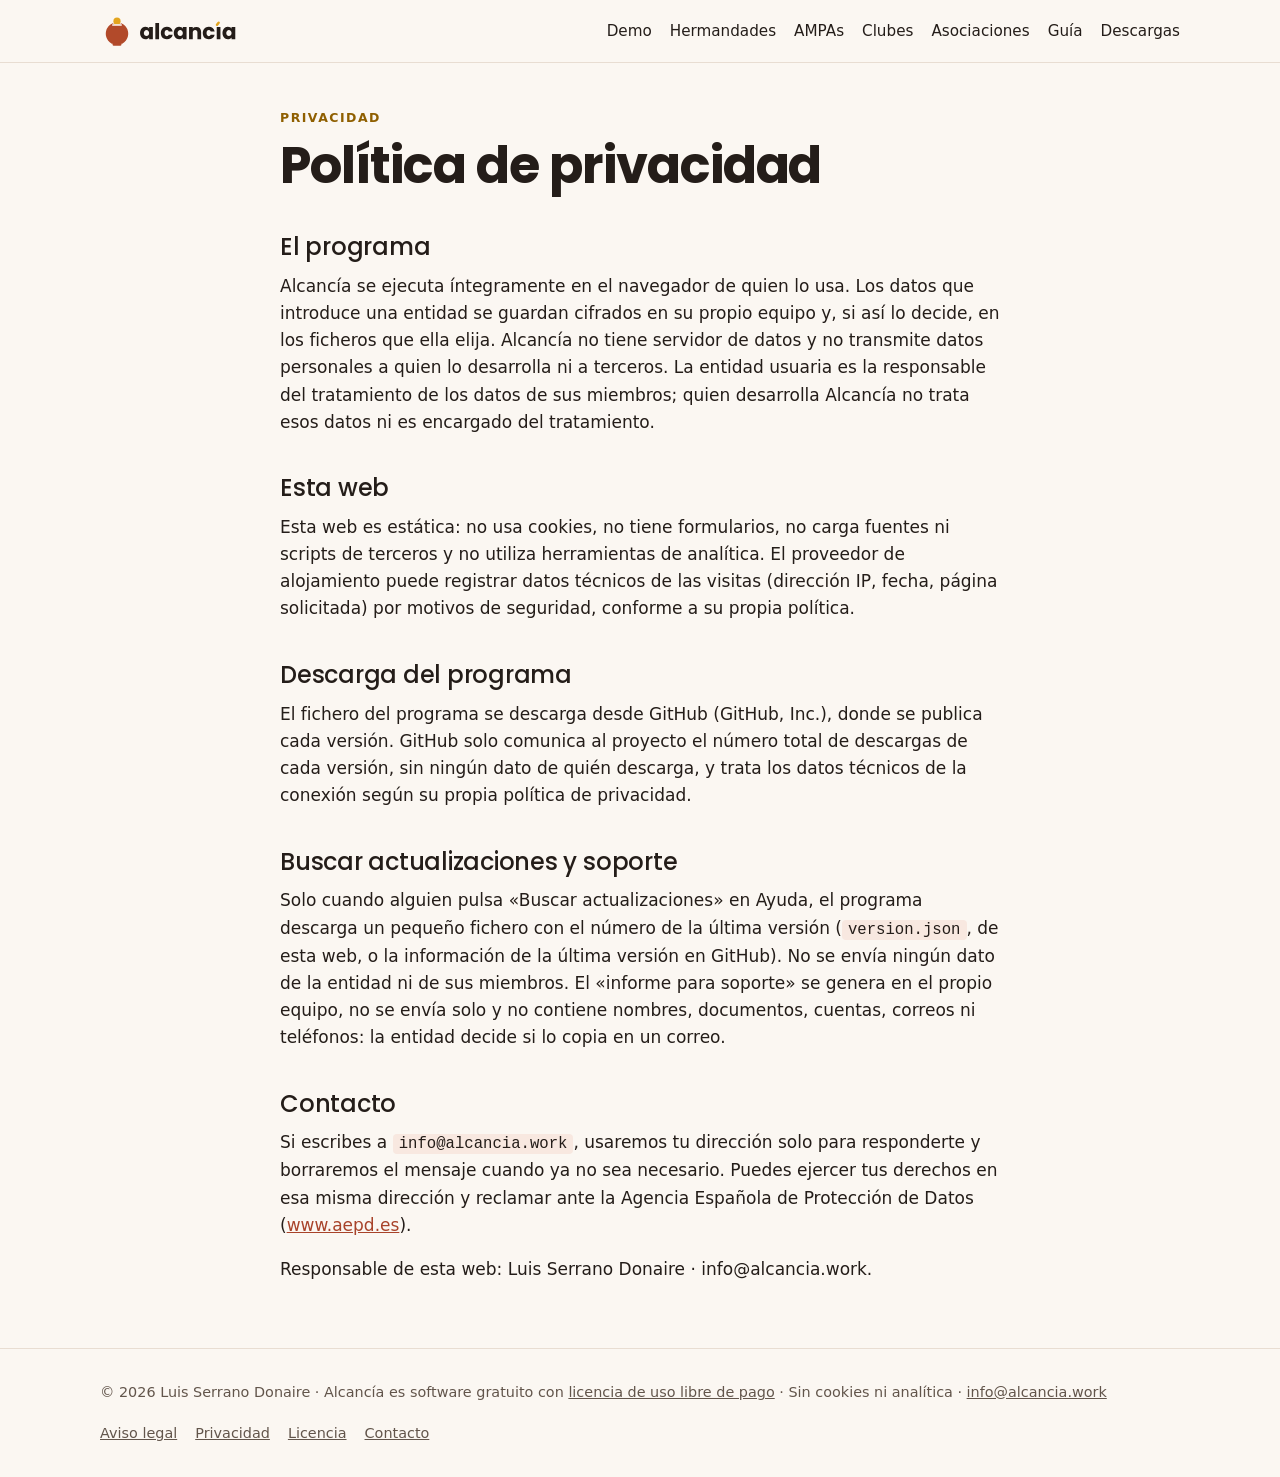
<file: privacidad.html>
<!doctype html>
<html lang="es">
<head>
<meta charset="utf-8">
<meta name="viewport" content="width=device-width, initial-scale=1, viewport-fit=cover">
<title>Privacidad · Alcancía</title>
<meta name="description" content="Política de privacidad de la web y del programa Alcancía.">
<link rel="icon" href="data:image/svg+xml,%3Csvg xmlns=%22http://www.w3.org/2000/svg%22 viewBox=%220 0 100.0 100.0%22 width=%22100%22 height=%22100%22%3E%3Ctitle%3EAlcanc%C3%ADa%3C/title%3E%3Crect width=%22100%22 height=%22100%22 rx=%2222%22 fill=%22%23b24a2a%22/%3E%3Cg transform=%22translate%2815 15%29 scale%28.7%29%22%3E%3Cdefs%3E%3CclipPath id=%22ranura-a%22%3E%3Crect x=%220%22 y=%220%22 width=%22100%22 height=%2231%22/%3E%3C/clipPath%3E%3C/defs%3E%3Cpath fill=%22%23ffffff%22 d=%22M34.6 87.2A33 33 0 1 1 65.4 87.2Z%22/%3E%3Crect x=%2237%22 y=%2284.5%22 width=%2226%22 height=%229%22 rx=%223.5%22 fill=%22%23ffffff%22/%3E%3Cg clip-path=%22url%28%23ranura-a%29%22%3E%3Ccircle cx=%2250%22 cy=%2221%22 r=%2213.2%22 fill=%22%23b24a2a%22/%3E%3Ccircle cx=%2250%22 cy=%2221%22 r=%2210.6%22 fill=%22%23e3a51f%22/%3E%3C/g%3E%3Cpath d=%22M37.5 32.5H62.5%22 stroke=%22%23b24a2a%22 stroke-width=%224.6%22 stroke-linecap=%22round%22/%3E%3C/g%3E%3C/svg%3E">
<link rel="stylesheet" href="site.css">
</head>
<body>
<header class="cabecera"><div class="envoltorio"><a class="marca" href="index.html"><svg class="marca-logo" viewBox="0 0 405.9 100" role="img" aria-label="Alcancía" focusable="false"><defs><clipPath id="ranura-marca-logo"><rect x="0" y="0" width="100" height="31"/></clipPath></defs><path fill="var(--marca-barro,#b24a2a)" d="M34.6 87.2A33 33 0 1 1 65.4 87.2Z"/><rect x="37" y="84.5" width="26" height="9" rx="3.5" fill="var(--marca-barro,#b24a2a)"/><g clip-path="url(#ranura-marca-logo)"><circle cx="50" cy="21" r="13.2" fill="var(--marca-hueco,#fbf7f2)"/><circle cx="50" cy="21" r="10.6" fill="var(--marca-moneda,#e3a51f)"/></g><path d="M37.5 32.5H62.5" stroke="var(--marca-hueco,#fbf7f2)" stroke-width="4.6" stroke-linecap="round"/><path fill="var(--marca-tinta,#241d19)" d="M133.536 37.775999999999996Q137.312 37.775999999999996 140.16000000000003 39.312Q143.008 40.848 144.544 43.343999999999994V38.288H155.488V74.0H144.544V68.944Q142.944 71.44 140.096 72.976Q137.248 74.512 133.472 74.512Q129.12 74.512 125.536 72.24000000000001Q121.952 69.968 119.872 65.77600000000001Q117.792 61.584 117.792 56.08Q117.792 50.576 119.872 46.416Q121.952 42.256 125.536 40.016Q129.12 37.775999999999996 133.536 37.775999999999996ZM136.736 47.312Q133.472 47.312 131.2 49.647999999999996Q128.928 51.983999999999995 128.928 56.08Q128.928 60.176 131.2 62.576Q133.472 64.976 136.736 64.976Q140.0 64.976 142.272 62.608000000000004Q144.544 60.24 144.544 56.144Q144.544 52.048 142.272 49.68Q140.0 47.312 136.736 47.312ZM173.728 26.64V74.0H162.784V26.64ZM196.768 37.775999999999996Q203.488 37.775999999999996 208.0 41.296Q212.512 44.816 213.92000000000002 51.216H202.27200000000002Q200.8 47.120000000000005 196.57600000000002 47.120000000000005Q193.568 47.120000000000005 191.776 49.456Q189.984 51.792 189.984 56.144Q189.984 60.496 191.776 62.83200000000001Q193.568 65.168 196.57600000000002 65.168Q200.8 65.168 202.27200000000002 61.072H213.92000000000002Q212.512 67.344 207.96800000000002 70.928Q203.424 74.512 196.768 74.512Q191.52 74.512 187.45600000000002 72.27199999999999Q183.39200000000002 70.032 181.12 65.872Q178.848 61.712 178.848 56.144Q178.848 50.576 181.12 46.416Q183.39200000000002 42.256 187.45600000000002 40.016Q191.52 37.775999999999996 196.768 37.775999999999996ZM232.672 37.775999999999996Q236.448 37.775999999999996 239.296 39.312Q242.144 40.848 243.68 43.343999999999994V38.288H254.624V74.0H243.68V68.944Q242.07999999999998 71.44 239.23199999999997 72.976Q236.384 74.512 232.608 74.512Q228.256 74.512 224.672 72.24000000000001Q221.088 69.968 219.00799999999998 65.77600000000001Q216.928 61.584 216.928 56.08Q216.928 50.576 219.00799999999998 46.416Q221.088 42.256 224.672 40.016Q228.256 37.775999999999996 232.672 37.775999999999996ZM235.87199999999999 47.312Q232.608 47.312 230.336 49.647999999999996Q228.064 51.983999999999995 228.064 56.08Q228.064 60.176 230.336 62.576Q232.608 64.976 235.87199999999999 64.976Q239.136 64.976 241.40800000000002 62.608000000000004Q243.68 60.24 243.68 56.144Q243.68 52.048 241.40800000000002 49.68Q239.136 47.312 235.87199999999999 47.312ZM297.44 53.135999999999996V74.0H286.56V54.608000000000004Q286.56 51.024 284.704 49.04Q282.848 47.056 279.712 47.056Q276.576 47.056 274.72 49.04Q272.864 51.024 272.864 54.608000000000004V74.0H261.92V38.288H272.864V43.024Q274.528 40.656 277.34400000000005 39.28Q280.16 37.903999999999996 283.68 37.903999999999996Q289.952 37.903999999999996 293.696 41.967999999999996Q297.44 46.032 297.44 53.135999999999996ZM320.15999999999997 37.775999999999996Q326.88 37.775999999999996 331.392 41.296Q335.904 44.816 337.312 51.216H325.664Q324.192 47.120000000000005 319.96799999999996 47.120000000000005Q316.96 47.120000000000005 315.168 49.456Q313.376 51.792 313.376 56.144Q313.376 60.496 315.168 62.83200000000001Q316.96 65.168 319.96799999999996 65.168Q324.192 65.168 325.664 61.072H337.312Q335.904 67.344 331.36 70.928Q326.816 74.512 320.15999999999997 74.512Q314.912 74.512 310.84799999999996 72.27199999999999Q306.784 70.032 304.51199999999994 65.872Q302.23999999999995 61.712 302.23999999999995 56.144Q302.23999999999995 50.576 304.51199999999994 46.416Q306.784 42.256 310.84799999999996 40.016Q314.912 37.775999999999996 320.15999999999997 37.775999999999996Z M354.27200000000005 38.288V74.0H343.32800000000003V38.288Z M375.968 37.775999999999996Q379.744 37.775999999999996 382.592 39.312Q385.44 40.848 386.976 43.343999999999994V38.288H397.92V74.0H386.976V68.944Q385.37600000000003 71.44 382.528 72.976Q379.68 74.512 375.904 74.512Q371.552 74.512 367.968 72.24000000000001Q364.384 69.968 362.304 65.77600000000001Q360.224 61.584 360.224 56.08Q360.224 50.576 362.304 46.416Q364.384 42.256 367.968 40.016Q371.552 37.775999999999996 375.968 37.775999999999996ZM379.168 47.312Q375.904 47.312 373.632 49.647999999999996Q371.36 51.983999999999995 371.36 56.08Q371.36 60.176 373.632 62.576Q375.904 64.976 379.168 64.976Q382.432 64.976 384.704 62.608000000000004Q386.976 60.24 386.976 56.144Q386.976 52.048 384.704 49.68Q382.432 47.312 379.168 47.312Z"/><rect x="342.88" y="21.33" width="7.36" height="14.72" rx="3.68" fill="var(--marca-moneda,#e3a51f)" transform="rotate(40 346.56 28.69)"/></svg></a><nav aria-label="Principal"><a href="demo/">Demo</a><a href="hermandades.html">Hermandades</a><a href="ampas.html">AMPAs</a><a href="clubes.html">Clubes</a><a href="asociaciones.html">Asociaciones</a><a href="guia.html">Guía</a><a href="descargas.html">Descargas</a></nav></div></header>
<main>
<div class="envoltorio documento">
<p class="antetitulo">Privacidad</p><h1>Política de privacidad</h1>
<h2>El programa</h2><p>Alcancía se ejecuta íntegramente en el navegador de quien lo usa. Los datos que introduce una entidad se guardan cifrados en su propio equipo y, si así lo decide, en los ficheros que ella elija. Alcancía no tiene servidor de datos y no transmite datos personales a quien lo desarrolla ni a terceros. La entidad usuaria es la responsable del tratamiento de los datos de sus miembros; quien desarrolla Alcancía no trata esos datos ni es encargado del tratamiento.</p>
<h2>Esta web</h2><p>Esta web es estática: no usa cookies, no tiene formularios, no carga fuentes ni scripts de terceros y no utiliza herramientas de analítica. El proveedor de alojamiento puede registrar datos técnicos de las visitas (dirección IP, fecha, página solicitada) por motivos de seguridad, conforme a su propia política.</p>
<h2>Descarga del programa</h2><p>El fichero del programa se descarga desde GitHub (GitHub, Inc.), donde se publica cada versión. GitHub solo comunica al proyecto el número total de descargas de cada versión, sin ningún dato de quién descarga, y trata los datos técnicos de la conexión según su propia política de privacidad.</p><h2>Buscar actualizaciones y soporte</h2><p>Solo cuando alguien pulsa «Buscar actualizaciones» en Ayuda, el programa descarga un pequeño fichero con el número de la última versión (<span class="dato">version.json</span>, de esta web, o la información de la última versión en GitHub). No se envía ningún dato de la entidad ni de sus miembros. El «informe para soporte» se genera en el propio equipo, no se envía solo y no contiene nombres, documentos, cuentas, correos ni teléfonos: la entidad decide si lo copia en un correo.</p>
<h2>Contacto</h2><p>Si escribes a <span class="dato">info@alcancia.work</span>, usaremos tu dirección solo para responderte y borraremos el mensaje cuando ya no sea necesario. Puedes ejercer tus derechos en esa misma dirección y reclamar ante la Agencia Española de Protección de Datos (<a href="https://www.aepd.es">www.aepd.es</a>).</p>
<p>Responsable de esta web: Luis Serrano Donaire · info@alcancia.work.</p></div>
</main>
<footer class="pie"><div class="envoltorio"><span>© 2026 Luis Serrano Donaire · Alcancía es software gratuito con <a href="licencia.html">licencia de uso libre de pago</a> · Sin cookies ni analítica · <a href="mailto:info@alcancia.work">info@alcancia.work</a></span>
<nav aria-label="Legal"><a href="aviso-legal.html">Aviso legal</a><a href="privacidad.html">Privacidad</a><a href="licencia.html">Licencia</a><a href="guia.html#contacto">Contacto</a></nav></div></footer>
</body>
</html>
</file>
<file: site.css>
/* Alcancía · web del proyecto
   Identidad: barro de alcancía (terracota), el oro de la moneda y papel cálido. Títulos en Poppins.
   La web no carga nada de terceros (coherente con la promesa de privacidad): la fuente se sirve desde aquí. */
@font-face { font-family: "Poppins"; font-weight: 500; font-style: normal; font-display: swap; src: url(fuentes/poppins-500.woff) format("woff"); }
@font-face { font-family: "Poppins"; font-weight: 700; font-style: normal; font-display: swap; src: url(fuentes/poppins-700.woff) format("woff"); }
:root {
  --papel: #fbf7f2; --superficie: #ffffff; --tinta: #241d19; --tinta-2: #62554b; --linea: #e8ddd2;
  --azul: #a8432a; --azul-suave: #f8e8e0; --sello: #8f5f00; --sello-suave: #fbf0d6;
  --marca-barro: #b24a2a; --marca-moneda: #e3a51f; --marca-canto: #b97f0c; --marca-tinta: #241d19; --marca-hueco: var(--papel);
  --f-titulo: "Poppins", system-ui, -apple-system, "Segoe UI", Roboto, sans-serif;
  --f-texto: system-ui, -apple-system, "Segoe UI", Roboto, Ubuntu, "Helvetica Neue", Arial, sans-serif;
  --f-dato: ui-monospace, "SF Mono", Consolas, "Liberation Mono", monospace;
  color-scheme: light;
}
@media (prefers-color-scheme: dark) {
  :root { --papel: #17120f; --superficie: #211a16; --tinta: #f3ece6; --tinta-2: #bcaea2; --linea: #3a2f28;
    --azul: #f0906c; --azul-suave: #3b2219; --sello: #f2c35a; --sello-suave: #3a2c10;
    --marca-barro: #f0906c; --marca-moneda: #f2c35a; --marca-tinta: #f3ece6; color-scheme: dark; }
}
* { box-sizing: border-box; }
html { scroll-behavior: smooth; }
@media (prefers-reduced-motion: reduce) { html { scroll-behavior: auto; } }
body { margin: 0; background: var(--papel); color: var(--tinta); font: 17px/1.6 var(--f-texto); }
a { color: var(--azul); }
:focus-visible { outline: 3px solid var(--sello); outline-offset: 2px; }
img { max-width: 100%; height: auto; display: block; }
.envoltorio { max-width: 1120px; margin: 0 auto; padding-left: max(20px, env(safe-area-inset-left, 0px)); padding-right: max(20px, env(safe-area-inset-right, 0px)); }
h1, h2, h3 { font-family: var(--f-titulo); font-weight: 700; line-height: 1.15; text-wrap: balance; margin: 0 0 .5em; }
h1 { font-size: clamp(2rem, 4.4vw, 3.2rem); letter-spacing: -.02em; }
h2, h3 { font-weight: 500; letter-spacing: -.01em; }
h2 { font-size: clamp(1.6rem, 3vw, 2.2rem); }
h3 { font-size: 1.25rem; }
p { margin: 0 0 1em; max-width: 68ch; }
.antetitulo { font: 600 .78rem/1.2 var(--f-texto); text-transform: uppercase; letter-spacing: .12em; color: var(--sello); margin-bottom: .8em; }

/* cabecera */
.cabecera { border-bottom: 1px solid var(--linea); background: var(--papel); position: sticky; top: 0; z-index: 5; }
.cabecera .envoltorio { display: flex; align-items: center; gap: 22px; padding-block: 14px; flex-wrap: wrap; }
.marca { display: flex; align-items: center; gap: 10px; font: 700 1.25rem var(--f-titulo); color: var(--tinta); text-decoration: none; }
.marca svg.marca-logo { width: auto; height: 34px; display: block; }
.cabecera nav { display: flex; gap: 18px; flex-wrap: wrap; flex: 1; justify-content: flex-end; }
.cabecera nav a { color: var(--tinta); text-decoration: none; font-size: .95rem; }
.cabecera nav a:hover, .cabecera nav a[aria-current] { color: var(--azul); text-decoration: underline; text-underline-offset: 4px; }

.boton { display: inline-flex; align-items: center; gap: 8px; padding: 12px 20px; border-radius: 8px; font-weight: 600; text-decoration: none; border: 1.5px solid var(--azul); color: var(--azul); background: transparent; }
.boton.lleno { background: var(--azul); color: var(--papel); }
.boton:hover { filter: brightness(1.08); }
.acciones { display: flex; gap: 12px; flex-wrap: wrap; margin: 1.6em 0 1em; }

/* portada */
.portada { padding-block: 64px 40px; display: grid; grid-template-columns: 1.05fr 1fr; gap: 48px; align-items: center; }
.portada > * { min-width: 0; }
.entradilla { font-size: 1.2rem; color: var(--tinta-2); }
.garantias { list-style: none; padding: 0; margin: 0; display: flex; gap: 8px 22px; flex-wrap: wrap; font-size: .92rem; color: var(--tinta-2); }
.garantias li::before { content: "✓ "; color: var(--sello); font-weight: 700; }
.captura { border-radius: 12px; border: 1px solid var(--linea); box-shadow: 0 24px 60px -24px rgba(20, 33, 46, .35); overflow: hidden; background: var(--superficie); }
@media (max-width: 880px) { .portada { grid-template-columns: 1fr; padding-block: 36px 24px; } }

.seccion { padding-block: 56px; border-top: 1px solid var(--linea); }
.seccion.tinte { background: var(--azul-suave); border-top: 0; }
.rejilla { display: grid; gap: 28px; grid-template-columns: repeat(auto-fit, minmax(240px, 1fr)); }
.rejilla > * { min-width: 0; }
.funcion h3 { display: flex; gap: 10px; align-items: baseline; }
.funcion h3 span { font: 600 .8rem var(--f-dato); color: var(--sello); }
.funcion p { color: var(--tinta-2); font-size: .98rem; }

/* esquema de privacidad */
.esquema { display: grid; grid-template-columns: 1fr auto 1fr auto 1fr; gap: 14px; align-items: center; margin-top: 28px; }
.nodo { background: var(--superficie); border: 1px solid var(--linea); border-radius: 10px; padding: 18px; min-width: 0; }
.nodo strong { display: block; font-family: var(--f-titulo); font-size: 1.1rem; margin-bottom: 4px; }
.nodo small { color: var(--tinta-2); }
.nodo.tachado { border-style: dashed; color: var(--tinta-2); background: transparent; }
.flecha { font: 600 .85rem var(--f-dato); color: var(--sello); text-align: center; }
@media (max-width: 780px) { .esquema { grid-template-columns: 1fr; } .flecha { transform: none; } }

.perfiles { display: grid; gap: 20px; grid-template-columns: repeat(auto-fit, minmax(220px, 1fr)); }
.perfil { display: block; padding: 22px; border: 1px solid var(--linea); border-radius: 10px; background: var(--superficie); text-decoration: none; color: var(--tinta); }
.perfil:hover { border-color: var(--azul); }
.perfil .vocablos { font: .85rem var(--f-dato); color: var(--sello); }
.perfil p { color: var(--tinta-2); font-size: .95rem; margin: .4em 0 0; }

.pasos { counter-reset: paso; list-style: none; padding: 0; display: grid; gap: 22px; grid-template-columns: repeat(auto-fit, minmax(230px, 1fr)); }
.pasos li { counter-increment: paso; border-top: 2px solid var(--tinta); padding-top: 14px; }
.pasos li::before { content: "Paso " counter(paso); display: block; font: 600 .8rem var(--f-dato); color: var(--sello); text-transform: uppercase; letter-spacing: .08em; margin-bottom: 6px; }

details { border-bottom: 1px solid var(--linea); padding: 14px 0; }
summary { cursor: pointer; font-weight: 600; font-size: 1.05rem; }
details p { margin: .6em 0 0; color: var(--tinta-2); }

.ficha-perfil { display: grid; grid-template-columns: 2fr 1fr; gap: 40px; }
.ficha-perfil > * { min-width: 0; }
.tabla { overflow-x: auto; }
.tabla table { border-collapse: collapse; width: 100%; font-size: .95rem; }
.tabla th, .tabla td { text-align: left; padding: 10px 12px; border-bottom: 1px solid var(--linea); vertical-align: top; }
.tabla th { font-weight: 600; background: var(--azul-suave); }
.nota { background: var(--sello-suave); border-left: 0; border-radius: 10px; padding: 16px 18px; font-size: .95rem; }
@media (max-width: 880px) { .ficha-perfil { grid-template-columns: 1fr; } }

.documento { max-width: 760px; padding-block: 48px; }
.documento h2 { margin-top: 1.6em; font-size: 1.5rem; }
.documento li { margin-bottom: .4em; }
code, .dato { font-family: var(--f-dato); font-size: .92em; background: var(--azul-suave); padding: 1px 6px; border-radius: 4px; }

.pie { border-top: 1px solid var(--linea); padding-block: 32px; font-size: .9rem; color: var(--tinta-2); }
.pie .envoltorio { display: flex; gap: 18px 32px; flex-wrap: wrap; justify-content: space-between; }
.pie nav { display: flex; gap: 18px; flex-wrap: wrap; }
.pie a { color: var(--tinta-2); }

/* licencia y autoría (portada) */
.licencia-cols { display: grid; grid-template-columns: repeat(auto-fit, minmax(280px, 1fr)); gap: 20px; margin: 24px 0; }
.lic { background: var(--superficie); border: 1px solid var(--linea); border-radius: 12px; padding: 22px 24px; min-width: 0; }
.lic h3 { margin-bottom: .6em; }
.lic ul { margin: 0; padding-left: 1.2em; } .lic li { margin-bottom: .45em; }
.lic.si { border-top: 4px solid var(--azul); } .lic.no { border-top: 4px solid var(--tinta-2); }
.nota { color: var(--tinta-2); font-size: .95rem; }
.autor { display: grid; grid-template-columns: 160px 1fr; gap: 40px; align-items: center; }
.autor > div { min-width: 0; }
.autor-marca { background: var(--sello-suave); border-radius: 50%; aspect-ratio: 1; display: grid; place-items: center; max-width: 160px; --marca-hueco: var(--sello-suave); }
.autor-simbolo { width: 62%; height: auto; }
@media (max-width: 640px) { .autor { grid-template-columns: 1fr; gap: 20px; } .autor-marca { max-width: 110px; } }
.pie a { color: inherit; }
.nota-demo { color: var(--tinta-2); font-size: .92rem; margin-top: 12px; }

/* descargas */
.caja-descarga { display: grid; grid-template-columns: 1.4fr 1fr; gap: 28px; align-items: center; background: var(--azul-suave); border-radius: 14px; padding: 28px; margin: 8px 0 18px; }
.caja-descarga > * { min-width: 0; }
.caja-descarga h2 { margin-top: 0; }
.datos-descarga { list-style: none; margin: 0; padding: 0; font-size: .95rem; }
.datos-descarga li { padding: 8px 0; border-bottom: 1px solid var(--linea); display: grid; grid-template-columns: 96px 1fr; gap: 8px; }
.datos-descarga strong { color: var(--tinta-2); font-weight: 600; }
@media (max-width: 720px) { .caja-descarga { grid-template-columns: 1fr; padding: 20px; } }
</file>
